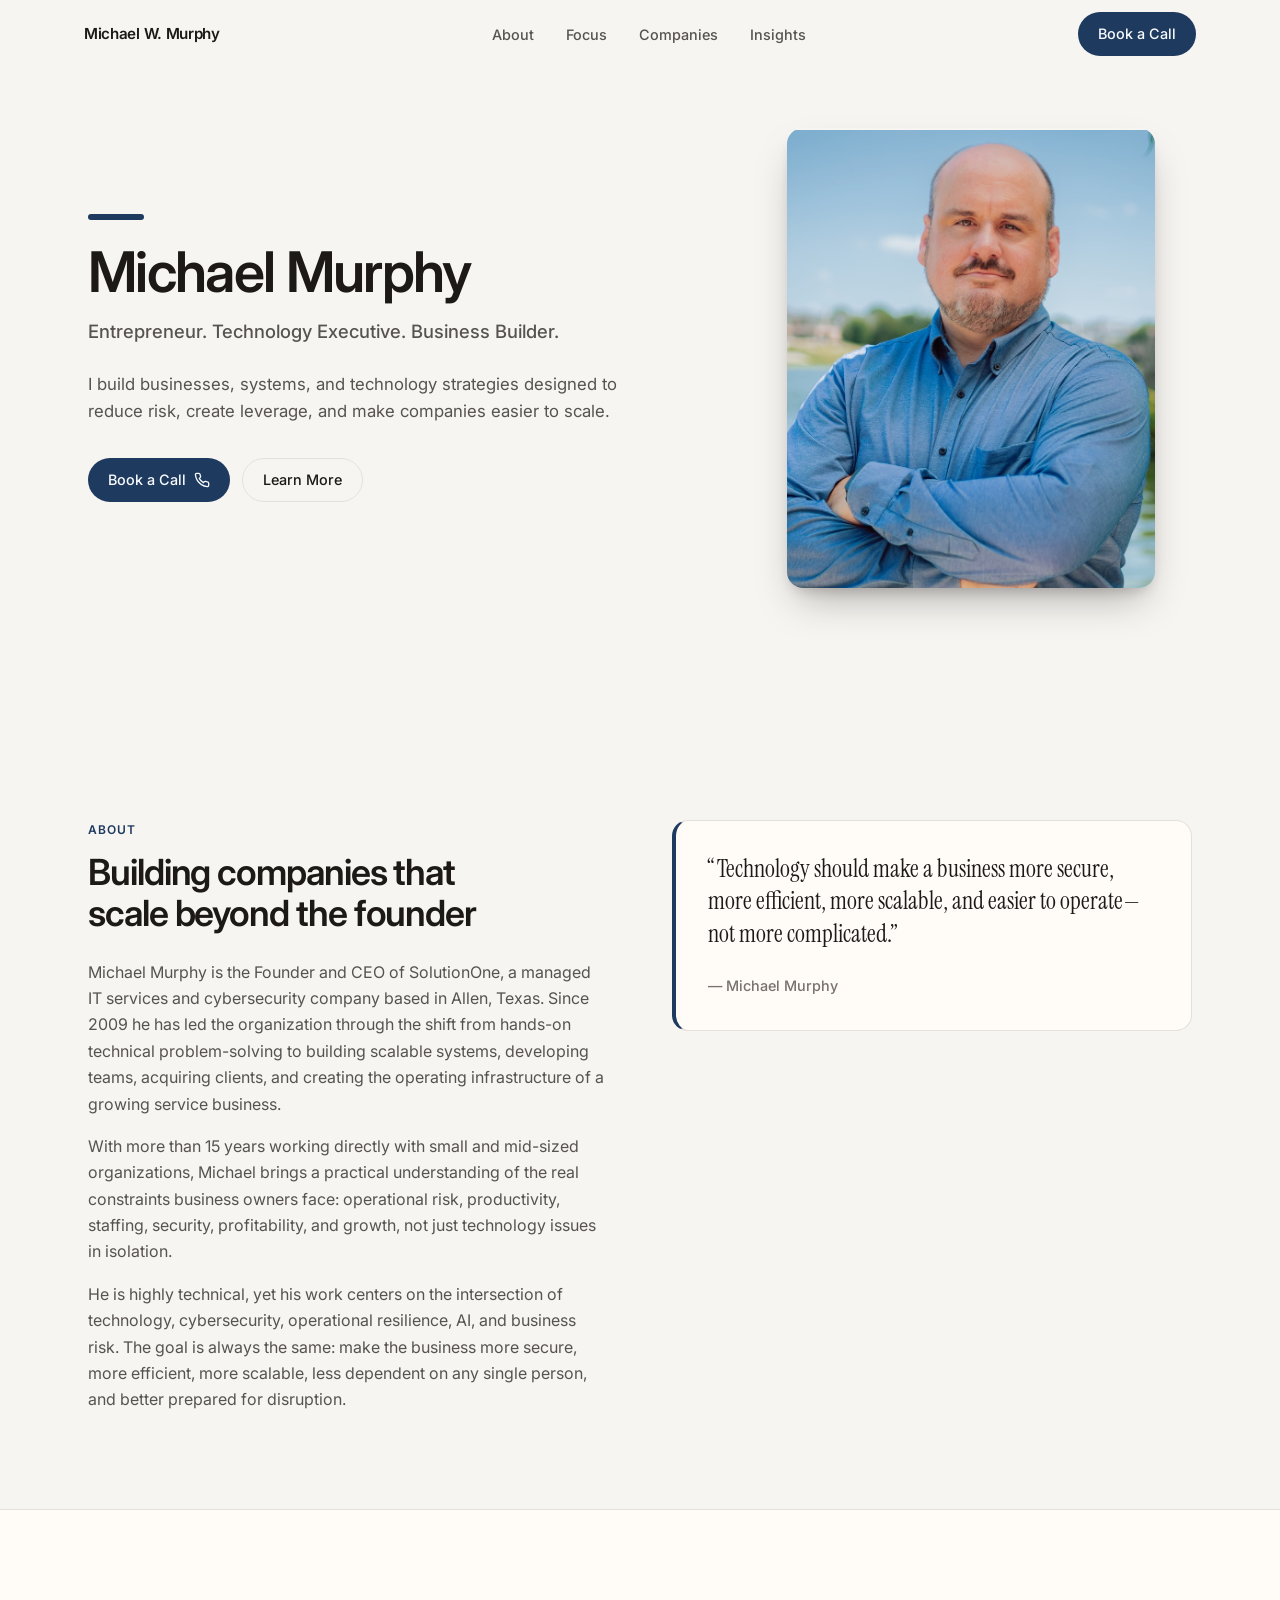
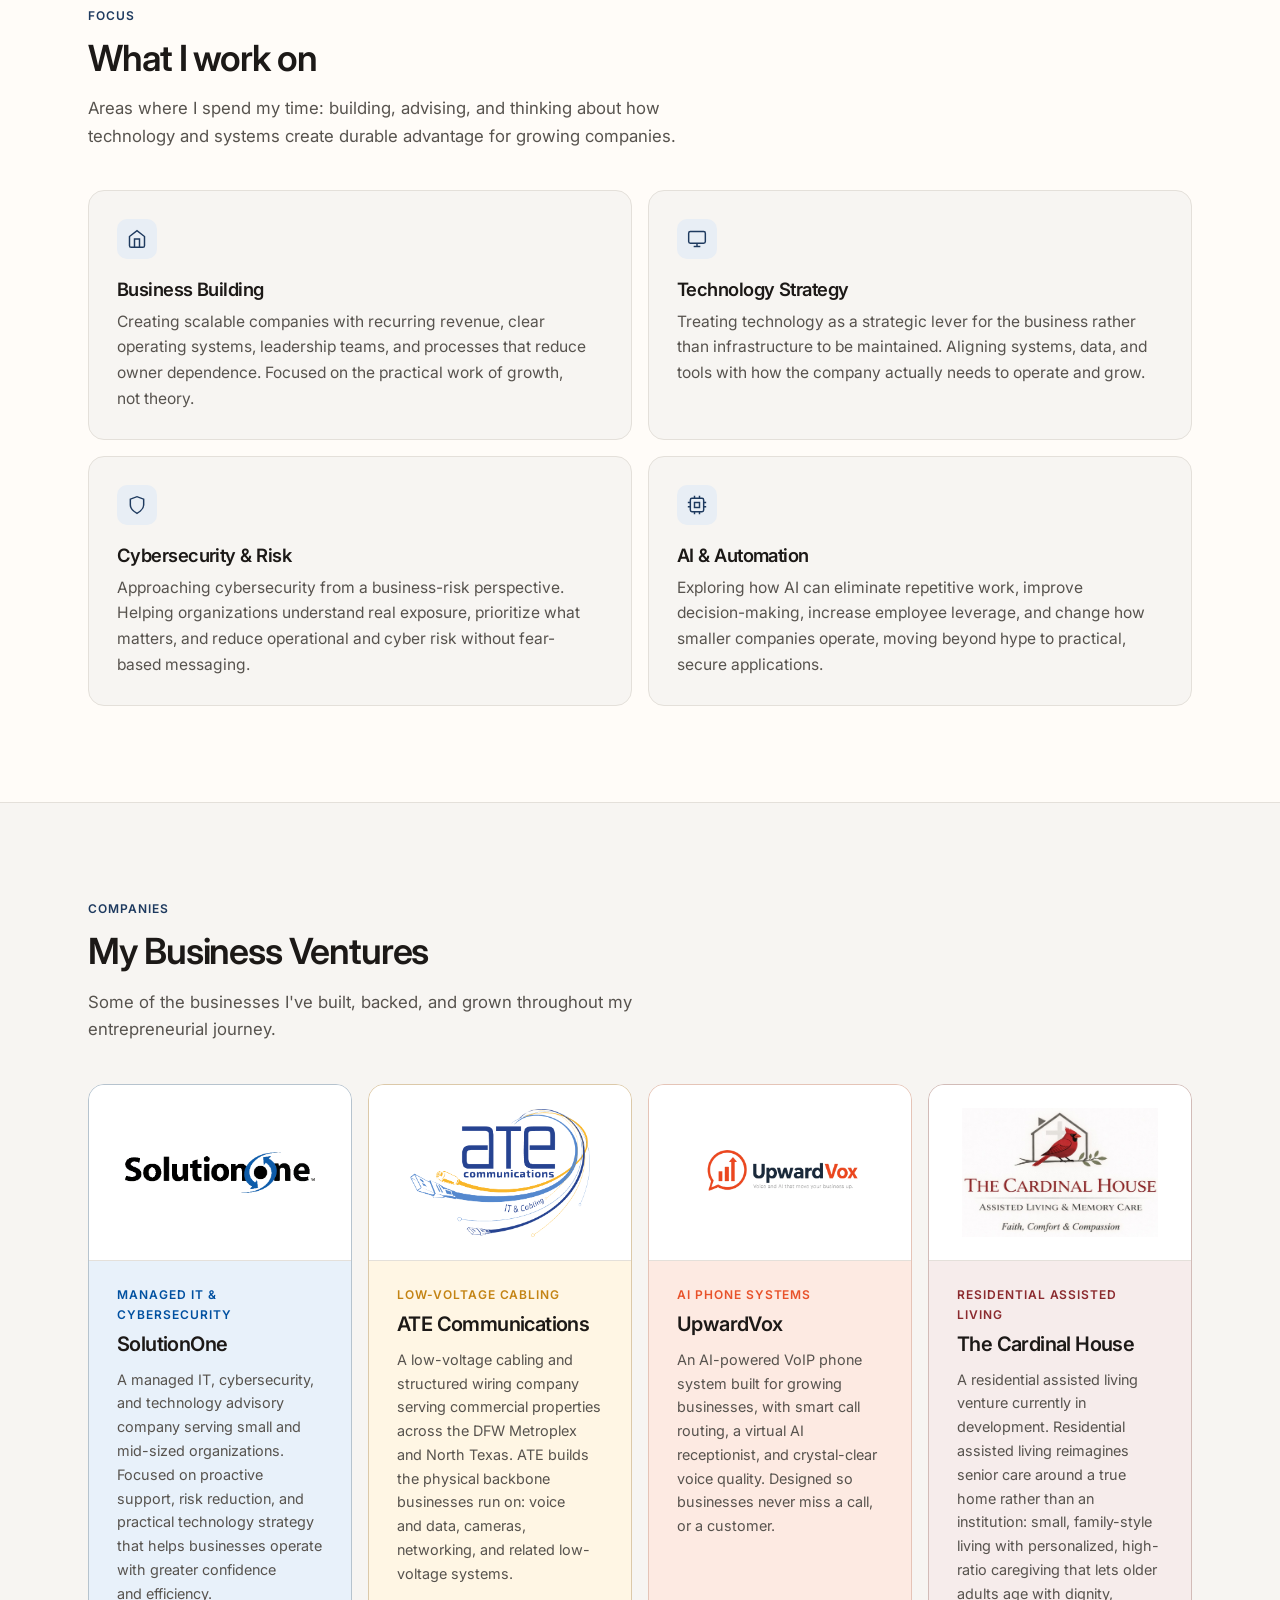
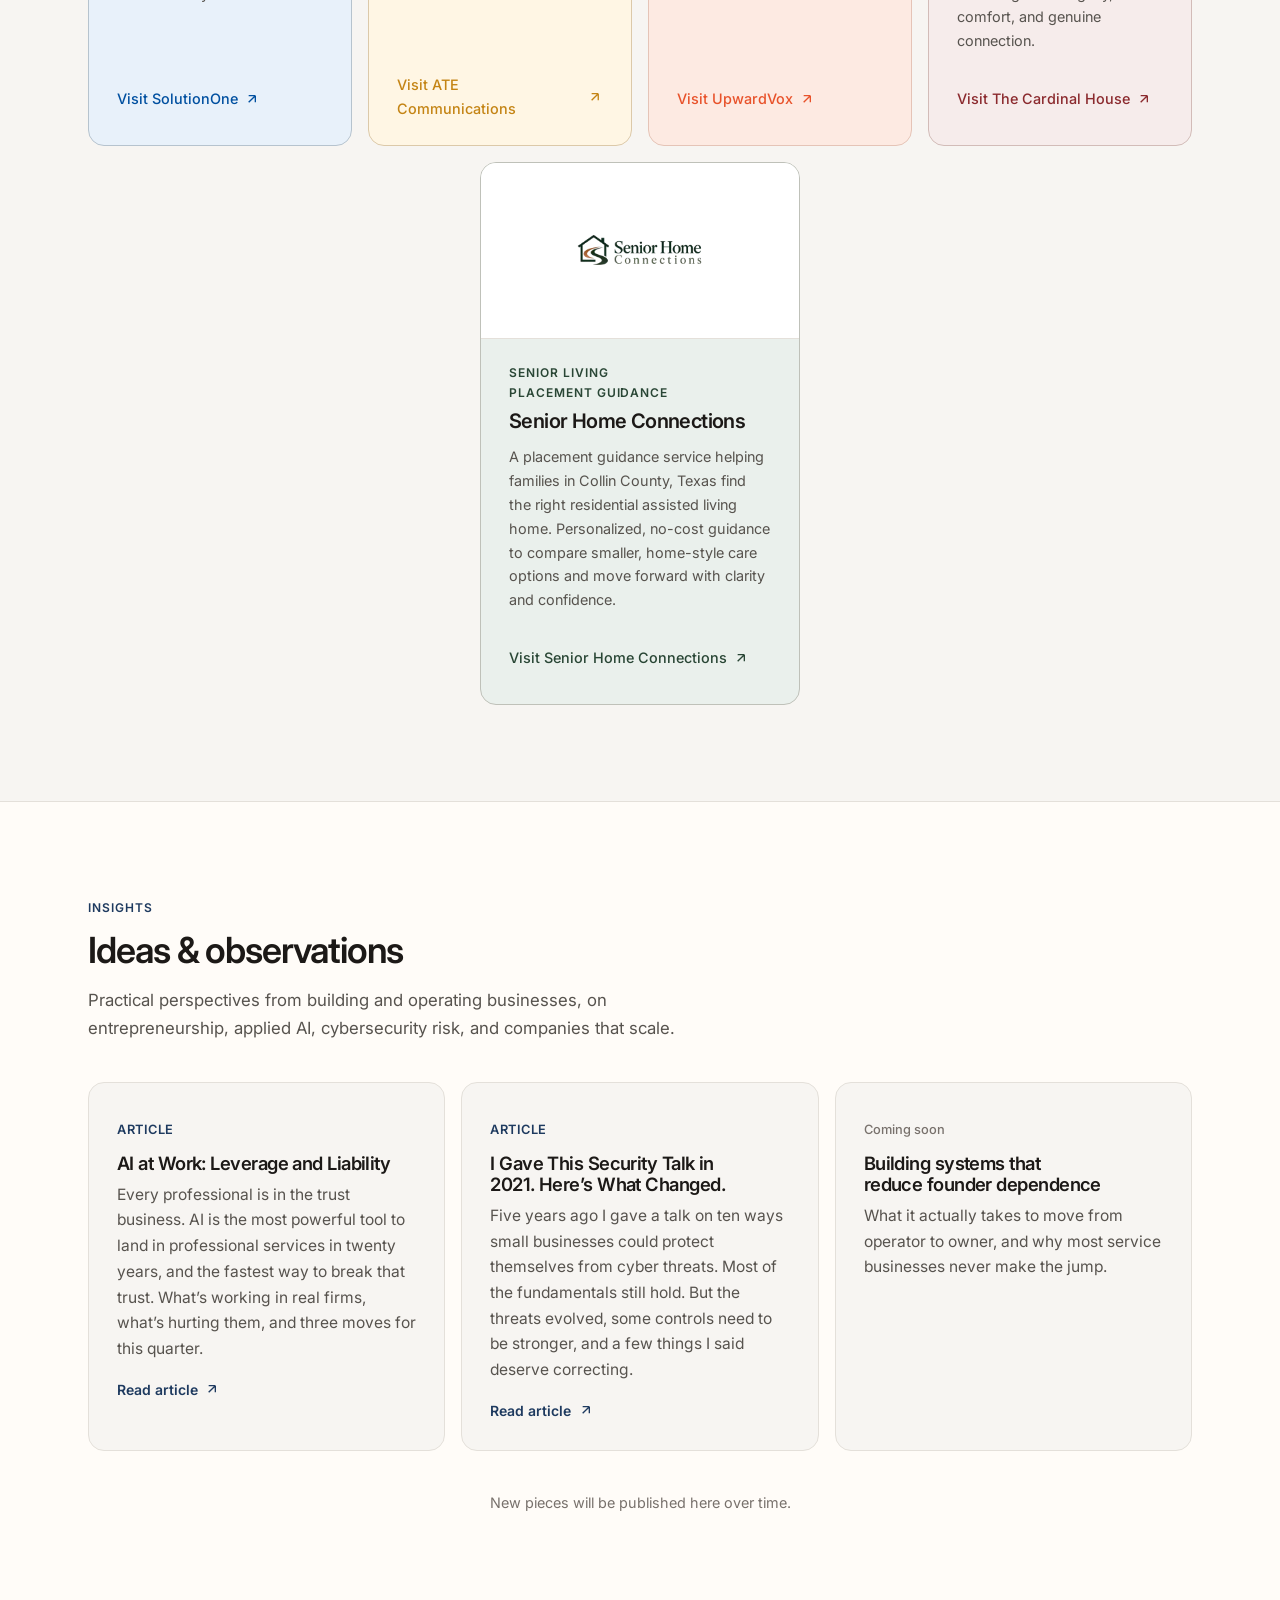
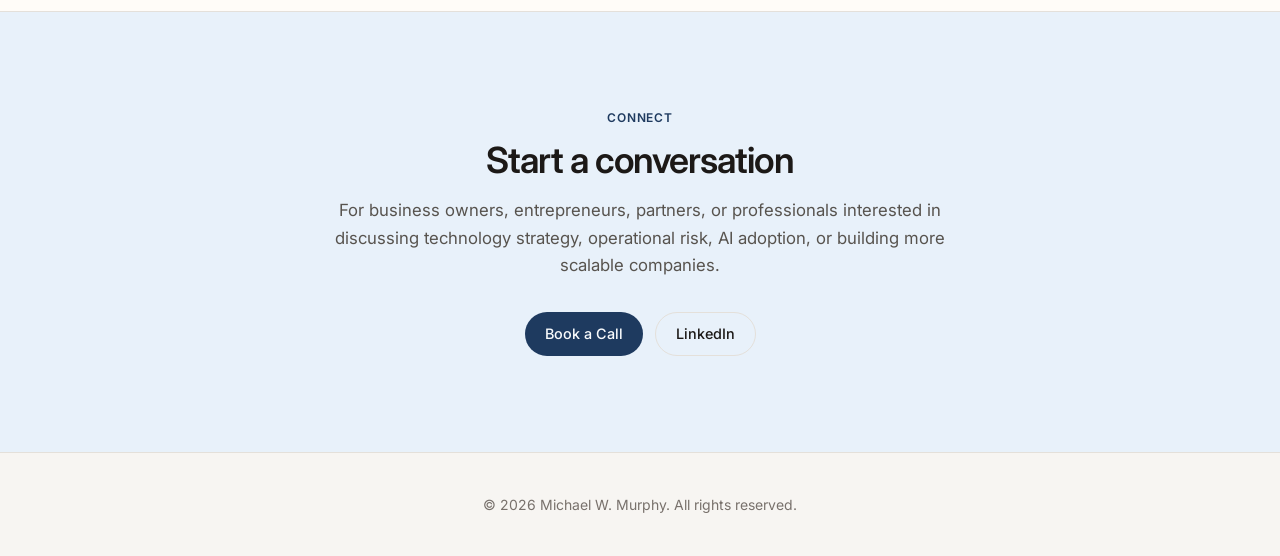
<file: index.html>
<!DOCTYPE html>
<html lang="en">
<head>
  <meta charset="utf-8" />
  <meta name="viewport" content="width=device-width, initial-scale=1" />
  <title>Michael Murphy</title>
  <meta name="description" content="Michael Murphy is an entrepreneur, technology executive, and business builder. Founder & CEO of SolutionOne." />
  <meta name="theme-color" content="#f7f5f2" />
  <link rel="icon" type="image/svg+xml" href="favicon.svg" />
  <link rel="preconnect" href="https://fonts.googleapis.com" />
  <link rel="preconnect" href="https://fonts.gstatic.com" crossorigin />
  <link href="https://fonts.googleapis.com/css2?family=Instrument+Serif:ital@0;1&family=Inter:wght@400;500;600;700&display=swap" rel="stylesheet" />
  <link rel="stylesheet" href="css/site.css" />
</head>
<body>
  <header class="nav" id="nav">
    <div class="nav-inner">
      <a href="#top" class="logo">Michael W. Murphy</a>
      <ul class="nav-links">
        <li><a href="#about">About</a></li>
        <li><a href="#work">Focus</a></li>
        <li><a href="#companies">Companies</a></li>
        <li><a href="#insights">Insights</a></li>
      </ul>
      <a class="btn btn-primary nav-cta-desktop" href="https://calendly.com/mwmurphy/phone" target="_blank" rel="noopener noreferrer">Book a Call</a>
      <button class="menu-btn" id="menuBtn" type="button" aria-label="Open menu" aria-expanded="false">
        <svg width="24" height="24" viewBox="0 0 24 24" fill="none" stroke="currentColor" stroke-width="2"><path d="M4 6h16M4 12h16M4 18h16"/></svg>
      </button>
    </div>
  </header>
  <div class="mobile-menu" id="mobileMenu">
    <a href="#about">About</a>
    <a href="#work">Focus</a>
    <a href="#companies">Companies</a>
    <a href="#insights">Insights</a>
    <a href="https://calendly.com/mwmurphy/phone" target="_blank" rel="noopener noreferrer">Book a Call</a>
  </div>

  <main id="top">
    <section class="hero">
      <div>
        <div class="bar hero-stagger"></div>
        <h1 class="hero-stagger">Michael Murphy</h1>
        <p class="tag hero-stagger">Entrepreneur. Technology Executive. Business Builder.</p>
        <p class="lede hero-stagger">I build businesses, systems, and technology strategies designed to reduce risk, create leverage, and make companies easier to scale.</p>
        <div class="actions hero-stagger">
          <a class="btn btn-primary" href="https://calendly.com/mwmurphy/phone" target="_blank" rel="noopener noreferrer">
            Book a Call
            <svg width="16" height="16" viewBox="0 0 24 24" fill="none" stroke="currentColor" stroke-width="2"><path d="M22 16.92v3a2 2 0 0 1-2.18 2 19.79 19.79 0 0 1-8.63-3.07 19.5 19.5 0 0 1-6-6 19.79 19.79 0 0 1-3.07-8.67A2 2 0 0 1 4.11 2h3a2 2 0 0 1 2 1.72c.13.81.36 1.6.7 2.34a2 2 0 0 1-.45 2.11L8.09 9.91a16 16 0 0 0 6 6l1.27-1.27a2 2 0 0 1 2.11-.45c.74.34 1.53.57 2.34.7A2 2 0 0 1 22 16.92z"/></svg>
          </a>
          <a class="btn btn-outline" href="#about">Learn More</a>
        </div>
      </div>
      <div class="portrait">
        <img src="michael-murphy.jpg" width="800" height="1088" alt="Michael Murphy, entrepreneur and technology executive" />
      </div>
    </section>

    <section class="section" id="about">
      <div class="wrap about-grid">
        <div>
          <p class="label">About</p>
          <h2>Building companies that scale beyond the founder</h2>
          <div class="about-copy">
            <p>Michael Murphy is the Founder and CEO of SolutionOne, a managed IT services and cybersecurity company based in Allen, Texas. Since 2009 he has led the organization through the shift from hands-on technical problem-solving to building scalable systems, developing teams, acquiring clients, and creating the operating infrastructure of a growing service business.</p>
            <p>With more than 15 years working directly with small and mid-sized organizations, Michael brings a practical understanding of the real constraints business owners face: operational risk, productivity, staffing, security, profitability, and growth, not just technology issues in isolation.</p>
            <p>He is highly technical, yet his work centers on the intersection of technology, cybersecurity, operational resilience, AI, and business risk. The goal is always the same: make the business more secure, more efficient, more scalable, less dependent on any single person, and better prepared for disruption.</p>
          </div>
        </div>
        <blockquote class="quote">
          <p>“Technology should make a business more secure, more efficient, more scalable, and easier to operate—not more complicated.”</p>
          <footer>— Michael Murphy</footer>
        </blockquote>
      </div>
    </section>

    <section class="section band" id="work">
      <div class="wrap">
        <p class="label">Focus</p>
        <h2>What I work on</h2>
        <p class="intro">Areas where I spend my time: building, advising, and thinking about how technology and systems create durable advantage for growing companies.</p>
        <div class="focus-grid">
          <article class="card">
            <div class="icon"><svg width="20" height="20" viewBox="0 0 24 24" fill="none" stroke="currentColor" stroke-width="1.75"><path d="M3 9l9-7 9 7v11a2 2 0 0 1-2 2H5a2 2 0 0 1-2-2z"/><polyline points="9 22 9 12 15 12 15 22"/></svg></div>
            <h3>Business Building</h3>
            <p>Creating scalable companies with recurring revenue, clear operating systems, leadership teams, and processes that reduce owner dependence. Focused on the practical work of growth, not theory.</p>
          </article>
          <article class="card">
            <div class="icon"><svg width="20" height="20" viewBox="0 0 24 24" fill="none" stroke="currentColor" stroke-width="1.75"><rect x="2" y="3" width="20" height="14" rx="2"/><line x1="8" y1="21" x2="16" y2="21"/><line x1="12" y1="17" x2="12" y2="21"/></svg></div>
            <h3>Technology Strategy</h3>
            <p>Treating technology as a strategic lever for the business rather than infrastructure to be maintained. Aligning systems, data, and tools with how the company actually needs to operate and grow.</p>
          </article>
          <article class="card">
            <div class="icon"><svg width="20" height="20" viewBox="0 0 24 24" fill="none" stroke="currentColor" stroke-width="1.75"><path d="M12 22s8-4 8-10V5l-8-3-8 3v7c0 6 8 10 8 10z"/></svg></div>
            <h3>Cybersecurity & Risk</h3>
            <p>Approaching cybersecurity from a business-risk perspective. Helping organizations understand real exposure, prioritize what matters, and reduce operational and cyber risk without fear-based messaging.</p>
          </article>
          <article class="card">
            <div class="icon"><svg width="20" height="20" viewBox="0 0 24 24" fill="none" stroke="currentColor" stroke-width="1.75"><rect x="4" y="4" width="16" height="16" rx="2"/><rect x="9" y="9" width="6" height="6"/><path d="M9 1v3M15 1v3M9 20v3M15 20v3M20 9h3M20 14h3M1 9h3M1 14h3"/></svg></div>
            <h3>AI & Automation</h3>
            <p>Exploring how AI can eliminate repetitive work, improve decision-making, increase employee leverage, and change how smaller companies operate, moving beyond hype to practical, secure applications.</p>
          </article>
        </div>
      </div>
    </section>

    <section class="section" id="companies">
      <div class="wrap">
        <p class="label">Companies</p>
        <h2>My Business Ventures</h2>
        <p class="intro">Some of the businesses I've built, backed, and grown throughout my entrepreneurial journey.</p>
        <div class="company-grid">
          <article class="venture so">
            <div class="venture-logo"><img src="logos/solutionone.png" alt="SolutionOne logo" /></div>
            <div class="venture-body">
              <p class="kind">Managed IT & cybersecurity</p>
              <h3>SolutionOne</h3>
              <p>A managed IT, cybersecurity, and technology advisory company serving small and mid-sized organizations. Focused on proactive support, risk reduction, and practical technology strategy that helps businesses operate with greater confidence and efficiency.</p>
              <a class="ext" href="https://www.solutiononeinc.com" target="_blank" rel="noopener noreferrer">Visit SolutionOne <svg width="16" height="16" viewBox="0 0 24 24" fill="none" stroke="currentColor" stroke-width="2"><path d="M7 17L17 7M17 7H7M17 7V17"/></svg></a>
            </div>
          </article>
          <article class="venture ate">
            <div class="venture-logo"><img src="logos/ate.png" alt="ATE Communications logo" /></div>
            <div class="venture-body">
              <p class="kind">Low-voltage cabling</p>
              <h3>ATE Communications</h3>
              <p>A low-voltage cabling and structured wiring company serving commercial properties across the DFW Metroplex and North Texas. ATE builds the physical backbone businesses run on: voice and data, cameras, networking, and related low-voltage systems.</p>
              <a class="ext" href="https://ate-com.com" target="_blank" rel="noopener noreferrer">Visit ATE Communications <svg width="16" height="16" viewBox="0 0 24 24" fill="none" stroke="currentColor" stroke-width="2"><path d="M7 17L17 7M17 7H7M17 7V17"/></svg></a>
            </div>
          </article>
          <article class="venture uv">
            <div class="venture-logo"><img src="logos/upwardvox.webp" alt="UpwardVox logo" /></div>
            <div class="venture-body">
              <p class="kind">AI phone systems</p>
              <h3>UpwardVox</h3>
              <p>An AI-powered VoIP phone system built for growing businesses, with smart call routing, a virtual AI receptionist, and crystal-clear voice quality. Designed so businesses never miss a call, or a customer.</p>
              <a class="ext" href="https://upwardvox.com" target="_blank" rel="noopener noreferrer">Visit UpwardVox <svg width="16" height="16" viewBox="0 0 24 24" fill="none" stroke="currentColor" stroke-width="2"><path d="M7 17L17 7M17 7H7M17 7V17"/></svg></a>
            </div>
          </article>
          <article class="venture cardinal">
            <div class="venture-logo"><img src="logos/cardinal.jpg" alt="The Cardinal House logo" /></div>
            <div class="venture-body">
              <p class="kind">Residential assisted living</p>
              <h3>The Cardinal House</h3>
              <p>A residential assisted living venture currently in development. Residential assisted living reimagines senior care around a true home rather than an institution: small, family-style living with personalized, high-ratio caregiving that lets older adults age with dignity, comfort, and genuine connection.</p>
              <a class="ext" href="https://cardinalhouseassistedliving.com" target="_blank" rel="noopener noreferrer">Visit The Cardinal House <svg width="16" height="16" viewBox="0 0 24 24" fill="none" stroke="currentColor" stroke-width="2"><path d="M7 17L17 7M17 7H7M17 7V17"/></svg></a>
            </div>
          </article>
          <article class="venture shc">
            <div class="venture-logo"><img src="logos/seniorhomeconnections.webp" alt="Senior Home Connections logo" /></div>
            <div class="venture-body">
              <p class="kind">Senior living placement guidance</p>
              <h3>Senior Home Connections</h3>
              <p>A placement guidance service helping families in Collin County, Texas find the right residential assisted living home. Personalized, no-cost guidance to compare smaller, home-style care options and move forward with clarity and confidence.</p>
              <a class="ext" href="https://seniorhomeconnections.com" target="_blank" rel="noopener noreferrer">Visit Senior Home Connections <svg width="16" height="16" viewBox="0 0 24 24" fill="none" stroke="currentColor" stroke-width="2"><path d="M7 17L17 7M17 7H7M17 7V17"/></svg></a>
            </div>
          </article>
        </div>
      </div>
    </section>

    <section class="section band" id="insights">
      <div class="wrap">
        <p class="label">Insights</p>
        <h2>Ideas & observations</h2>
        <p class="intro">Practical perspectives from building and operating businesses, on entrepreneurship, applied AI, cybersecurity risk, and companies that scale.</p>
        <div class="insight-grid">
          <a class="card insight insight-published" href="insights/ai-at-work-leverage-and-liability.html">
            <p class="meta">Article</p>
            <h3>AI at Work: Leverage and Liability</h3>
            <p>Every professional is in the trust business. AI is the most powerful tool to land in professional services in twenty years, and the fastest way to break that trust. What’s working in real firms, what’s hurting them, and three moves for this quarter.</p>
            <span class="read-link">Read article <svg width="16" height="16" viewBox="0 0 24 24" fill="none" stroke="currentColor" stroke-width="2"><path d="M7 17L17 7M17 7H7M17 7V17"/></svg></span>
          </a>
          <a class="card insight insight-published" href="insights/i-gave-this-security-talk-in-2021.html">
            <p class="meta">Article</p>
            <h3>I Gave This Security Talk in 2021. Here’s What Changed.</h3>
            <p>Five years ago I gave a talk on ten ways small businesses could protect themselves from cyber threats. Most of the fundamentals still hold. But the threats evolved, some controls need to be stronger, and a few things I said deserve correcting.</p>
            <span class="read-link">Read article <svg width="16" height="16" viewBox="0 0 24 24" fill="none" stroke="currentColor" stroke-width="2"><path d="M7 17L17 7M17 7H7M17 7V17"/></svg></span>
          </a>
          <article class="card insight">
            <p class="meta">Coming soon</p>
            <h3>Building systems that reduce founder dependence</h3>
            <p>What it actually takes to move from operator to owner, and why most service businesses never make the jump.</p>
          </article>
        </div>
        <p class="note">New pieces will be published here over time.</p>
      </div>
    </section>

    <section class="section connect" id="connect">
      <div class="wrap">
        <p class="label">Connect</p>
        <h2>Start a conversation</h2>
        <p class="intro">For business owners, entrepreneurs, partners, or professionals interested in discussing technology strategy, operational risk, AI adoption, or building more scalable companies.</p>
        <div class="actions">
          <a class="btn btn-primary" href="https://calendly.com/mwmurphy/phone" target="_blank" rel="noopener noreferrer">Book a Call</a>
          <a class="btn btn-outline" href="https://www.linkedin.com/in/michaelwmurphy/" target="_blank" rel="noopener noreferrer">LinkedIn</a>
        </div>
      </div>
    </section>
  </main>
  <footer class="footer">© <span id="year"></span> Michael W. Murphy. All rights reserved.</footer>
  <script src="js/site.js"></script>
</body>
</html>
</file>
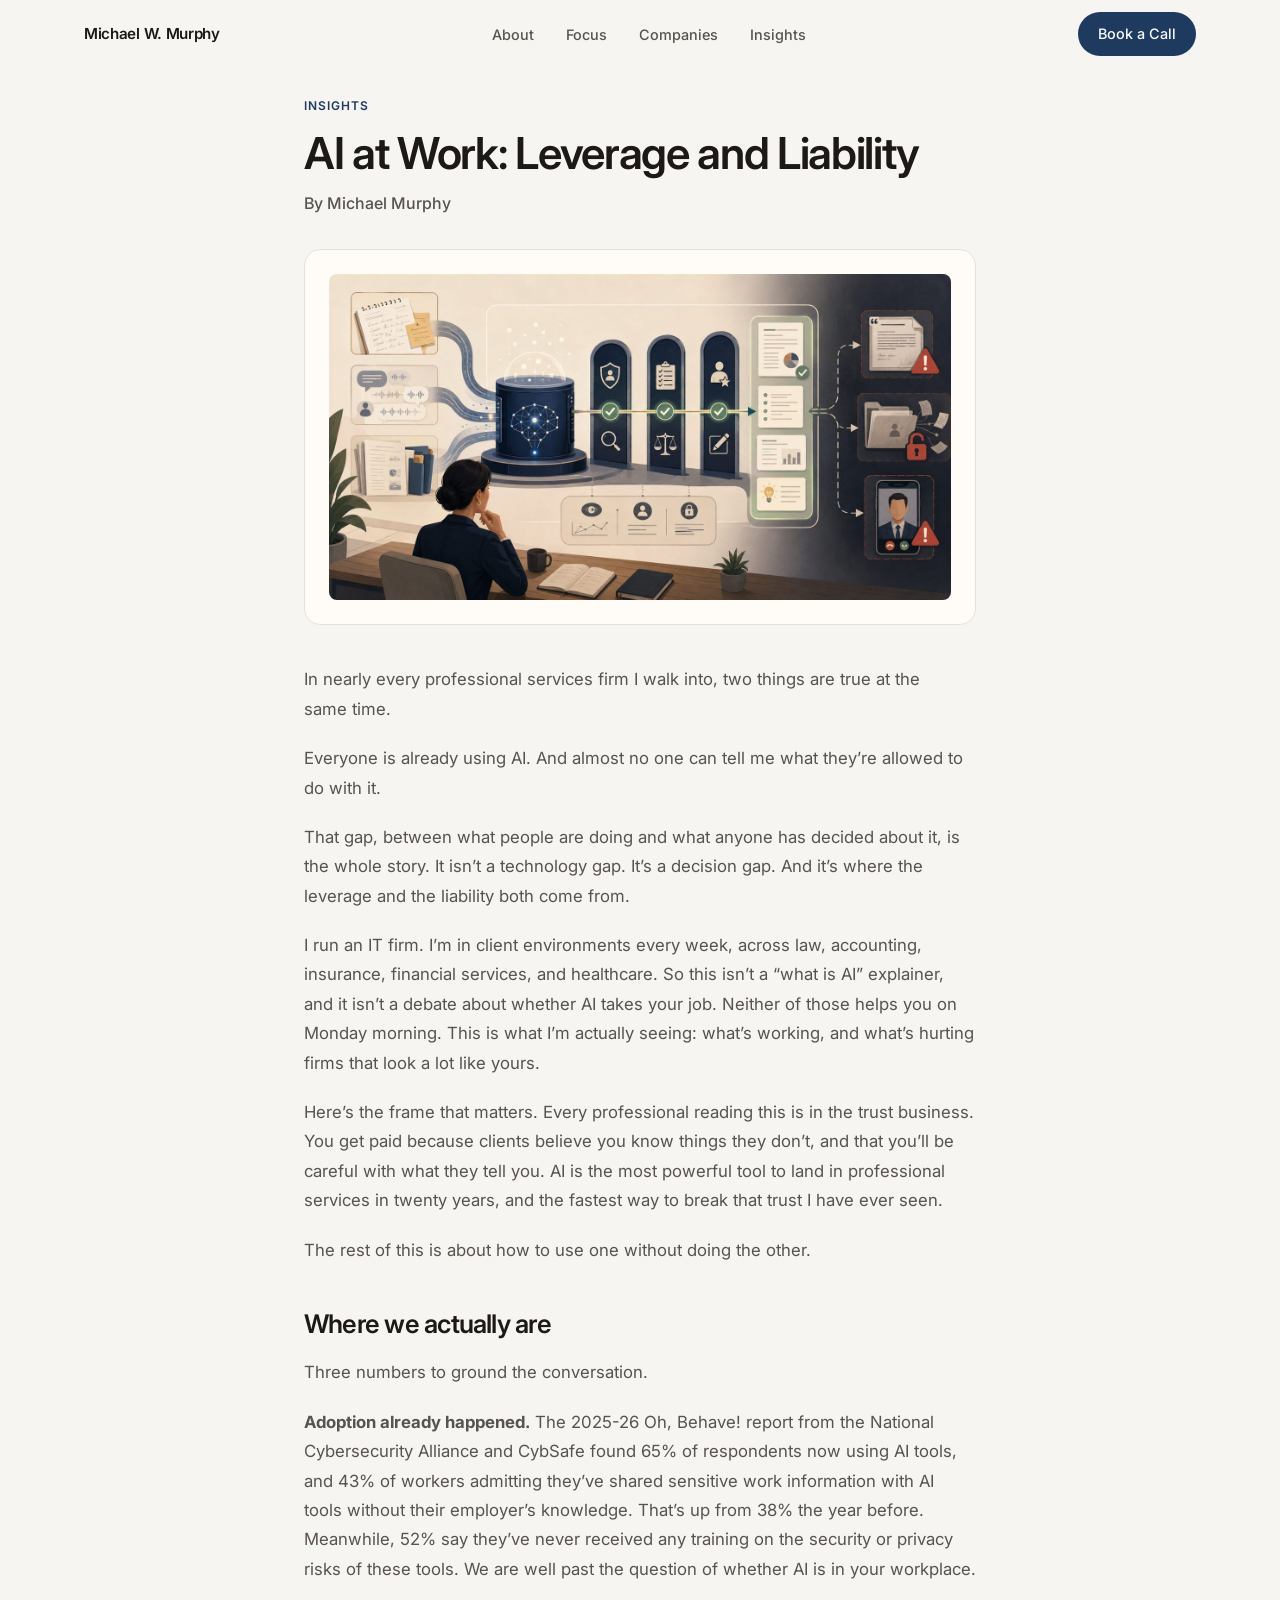
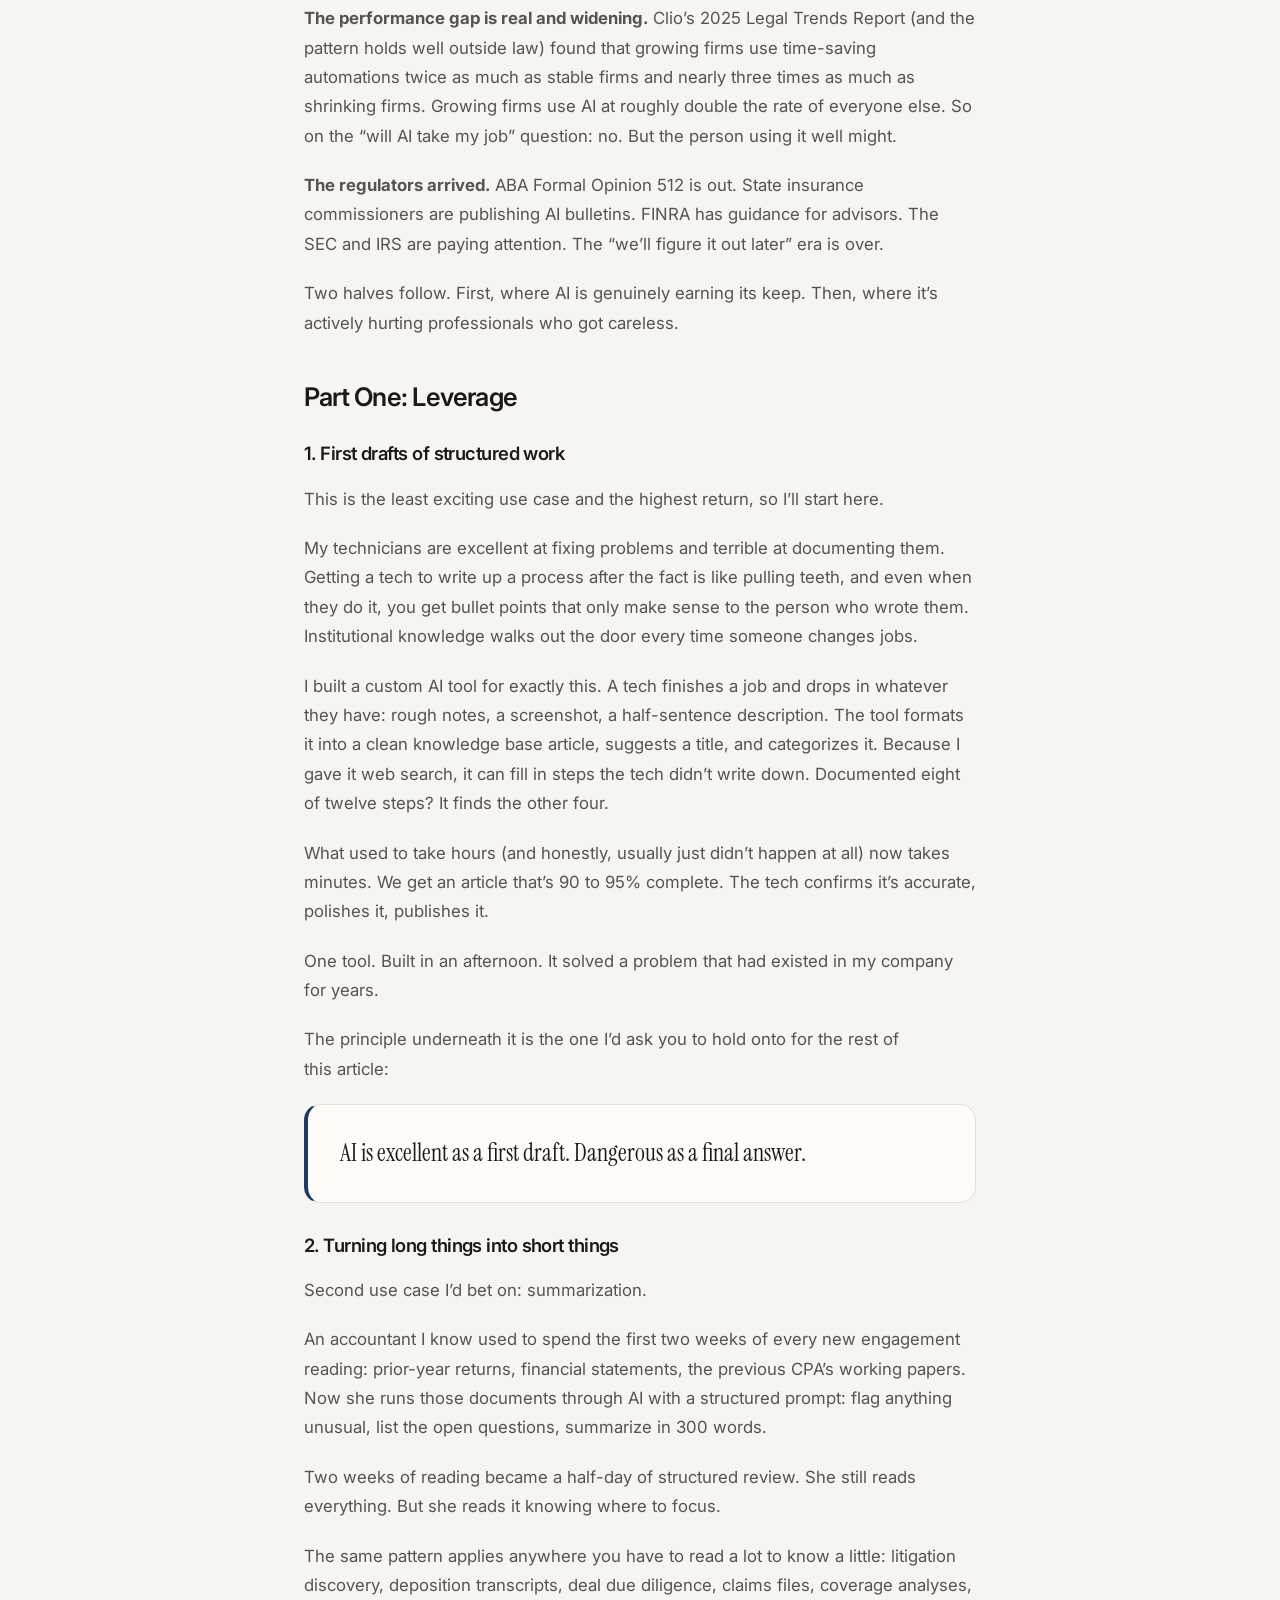
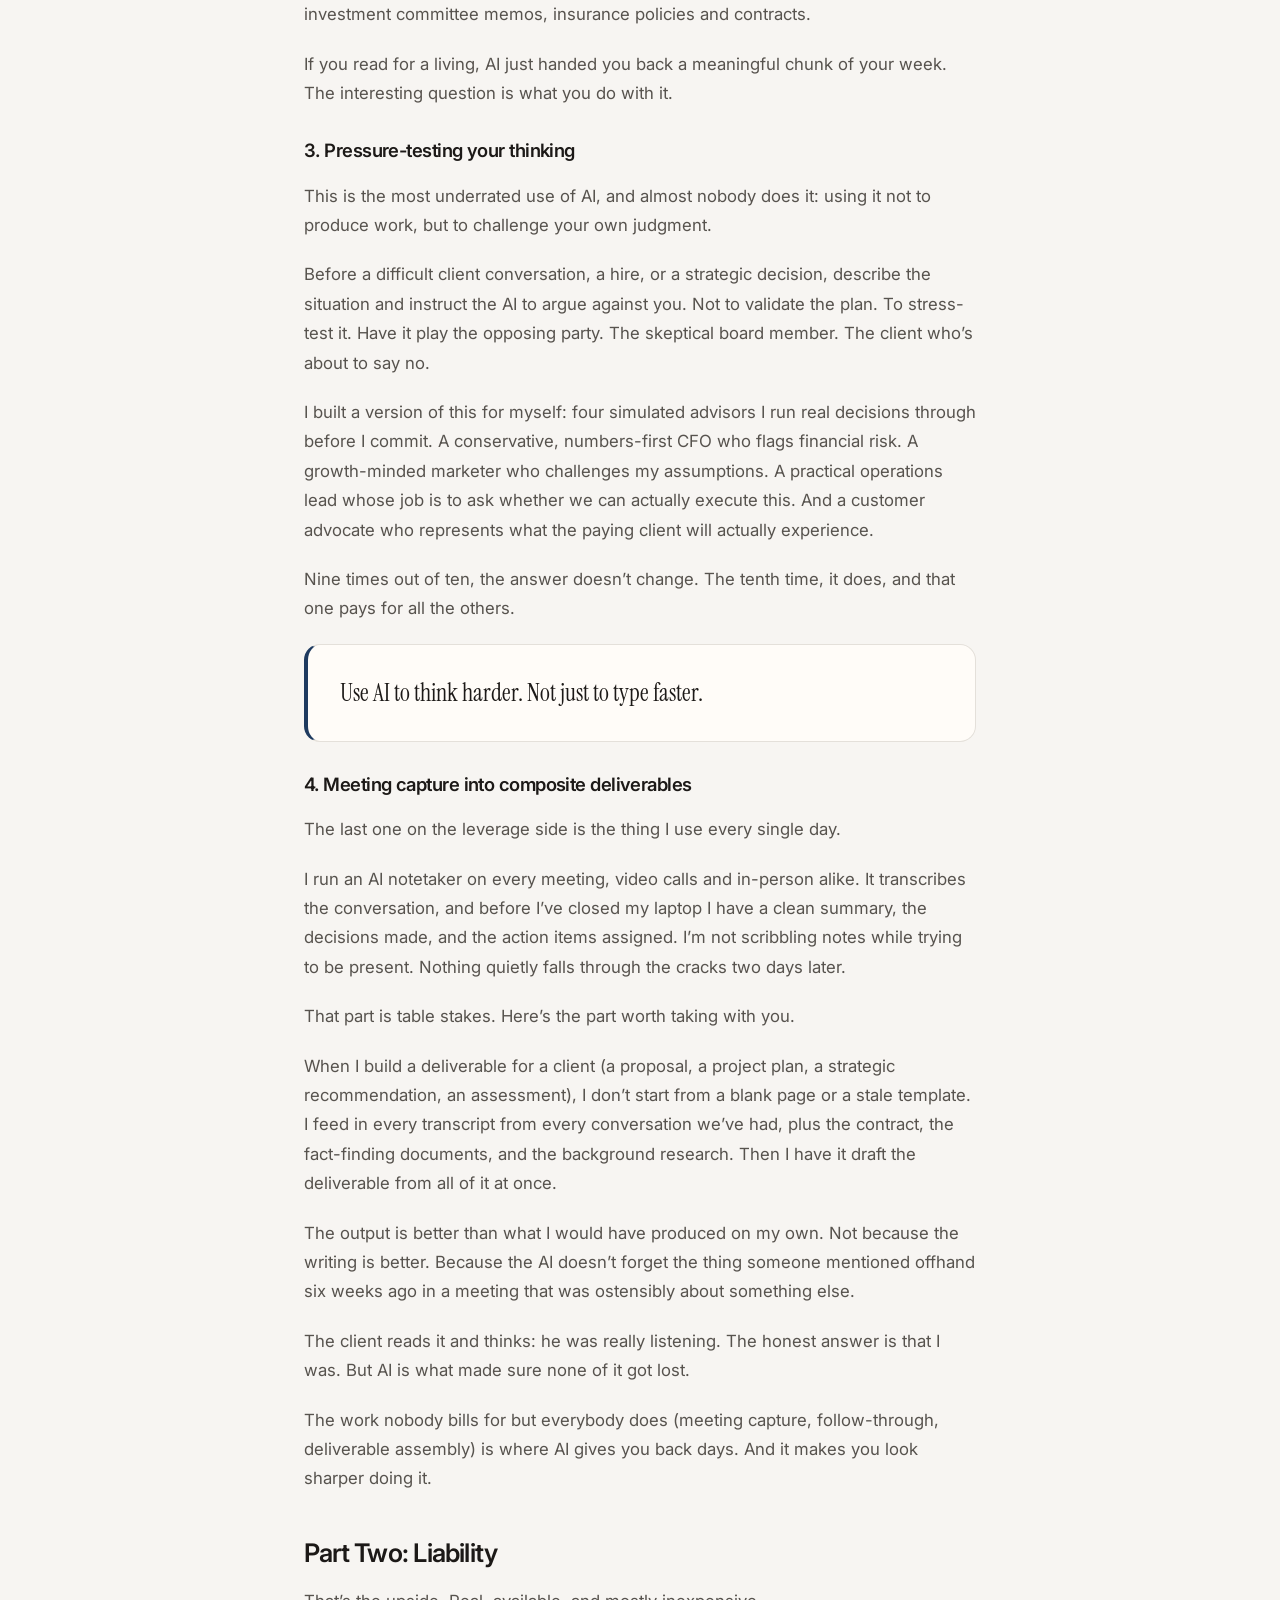
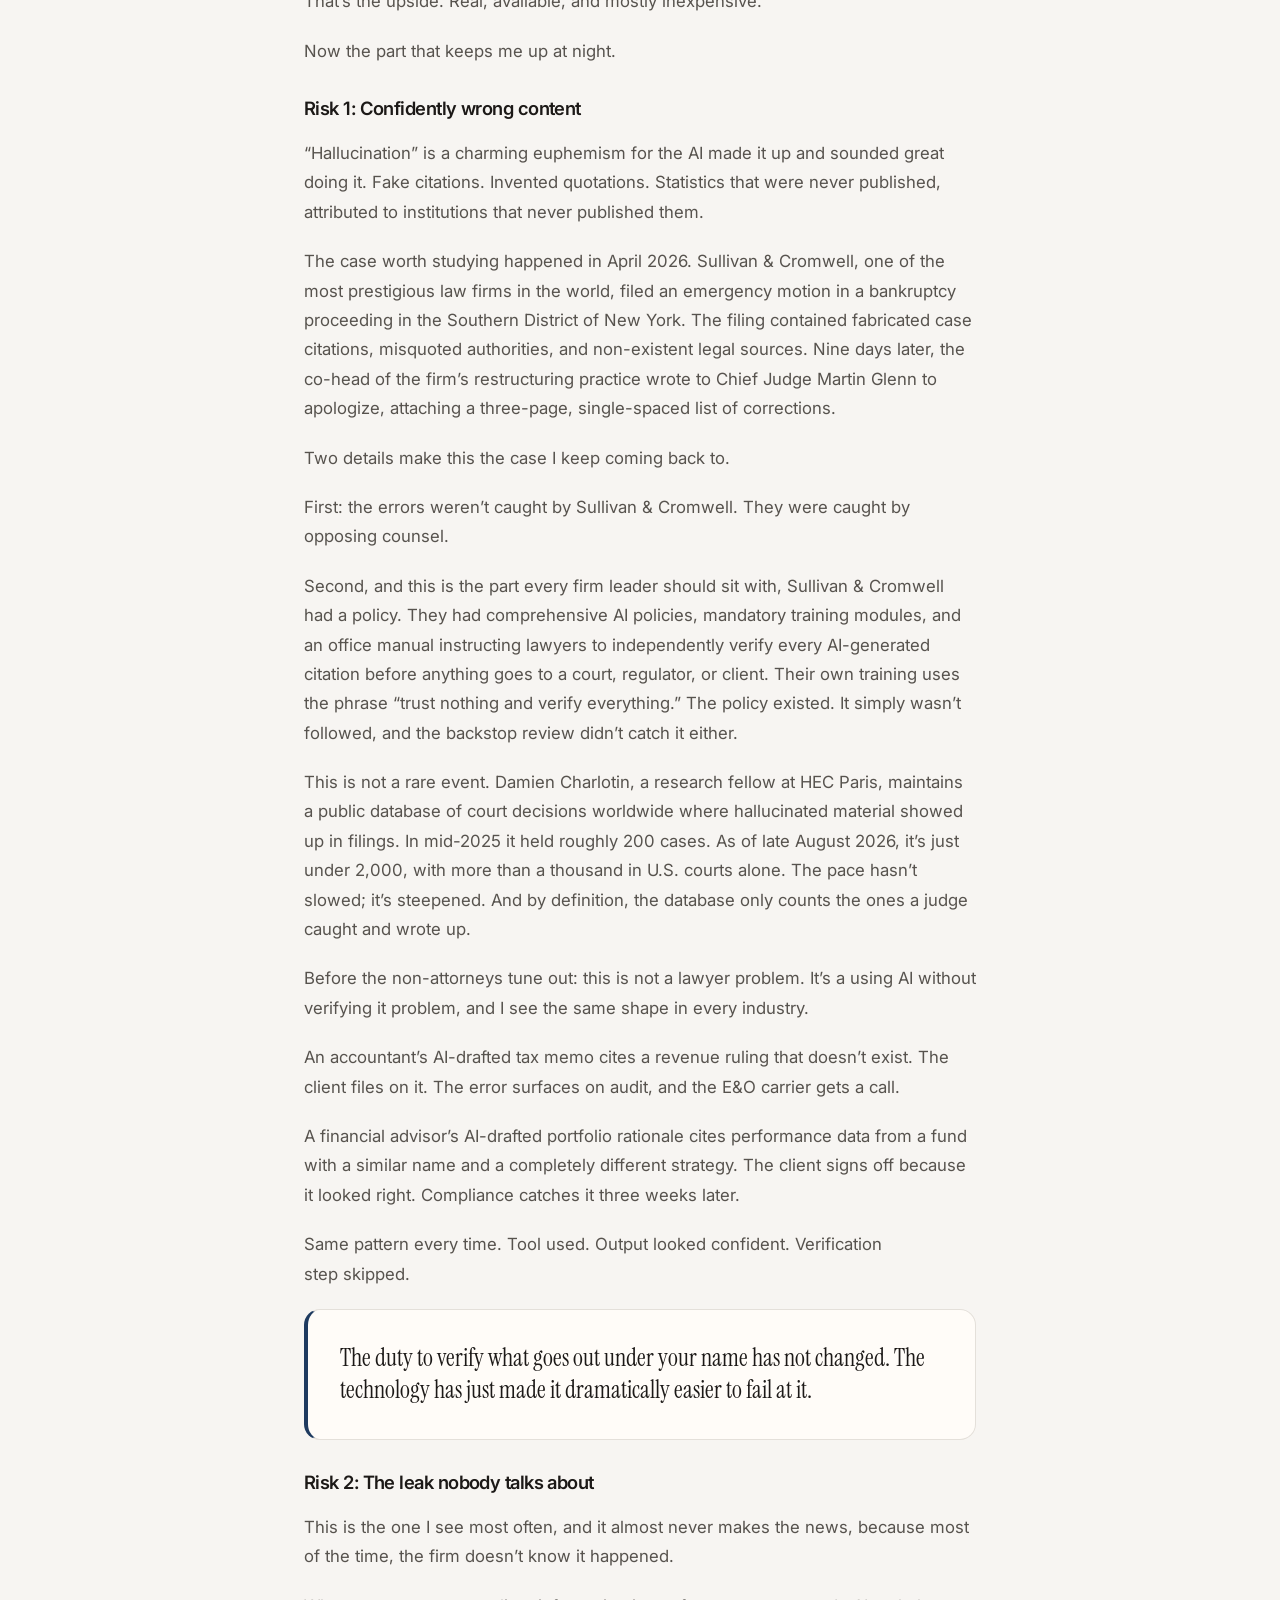
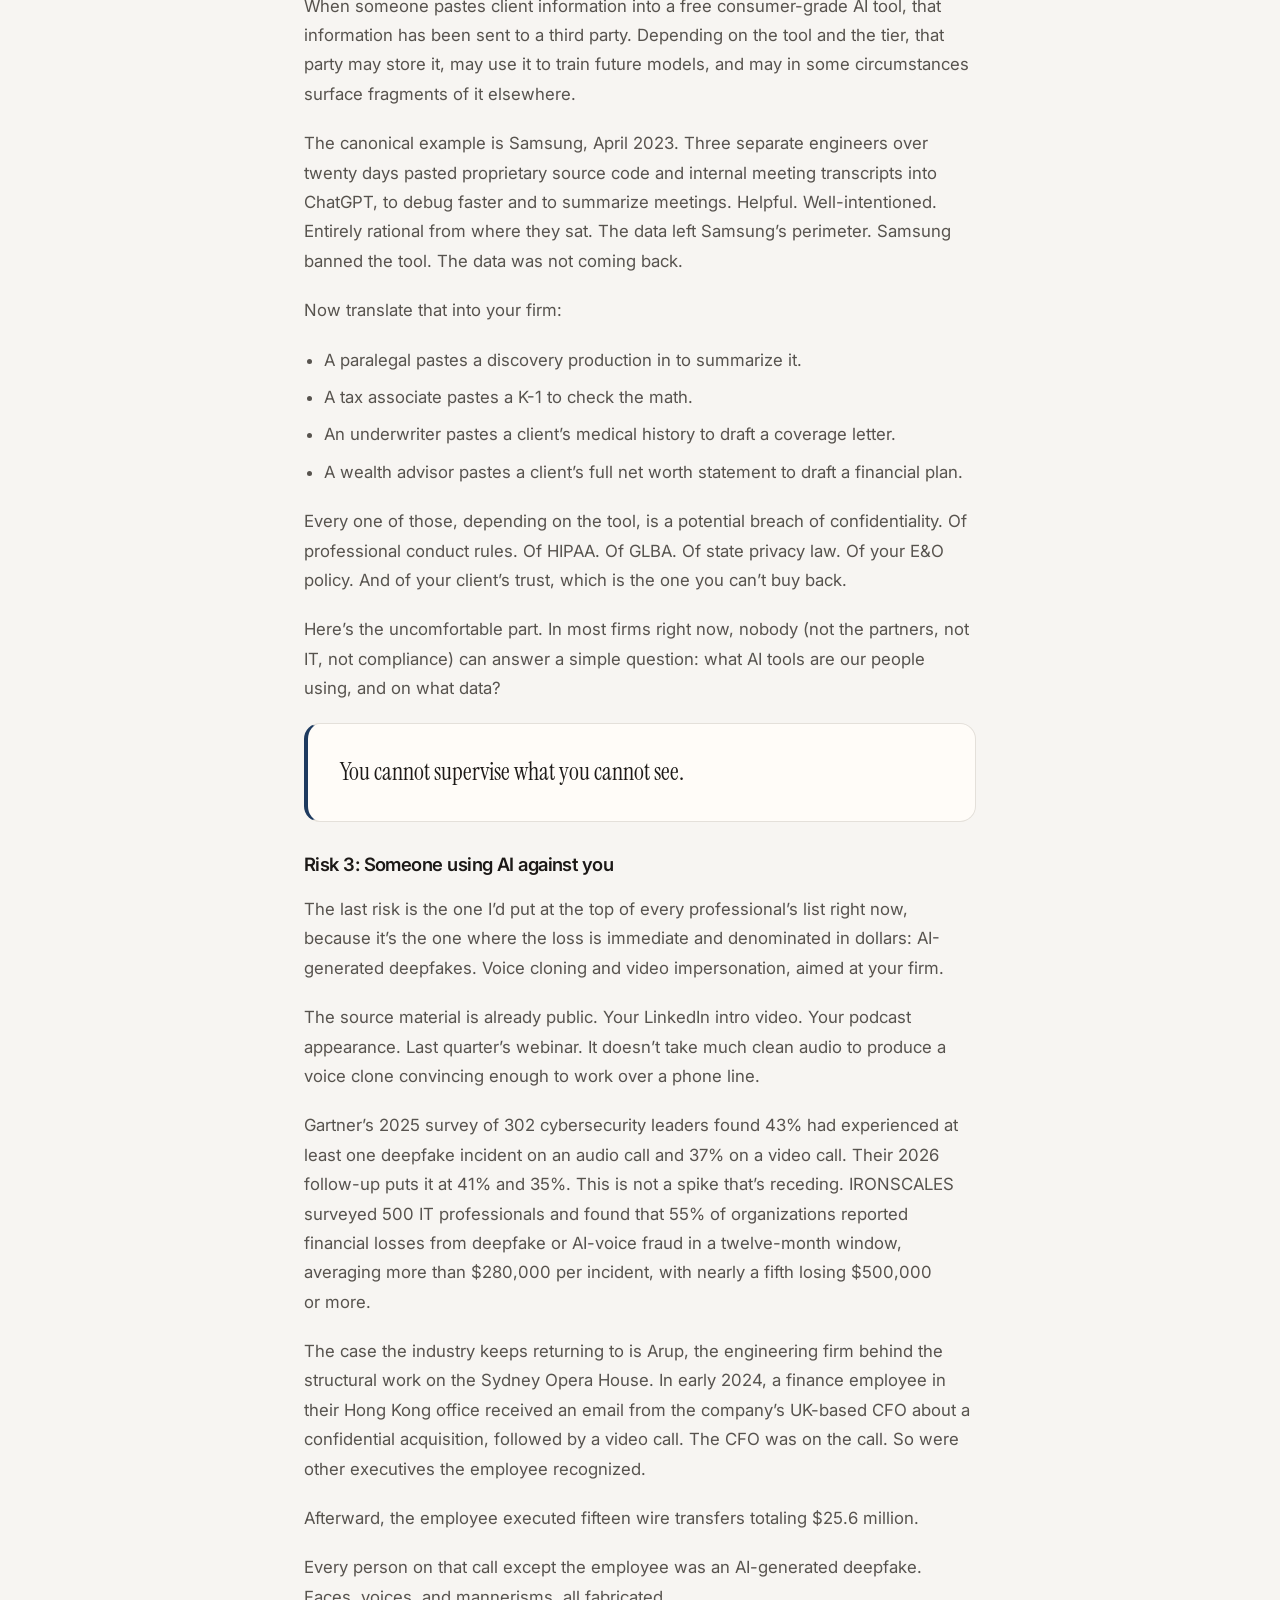
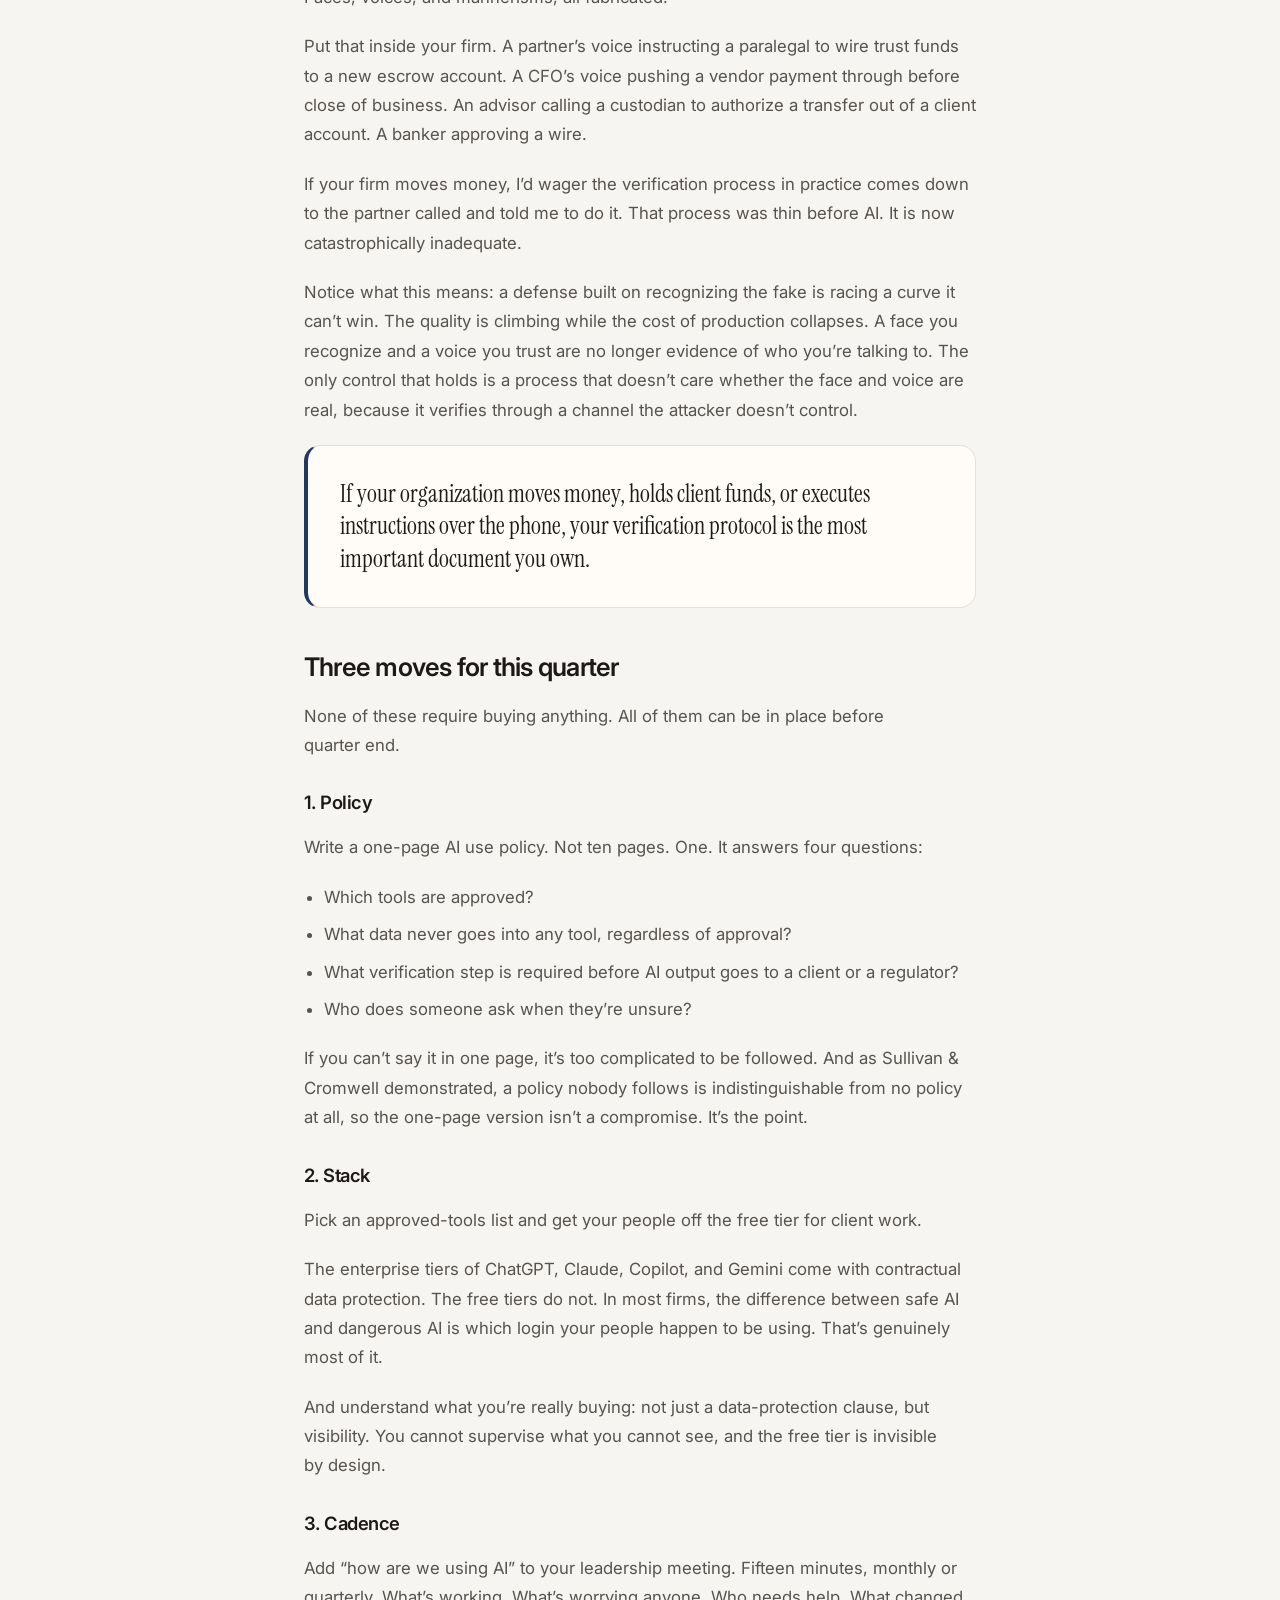
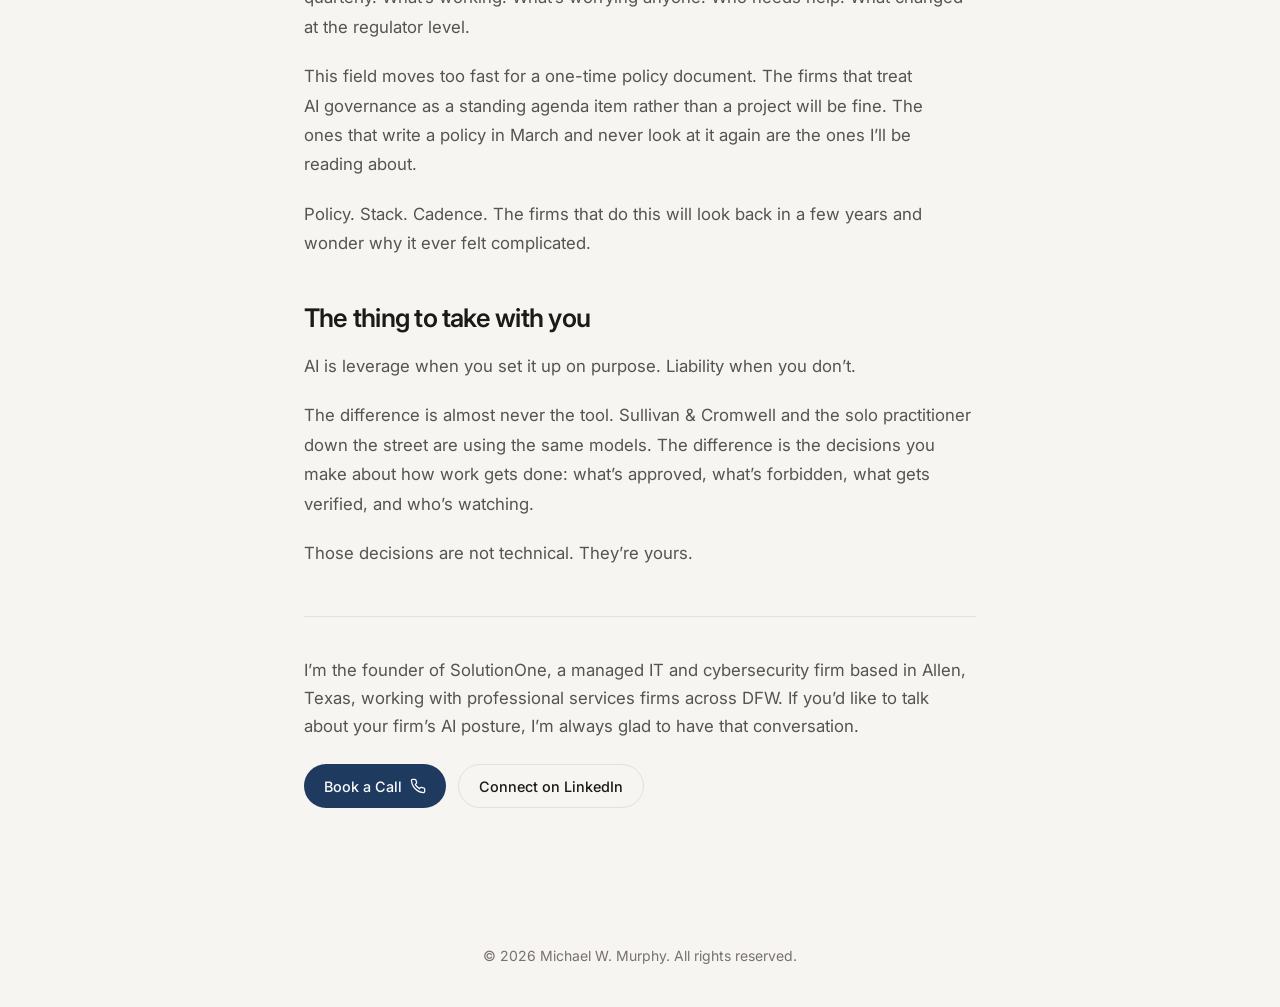
<file: insights/ai-at-work-leverage-and-liability.html>
<!DOCTYPE html>
<html lang="en">
<head>
  <meta charset="utf-8" />
  <meta name="viewport" content="width=device-width, initial-scale=1" />
  <title>AI at Work: Leverage and Liability | Michael Murphy</title>
  <meta name="description" content="Every professional is in the trust business. AI is the most powerful tool to land in professional services in twenty years, and the fastest way to break that trust. What’s working in real firms, what’s hurting them, and three moves for this quarter." />
  <meta property="og:type" content="article" />
  <meta property="og:title" content="AI at Work: Leverage and Liability" />
  <meta property="og:description" content="Every professional is in the trust business. AI is the most powerful tool to land in professional services in twenty years, and the fastest way to break that trust. What’s working in real firms, what’s hurting them, and three moves for this quarter." />
  <meta property="og:image" content="https://michaelwmurphy.com/og.jpg" />
  <meta property="og:url" content="https://michaelwmurphy.com/insights/ai-at-work-leverage-and-liability.html" />
  <meta name="theme-color" content="#f7f5f2" />
  <link rel="icon" type="image/svg+xml" href="../favicon.svg" />
  <link rel="preconnect" href="https://fonts.googleapis.com" />
  <link rel="preconnect" href="https://fonts.gstatic.com" crossorigin />
  <link href="https://fonts.googleapis.com/css2?family=Instrument+Serif:ital@0;1&family=Inter:wght@400;500;600;700&display=swap" rel="stylesheet" />
  <link rel="stylesheet" href="../css/site.css" />
</head>
<body>
  <a class="skip-link" href="#article-main">Skip to content</a>
  <header class="nav" id="nav">
    <div class="nav-inner">
      <a href="../index.html#top" class="logo">Michael W. Murphy</a>
      <ul class="nav-links">
        <li><a href="../index.html#about">About</a></li>
        <li><a href="../index.html#work">Focus</a></li>
        <li><a href="../index.html#companies">Companies</a></li>
        <li><a href="../index.html#insights">Insights</a></li>
      </ul>
      <a class="btn btn-primary nav-cta-desktop" href="https://calendly.com/mwmurphy/phone" target="_blank" rel="noopener noreferrer">Book a Call</a>
      <button class="menu-btn" id="menuBtn" type="button" aria-label="Open menu" aria-expanded="false">
        <svg width="24" height="24" viewBox="0 0 24 24" fill="none" stroke="currentColor" stroke-width="2"><path d="M4 6h16M4 12h16M4 18h16"/></svg>
      </button>
    </div>
  </header>
  <div class="mobile-menu" id="mobileMenu">
    <a href="../index.html#about">About</a>
    <a href="../index.html#work">Focus</a>
    <a href="../index.html#companies">Companies</a>
    <a href="../index.html#insights">Insights</a>
    <a href="https://calendly.com/mwmurphy/phone" target="_blank" rel="noopener noreferrer">Book a Call</a>
  </div>

  <main id="article-main">
    <article class="section">
      <div class="wrap article-wrap">
        <p class="label">Insights</p>
        <h1>AI at Work: Leverage and Liability</h1>
        <p class="byline">By Michael Murphy</p>

        <div class="article-hero wide">
          <img src="../images/ai-at-work-hero.jpg" alt="Illustration of a professional reviewing AI-assisted work: inputs like notes and documents flow into a central AI system gated by verification checkpoints, then split into outputs, some flagged with warnings for fabricated citations, exposed data, or deepfake calls" width="1440" height="756" />
        </div>

        <div class="article-body">
          <p>In nearly every professional services firm I walk into, two things are true at the same time.</p>
          <p>Everyone is already using AI. And almost no one can tell me what they’re allowed to do with it.</p>
          <p>That gap, between what people are doing and what anyone has decided about it, is the whole story. It isn’t a technology gap. It’s a decision gap. And it’s where the leverage and the liability both come from.</p>
          <p>I run an IT firm. I’m in client environments every week, across law, accounting, insurance, financial services, and healthcare. So this isn’t a “what is AI” explainer, and it isn’t a debate about whether AI takes your job. Neither of those helps you on Monday morning. This is what I’m actually seeing: what’s working, and what’s hurting firms that look a lot like yours.</p>
          <p>Here’s the frame that matters. Every professional reading this is in the trust business. You get paid because clients believe you know things they don’t, and that you’ll be careful with what they tell you. AI is the most powerful tool to land in professional services in twenty years, and the fastest way to break that trust I have ever seen.</p>
          <p>The rest of this is about how to use one without doing the other.</p>

          <h2>Where we actually are</h2>
          <p>Three numbers to ground the conversation.</p>
          <p><strong>Adoption already happened.</strong> The 2025-26 Oh, Behave! report from the National Cybersecurity Alliance and CybSafe found 65% of respondents now using AI tools, and 43% of workers admitting they’ve shared sensitive work information with AI tools without their employer’s knowledge. That’s up from 38% the year before. Meanwhile, 52% say they’ve never received any training on the security or privacy risks of these tools. We are well past the question of whether AI is in your workplace.</p>
          <p><strong>The performance gap is real and widening.</strong> Clio’s 2025 Legal Trends Report (and the pattern holds well outside law) found that growing firms use time-saving automations twice as much as stable firms and nearly three times as much as shrinking firms. Growing firms use AI at roughly double the rate of everyone else. So on the “will AI take my job” question: no. But the person using it well might.</p>
          <p><strong>The regulators arrived.</strong> ABA Formal Opinion 512 is out. State insurance commissioners are publishing AI bulletins. FINRA has guidance for advisors. The SEC and IRS are paying attention. The “we’ll figure it out later” era is over.</p>
          <p>Two halves follow. First, where AI is genuinely earning its keep. Then, where it’s actively hurting professionals who got careless.</p>

          <h2>Part One: Leverage</h2>

          <h3>1. First drafts of structured work</h3>
          <p>This is the least exciting use case and the highest return, so I’ll start here.</p>
          <p>My technicians are excellent at fixing problems and terrible at documenting them. Getting a tech to write up a process after the fact is like pulling teeth, and even when they do it, you get bullet points that only make sense to the person who wrote them. Institutional knowledge walks out the door every time someone changes jobs.</p>
          <p>I built a custom AI tool for exactly this. A tech finishes a job and drops in whatever they have: rough notes, a screenshot, a half-sentence description. The tool formats it into a clean knowledge base article, suggests a title, and categorizes it. Because I gave it web search, it can fill in steps the tech didn’t write down. Documented eight of twelve steps? It finds the other four.</p>
          <p>What used to take hours (and honestly, usually just didn’t happen at all) now takes minutes. We get an article that’s 90 to 95% complete. The tech confirms it’s accurate, polishes it, publishes it.</p>
          <p>One tool. Built in an afternoon. It solved a problem that had existed in my company for years.</p>
          <p>The principle underneath it is the one I’d ask you to hold onto for the rest of this article:</p>
          <blockquote class="quote"><p>AI is excellent as a first draft. Dangerous as a final answer.</p></blockquote>

          <h3>2. Turning long things into short things</h3>
          <p>Second use case I’d bet on: summarization.</p>
          <p>An accountant I know used to spend the first two weeks of every new engagement reading: prior-year returns, financial statements, the previous CPA’s working papers. Now she runs those documents through AI with a structured prompt: flag anything unusual, list the open questions, summarize in 300 words.</p>
          <p>Two weeks of reading became a half-day of structured review. She still reads everything. But she reads it knowing where to focus.</p>
          <p>The same pattern applies anywhere you have to read a lot to know a little: litigation discovery, deposition transcripts, deal due diligence, claims files, coverage analyses, investment committee memos, insurance policies and contracts.</p>
          <p>If you read for a living, AI just handed you back a meaningful chunk of your week. The interesting question is what you do with it.</p>

          <h3>3. Pressure-testing your thinking</h3>
          <p>This is the most underrated use of AI, and almost nobody does it: using it not to produce work, but to challenge your own judgment.</p>
          <p>Before a difficult client conversation, a hire, or a strategic decision, describe the situation and instruct the AI to argue against you. Not to validate the plan. To stress-test it. Have it play the opposing party. The skeptical board member. The client who’s about to say no.</p>
          <p>I built a version of this for myself: four simulated advisors I run real decisions through before I commit. A conservative, numbers-first CFO who flags financial risk. A growth-minded marketer who challenges my assumptions. A practical operations lead whose job is to ask whether we can actually execute this. And a customer advocate who represents what the paying client will actually experience.</p>
          <p>Nine times out of ten, the answer doesn’t change. The tenth time, it does, and that one pays for all the others.</p>
          <blockquote class="quote"><p>Use AI to think harder. Not just to type faster.</p></blockquote>

          <h3>4. Meeting capture into composite deliverables</h3>
          <p>The last one on the leverage side is the thing I use every single day.</p>
          <p>I run an AI notetaker on every meeting, video calls and in-person alike. It transcribes the conversation, and before I’ve closed my laptop I have a clean summary, the decisions made, and the action items assigned. I’m not scribbling notes while trying to be present. Nothing quietly falls through the cracks two days later.</p>
          <p>That part is table stakes. Here’s the part worth taking with you.</p>
          <p>When I build a deliverable for a client (a proposal, a project plan, a strategic recommendation, an assessment), I don’t start from a blank page or a stale template. I feed in every transcript from every conversation we’ve had, plus the contract, the fact-finding documents, and the background research. Then I have it draft the deliverable from all of it at once.</p>
          <p>The output is better than what I would have produced on my own. Not because the writing is better. Because the AI doesn’t forget the thing someone mentioned offhand six weeks ago in a meeting that was ostensibly about something else.</p>
          <p>The client reads it and thinks: he was really listening. The honest answer is that I was. But AI is what made sure none of it got lost.</p>
          <p>The work nobody bills for but everybody does (meeting capture, follow-through, deliverable assembly) is where AI gives you back days. And it makes you look sharper doing it.</p>

          <h2>Part Two: Liability</h2>
          <p>That’s the upside. Real, available, and mostly inexpensive.</p>
          <p>Now the part that keeps me up at night.</p>

          <h3>Risk 1: Confidently wrong content</h3>
          <p>“Hallucination” is a charming euphemism for the AI made it up and sounded great doing it. Fake citations. Invented quotations. Statistics that were never published, attributed to institutions that never published them.</p>
          <p>The case worth studying happened in April 2026. Sullivan & Cromwell, one of the most prestigious law firms in the world, filed an emergency motion in a bankruptcy proceeding in the Southern District of New York. The filing contained fabricated case citations, misquoted authorities, and non-existent legal sources. Nine days later, the co-head of the firm’s restructuring practice wrote to Chief Judge Martin Glenn to apologize, attaching a three-page, single-spaced list of corrections.</p>
          <p>Two details make this the case I keep coming back to.</p>
          <p>First: the errors weren’t caught by Sullivan & Cromwell. They were caught by opposing counsel.</p>
          <p>Second, and this is the part every firm leader should sit with, Sullivan & Cromwell had a policy. They had comprehensive AI policies, mandatory training modules, and an office manual instructing lawyers to independently verify every AI-generated citation before anything goes to a court, regulator, or client. Their own training uses the phrase “trust nothing and verify everything.” The policy existed. It simply wasn’t followed, and the backstop review didn’t catch it either.</p>
          <p>This is not a rare event. Damien Charlotin, a research fellow at HEC Paris, maintains a public database of court decisions worldwide where hallucinated material showed up in filings. In mid-2025 it held roughly 200 cases. As of late August 2026, it’s just under 2,000, with more than a thousand in U.S. courts alone. The pace hasn’t slowed; it’s steepened. And by definition, the database only counts the ones a judge caught and wrote up.</p>
          <p>Before the non-attorneys tune out: this is not a lawyer problem. It’s a using AI without verifying it problem, and I see the same shape in every industry.</p>
          <p>An accountant’s AI-drafted tax memo cites a revenue ruling that doesn’t exist. The client files on it. The error surfaces on audit, and the E&O carrier gets a call.</p>
          <p>A financial advisor’s AI-drafted portfolio rationale cites performance data from a fund with a similar name and a completely different strategy. The client signs off because it looked right. Compliance catches it three weeks later.</p>
          <p>Same pattern every time. Tool used. Output looked confident. Verification step skipped.</p>
          <blockquote class="quote"><p>The duty to verify what goes out under your name has not changed. The technology has just made it dramatically easier to fail at it.</p></blockquote>

          <h3>Risk 2: The leak nobody talks about</h3>
          <p>This is the one I see most often, and it almost never makes the news, because most of the time, the firm doesn’t know it happened.</p>
          <p>When someone pastes client information into a free consumer-grade AI tool, that information has been sent to a third party. Depending on the tool and the tier, that party may store it, may use it to train future models, and may in some circumstances surface fragments of it elsewhere.</p>
          <p>The canonical example is Samsung, April 2023. Three separate engineers over twenty days pasted proprietary source code and internal meeting transcripts into ChatGPT, to debug faster and to summarize meetings. Helpful. Well-intentioned. Entirely rational from where they sat. The data left Samsung’s perimeter. Samsung banned the tool. The data was not coming back.</p>
          <p>Now translate that into your firm:</p>
          <ul>
            <li>A paralegal pastes a discovery production in to summarize it.</li>
            <li>A tax associate pastes a K-1 to check the math.</li>
            <li>An underwriter pastes a client’s medical history to draft a coverage letter.</li>
            <li>A wealth advisor pastes a client’s full net worth statement to draft a financial plan.</li>
          </ul>
          <p>Every one of those, depending on the tool, is a potential breach of confidentiality. Of professional conduct rules. Of HIPAA. Of GLBA. Of state privacy law. Of your E&O policy. And of your client’s trust, which is the one you can’t buy back.</p>
          <p>Here’s the uncomfortable part. In most firms right now, nobody (not the partners, not IT, not compliance) can answer a simple question: what AI tools are our people using, and on what data?</p>
          <blockquote class="quote"><p>You cannot supervise what you cannot see.</p></blockquote>

          <h3>Risk 3: Someone using AI against you</h3>
          <p>The last risk is the one I’d put at the top of every professional’s list right now, because it’s the one where the loss is immediate and denominated in dollars: AI-generated deepfakes. Voice cloning and video impersonation, aimed at your firm.</p>
          <p>The source material is already public. Your LinkedIn intro video. Your podcast appearance. Last quarter’s webinar. It doesn’t take much clean audio to produce a voice clone convincing enough to work over a phone line.</p>
          <p>Gartner’s 2025 survey of 302 cybersecurity leaders found 43% had experienced at least one deepfake incident on an audio call and 37% on a video call. Their 2026 follow-up puts it at 41% and 35%. This is not a spike that’s receding. IRONSCALES surveyed 500 IT professionals and found that 55% of organizations reported financial losses from deepfake or AI-voice fraud in a twelve-month window, averaging more than $280,000 per incident, with nearly a fifth losing $500,000 or more.</p>
          <p>The case the industry keeps returning to is Arup, the engineering firm behind the structural work on the Sydney Opera House. In early 2024, a finance employee in their Hong Kong office received an email from the company’s UK-based CFO about a confidential acquisition, followed by a video call. The CFO was on the call. So were other executives the employee recognized.</p>
          <p>Afterward, the employee executed fifteen wire transfers totaling $25.6 million.</p>
          <p>Every person on that call except the employee was an AI-generated deepfake. Faces, voices, and mannerisms, all fabricated.</p>
          <p>Put that inside your firm. A partner’s voice instructing a paralegal to wire trust funds to a new escrow account. A CFO’s voice pushing a vendor payment through before close of business. An advisor calling a custodian to authorize a transfer out of a client account. A banker approving a wire.</p>
          <p>If your firm moves money, I’d wager the verification process in practice comes down to the partner called and told me to do it. That process was thin before AI. It is now catastrophically inadequate.</p>
          <p>Notice what this means: a defense built on recognizing the fake is racing a curve it can’t win. The quality is climbing while the cost of production collapses. A face you recognize and a voice you trust are no longer evidence of who you’re talking to. The only control that holds is a process that doesn’t care whether the face and voice are real, because it verifies through a channel the attacker doesn’t control.</p>
          <blockquote class="quote"><p>If your organization moves money, holds client funds, or executes instructions over the phone, your verification protocol is the most important document you own.</p></blockquote>

          <h2>Three moves for this quarter</h2>
          <p>None of these require buying anything. All of them can be in place before quarter end.</p>

          <h3>1. Policy</h3>
          <p>Write a one-page AI use policy. Not ten pages. One. It answers four questions:</p>
          <ul>
            <li>Which tools are approved?</li>
            <li>What data never goes into any tool, regardless of approval?</li>
            <li>What verification step is required before AI output goes to a client or a regulator?</li>
            <li>Who does someone ask when they’re unsure?</li>
          </ul>
          <p>If you can’t say it in one page, it’s too complicated to be followed. And as Sullivan & Cromwell demonstrated, a policy nobody follows is indistinguishable from no policy at all, so the one-page version isn’t a compromise. It’s the point.</p>

          <h3>2. Stack</h3>
          <p>Pick an approved-tools list and get your people off the free tier for client work.</p>
          <p>The enterprise tiers of ChatGPT, Claude, Copilot, and Gemini come with contractual data protection. The free tiers do not. In most firms, the difference between safe AI and dangerous AI is which login your people happen to be using. That’s genuinely most of it.</p>
          <p>And understand what you’re really buying: not just a data-protection clause, but visibility. You cannot supervise what you cannot see, and the free tier is invisible by design.</p>

          <h3>3. Cadence</h3>
          <p>Add “how are we using AI” to your leadership meeting. Fifteen minutes, monthly or quarterly. What’s working. What’s worrying anyone. Who needs help. What changed at the regulator level.</p>
          <p>This field moves too fast for a one-time policy document. The firms that treat AI governance as a standing agenda item rather than a project will be fine. The ones that write a policy in March and never look at it again are the ones I’ll be reading about.</p>
          <p>Policy. Stack. Cadence. The firms that do this will look back in a few years and wonder why it ever felt complicated.</p>

          <h2>The thing to take with you</h2>
          <p>AI is leverage when you set it up on purpose. Liability when you don’t.</p>
          <p>The difference is almost never the tool. Sullivan & Cromwell and the solo practitioner down the street are using the same models. The difference is the decisions you make about how work gets done: what’s approved, what’s forbidden, what gets verified, and who’s watching.</p>
          <p>Those decisions are not technical. They’re yours.</p>
        </div>

        <div class="article-cta">
          <p>I’m the founder of SolutionOne, a managed IT and cybersecurity firm based in Allen, Texas, working with professional services firms across DFW. If you’d like to talk about your firm’s AI posture, I’m always glad to have that conversation.</p>
          <div class="actions">
            <a class="btn btn-primary" href="https://calendly.com/mwmurphy/phone" target="_blank" rel="noopener noreferrer">
              Book a Call
              <svg width="16" height="16" viewBox="0 0 24 24" fill="none" stroke="currentColor" stroke-width="2"><path d="M22 16.92v3a2 2 0 0 1-2.18 2 19.79 19.79 0 0 1-8.63-3.07 19.5 19.5 0 0 1-6-6 19.79 19.79 0 0 1-3.07-8.67A2 2 0 0 1 4.11 2h3a2 2 0 0 1 2 1.72c.13.81.36 1.6.7 2.34a2 2 0 0 1-.45 2.11L8.09 9.91a16 16 0 0 0 6 6l1.27-1.27a2 2 0 0 1 2.11-.45c.74.34 1.53.57 2.34.7A2 2 0 0 1 22 16.92z"/></svg>
            </a>
            <a class="btn btn-outline" href="https://www.linkedin.com/in/michaelwmurphy/" target="_blank" rel="noopener noreferrer">Connect on LinkedIn</a>
          </div>
        </div>
      </div>
    </article>
  </main>
  <footer class="footer">© <span id="year"></span> Michael W. Murphy. All rights reserved.</footer>
  <script src="../js/site.js"></script>
</body>
</html>
</file>
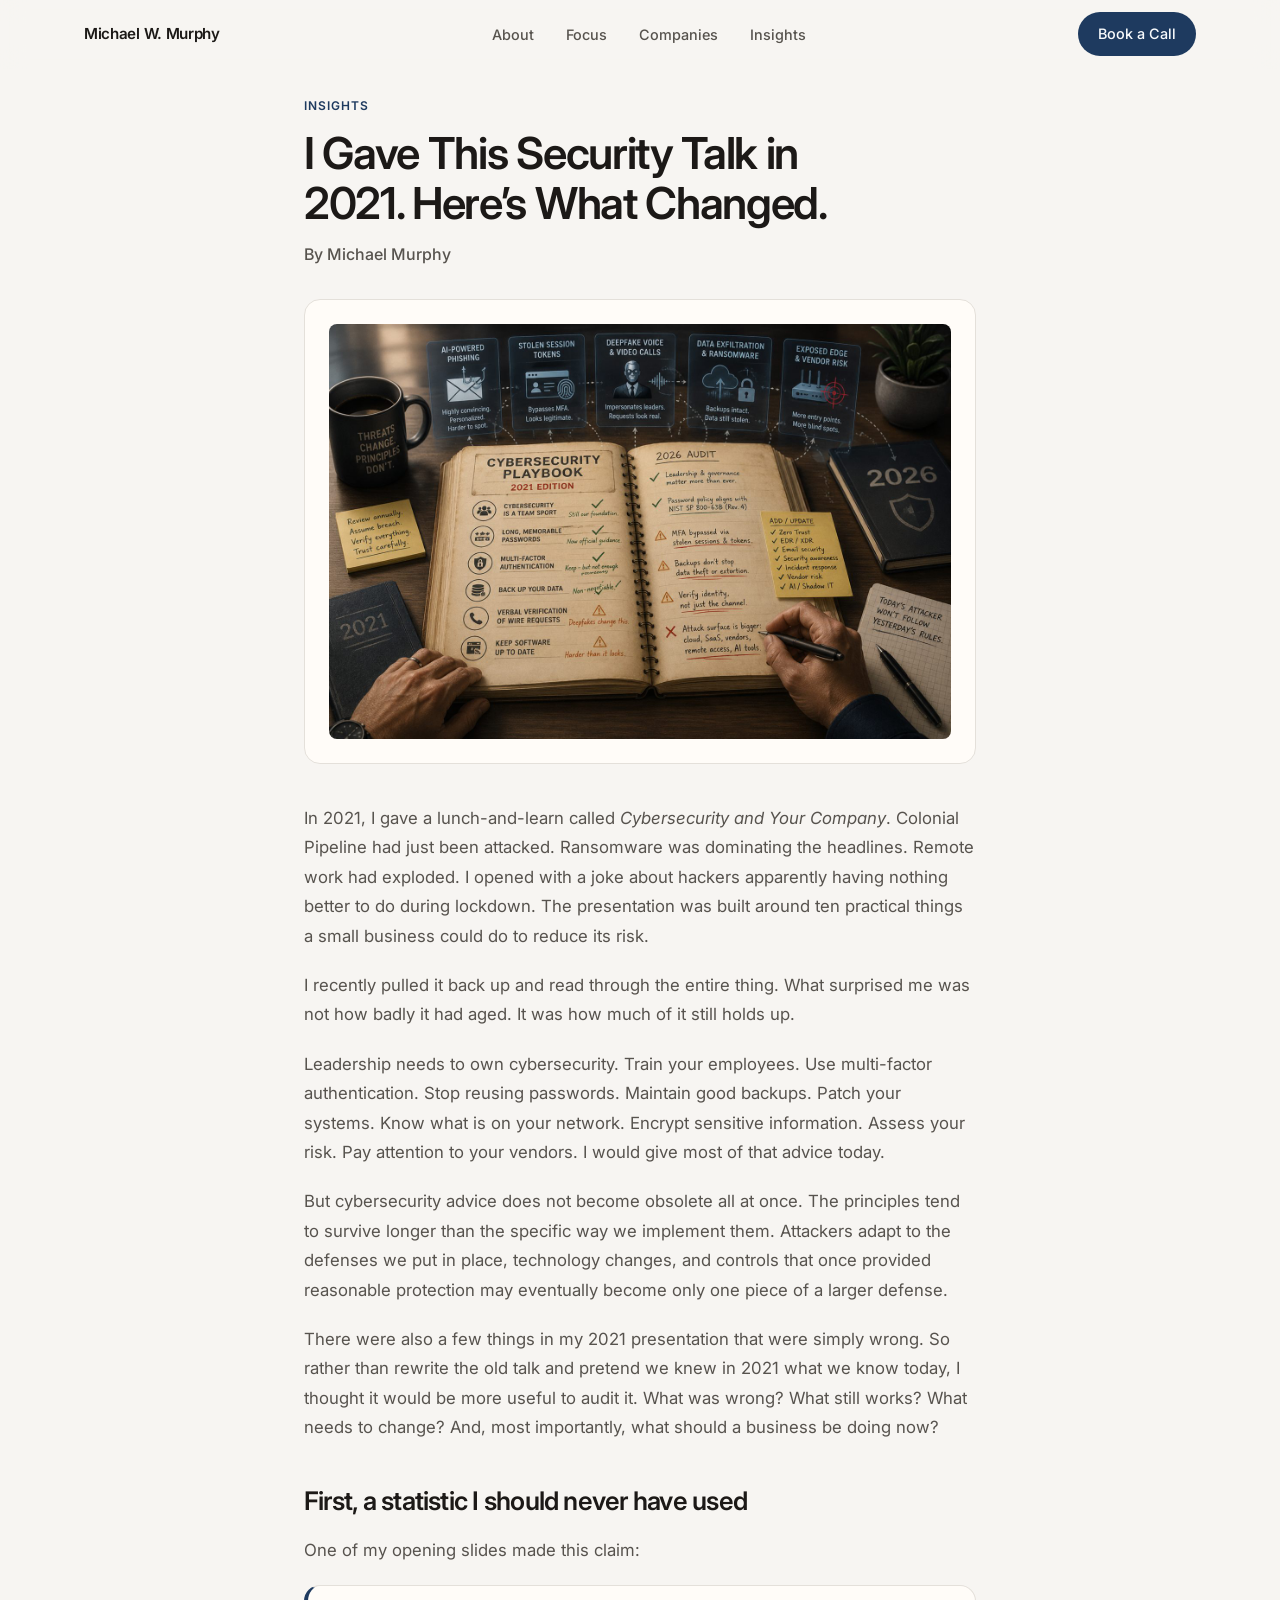
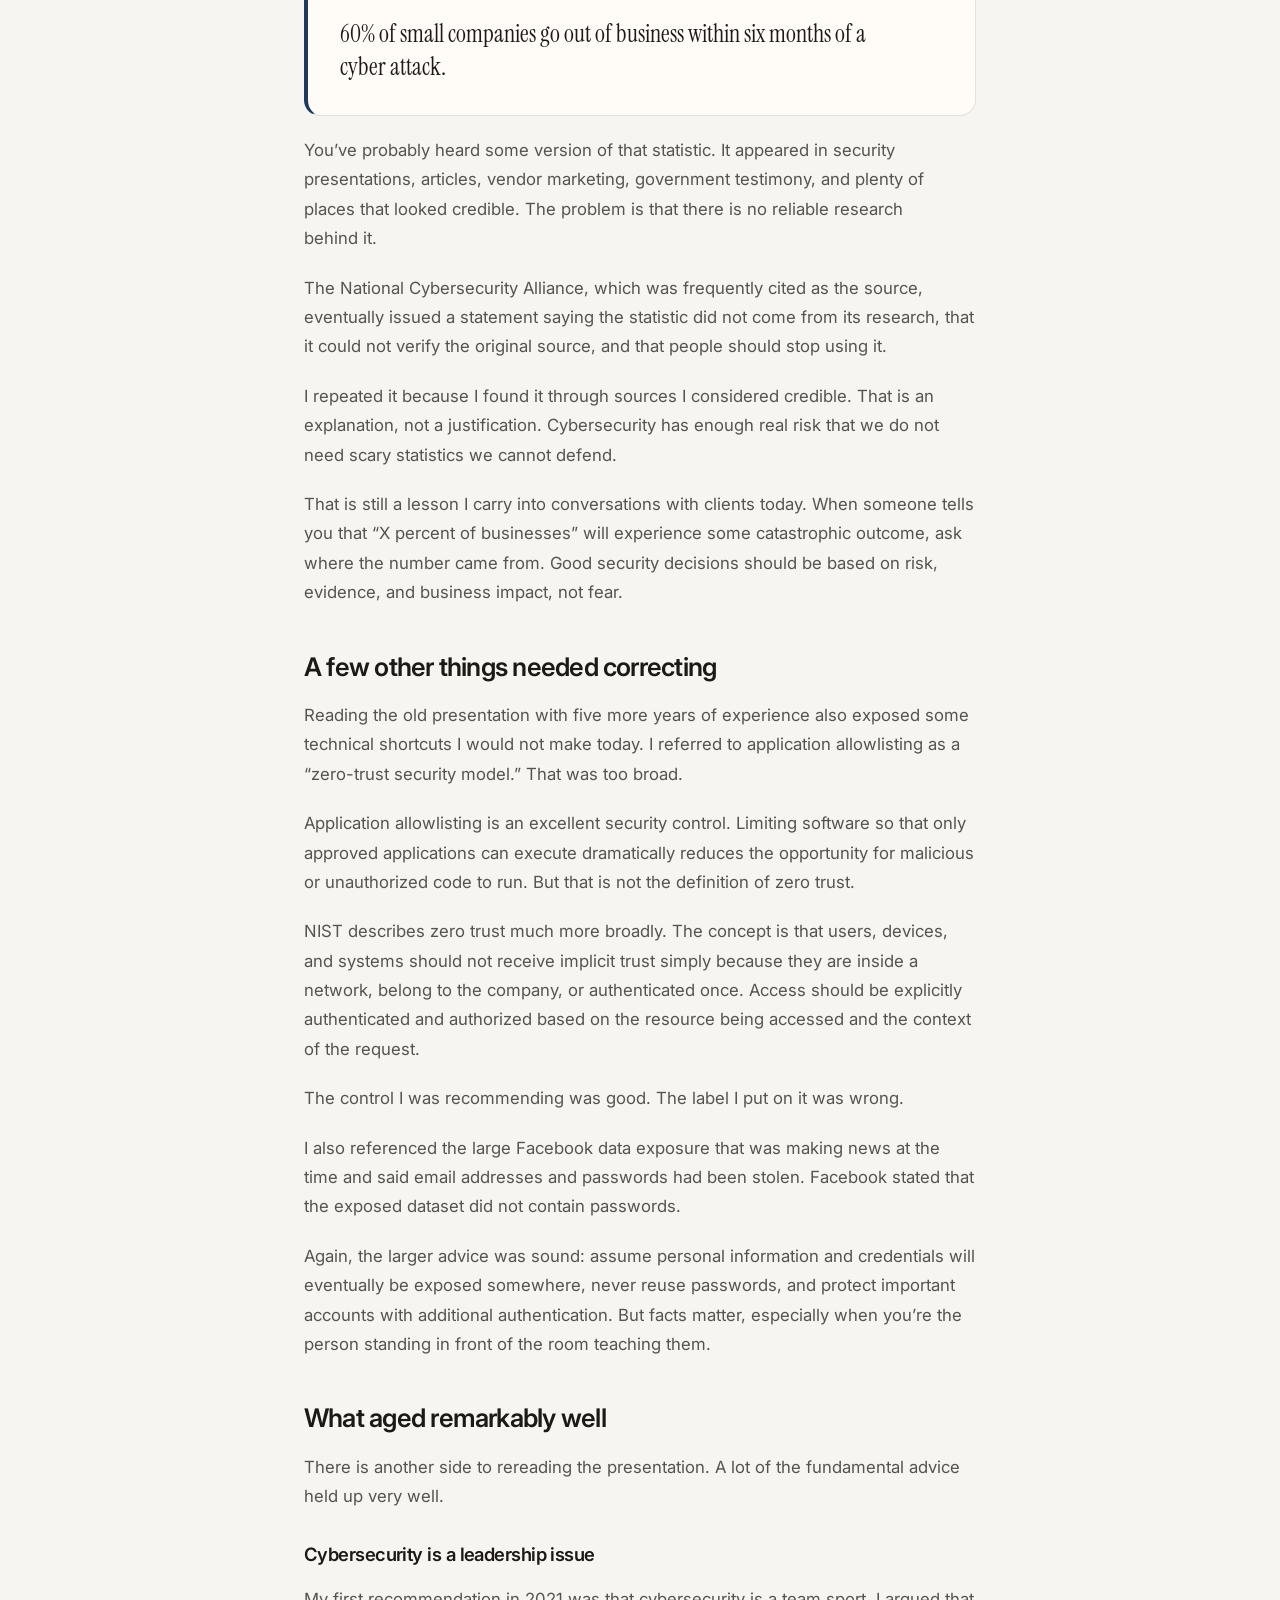
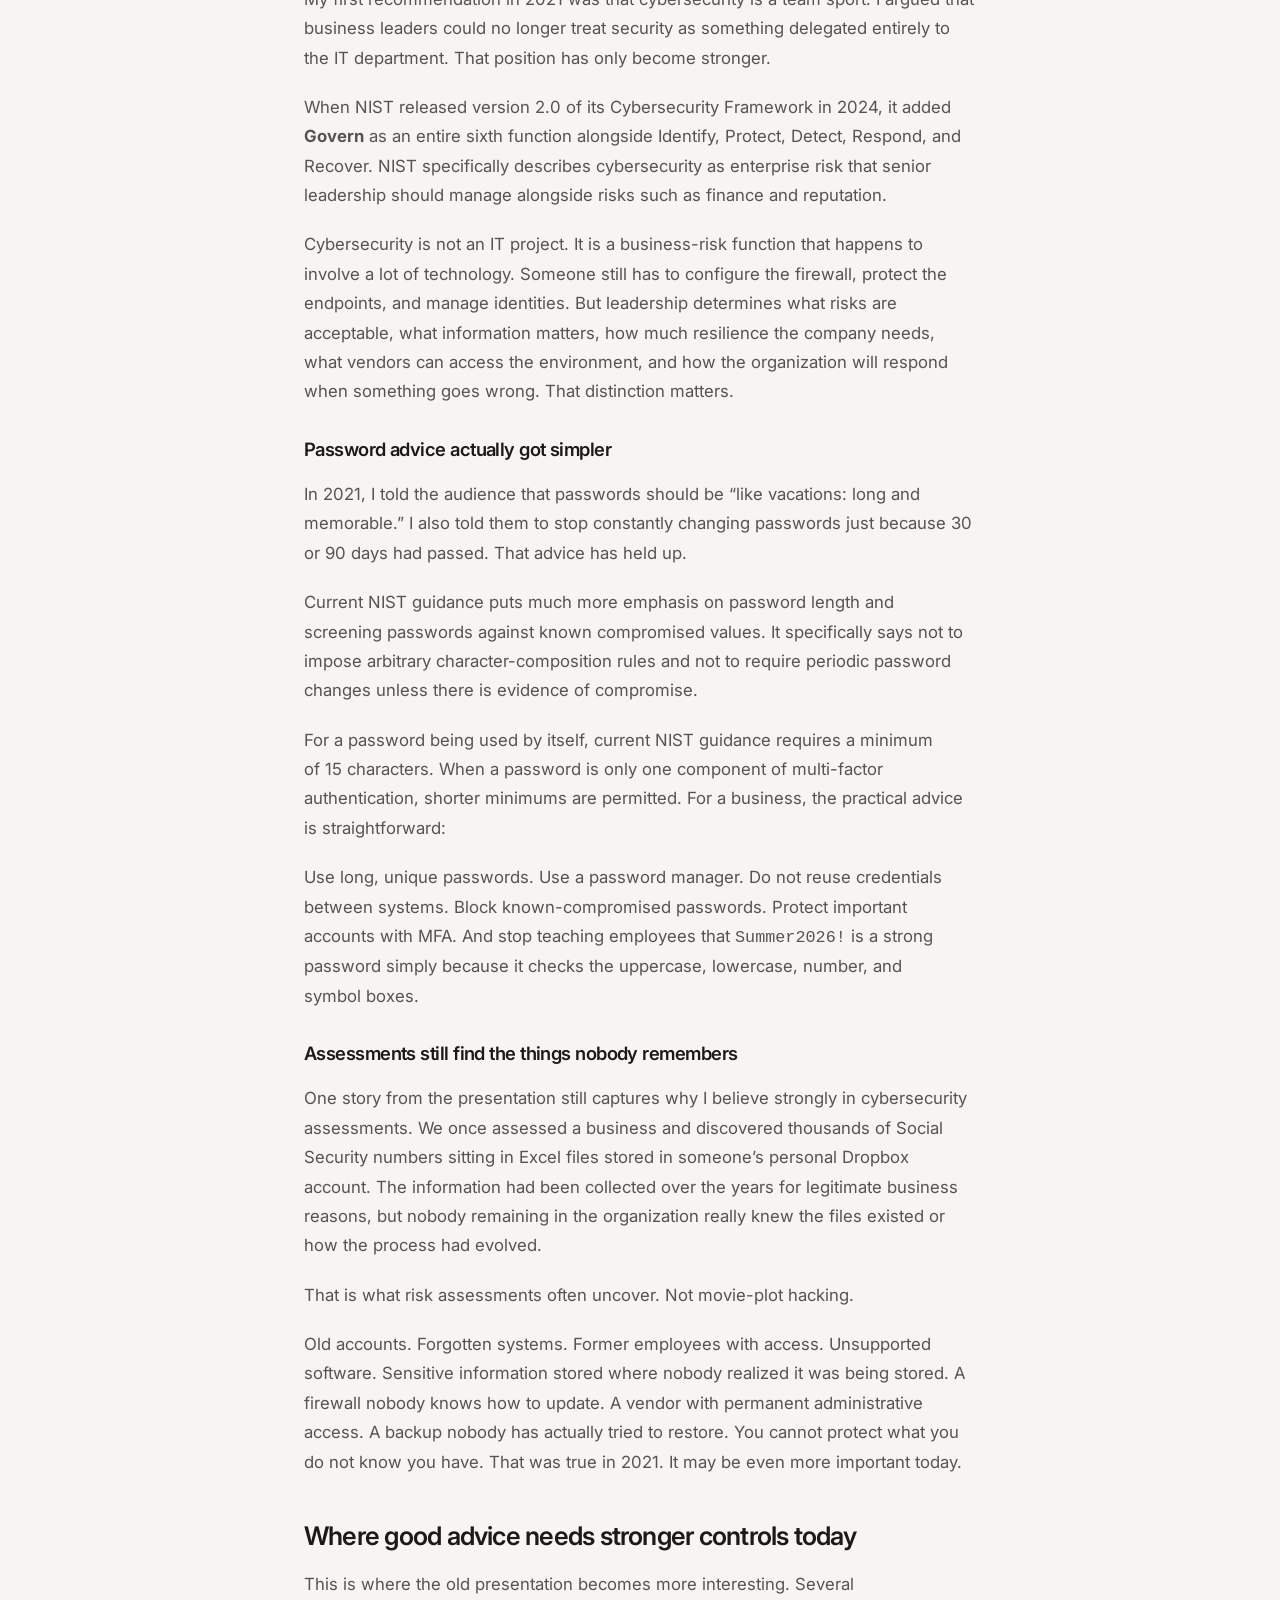
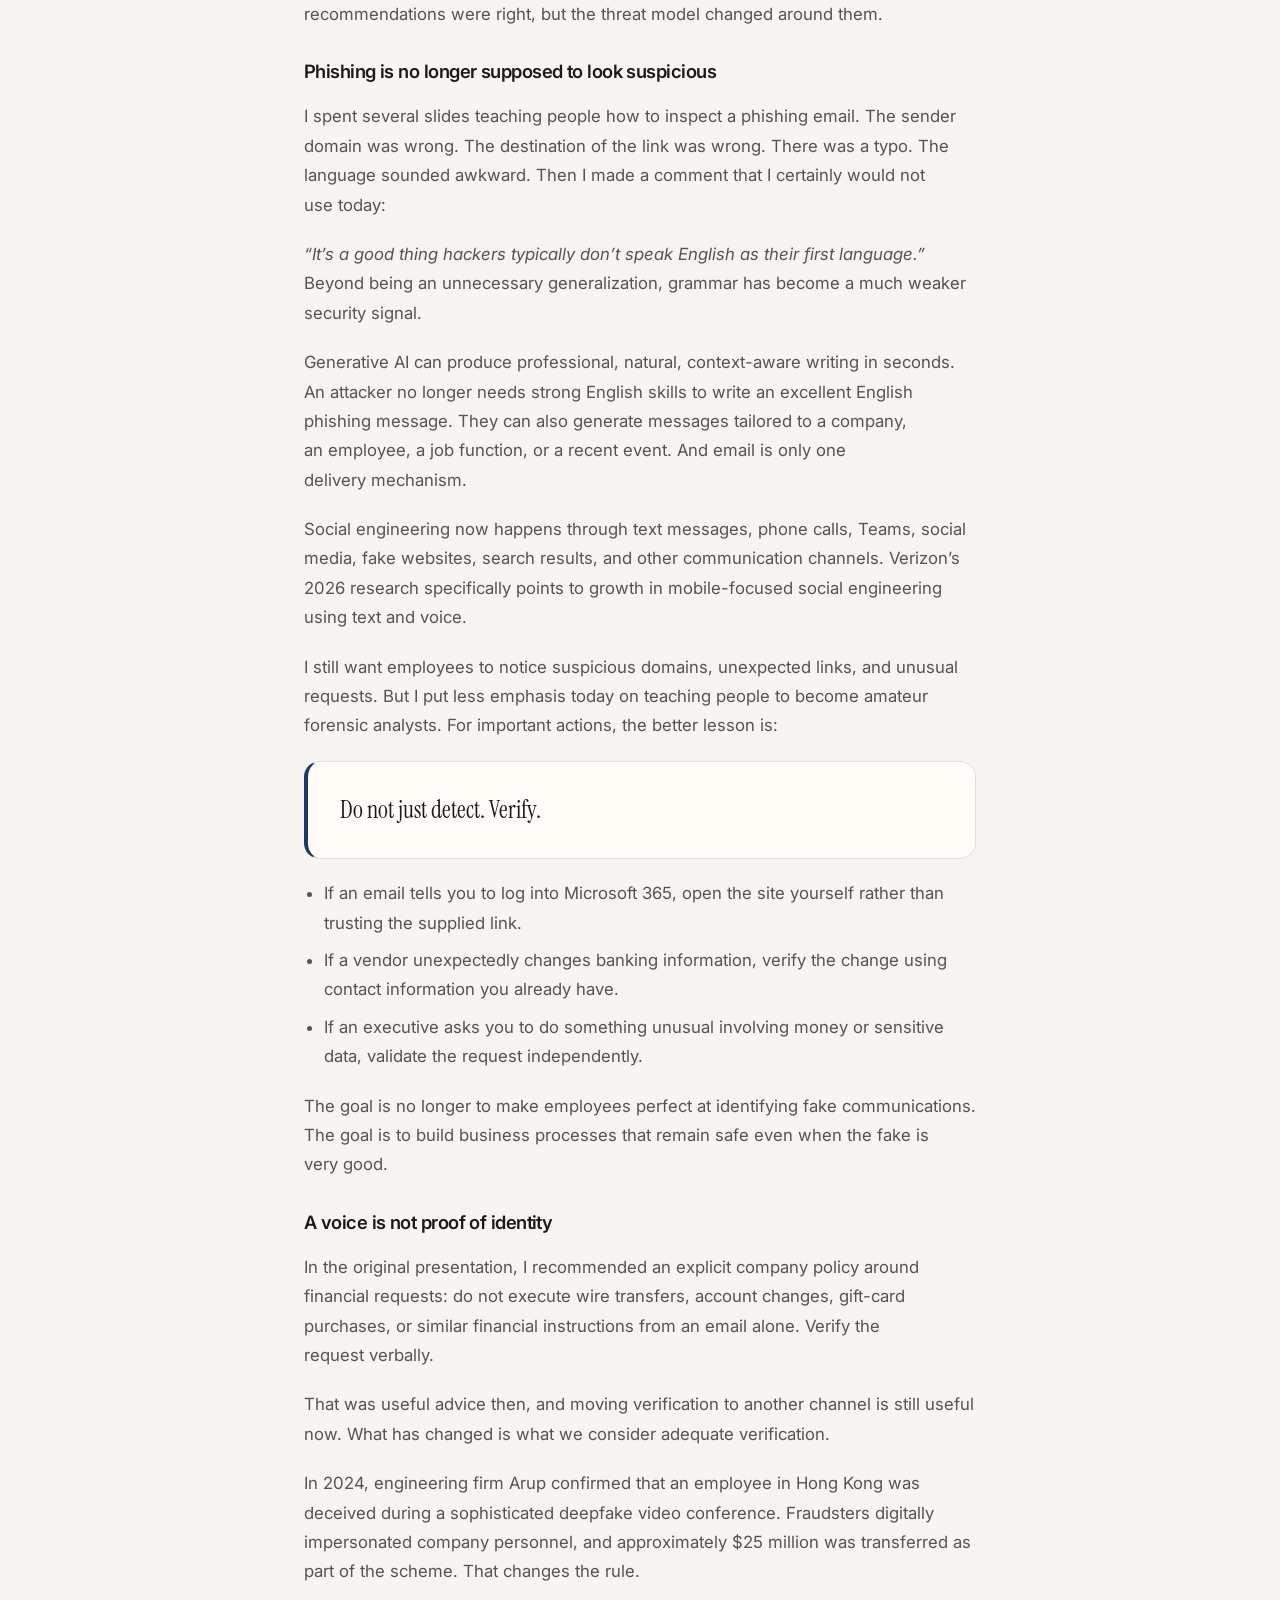
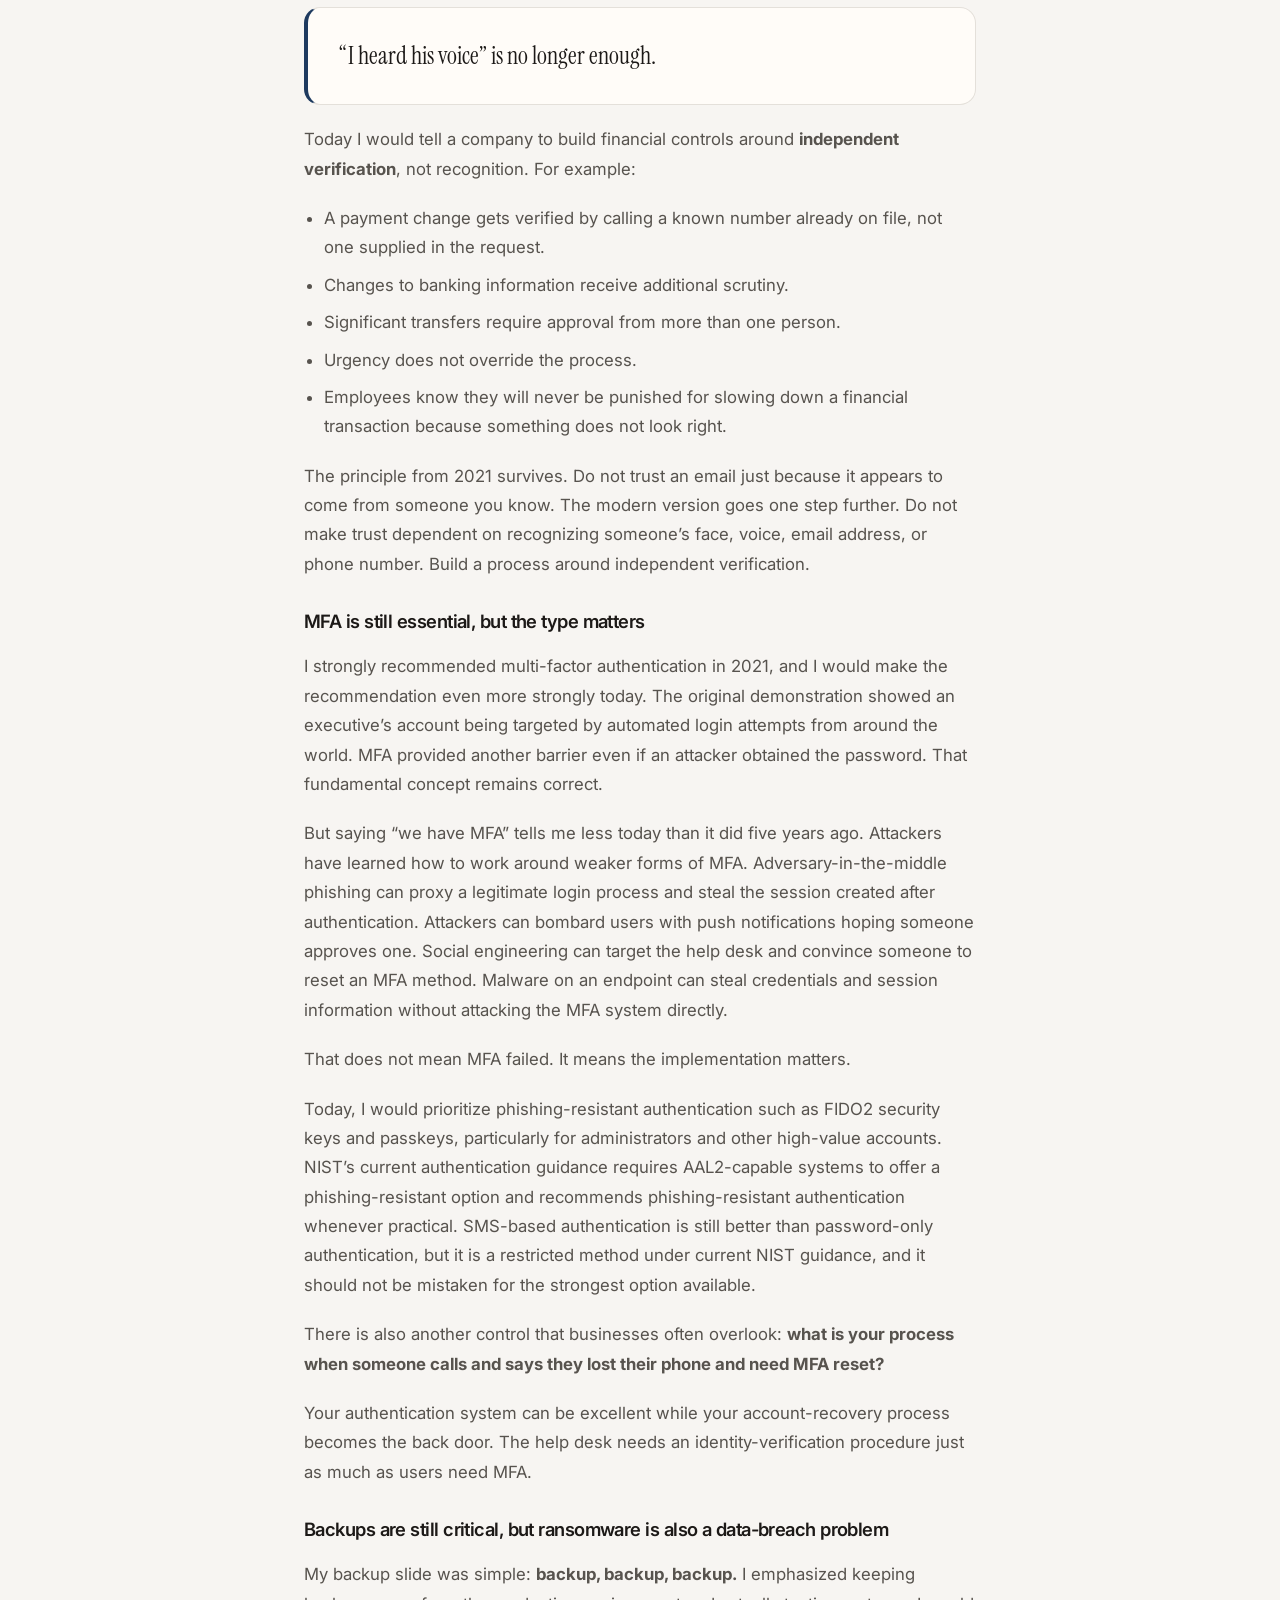
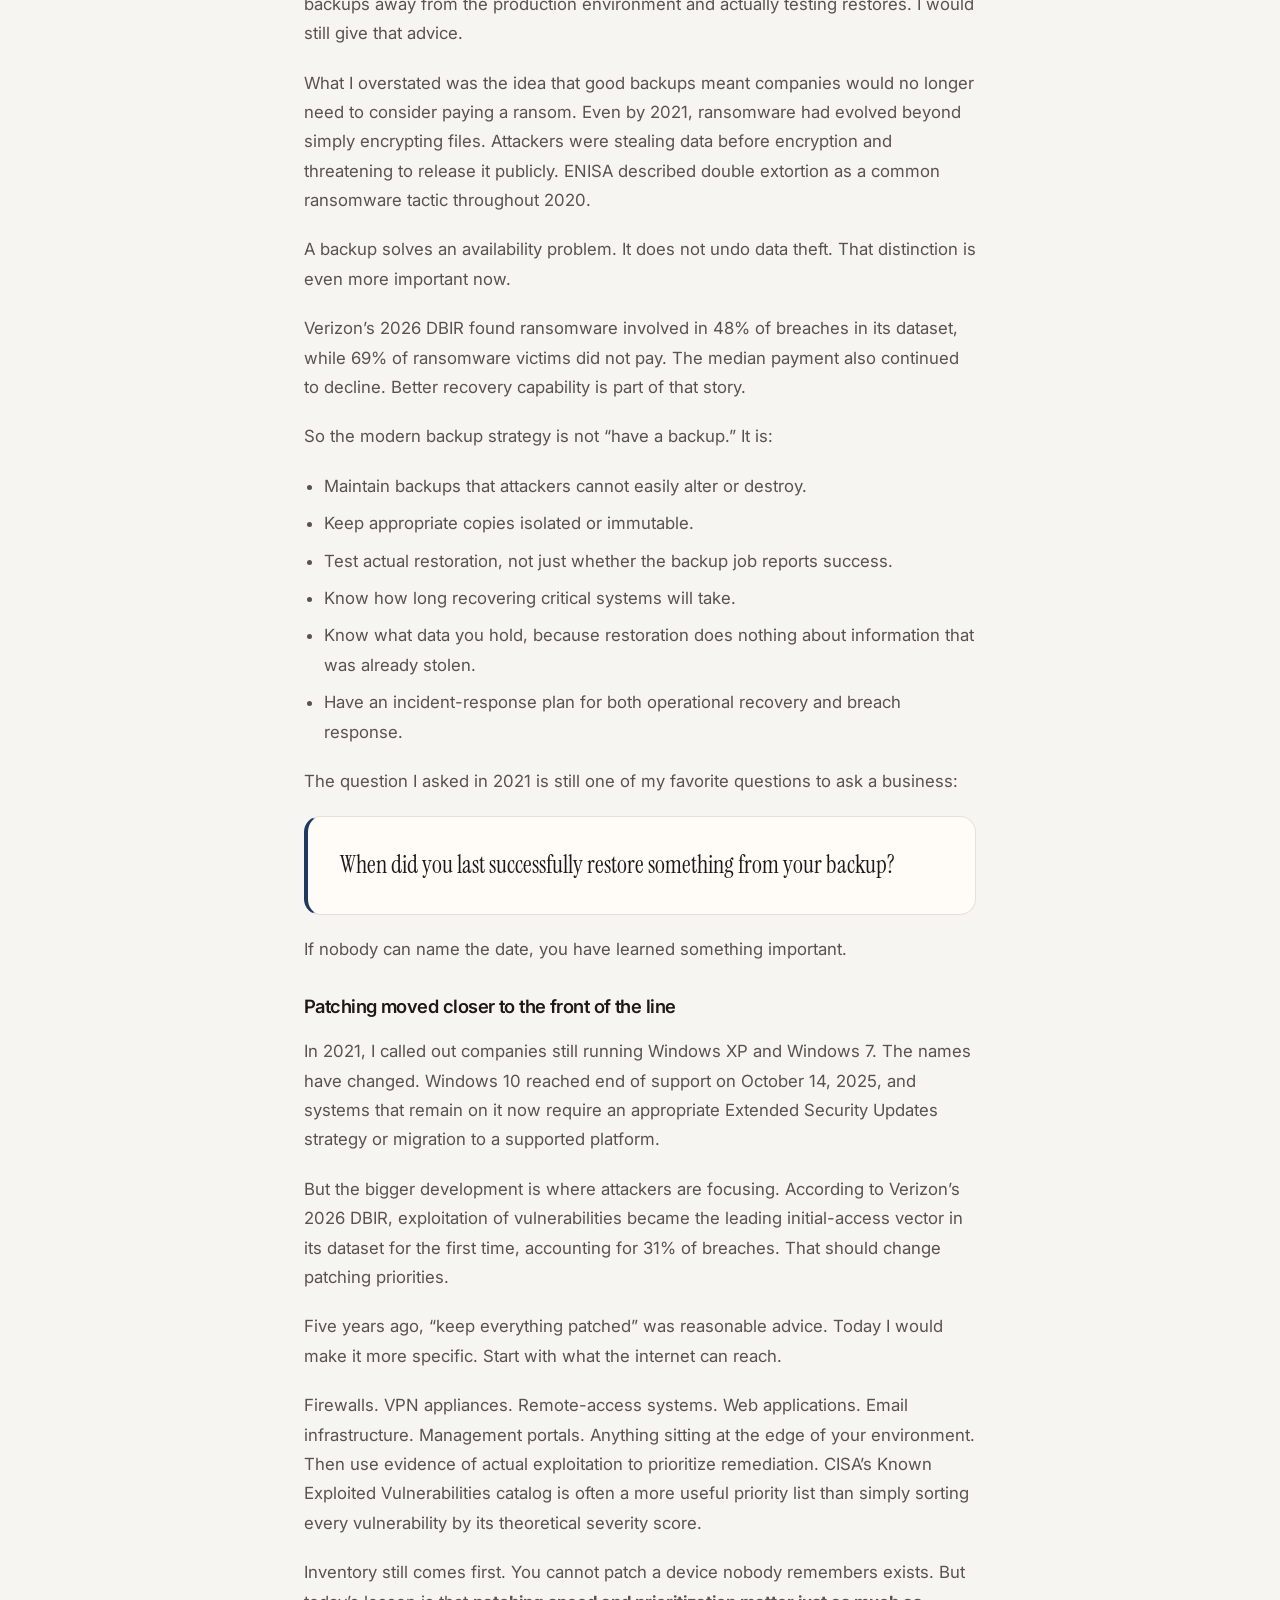
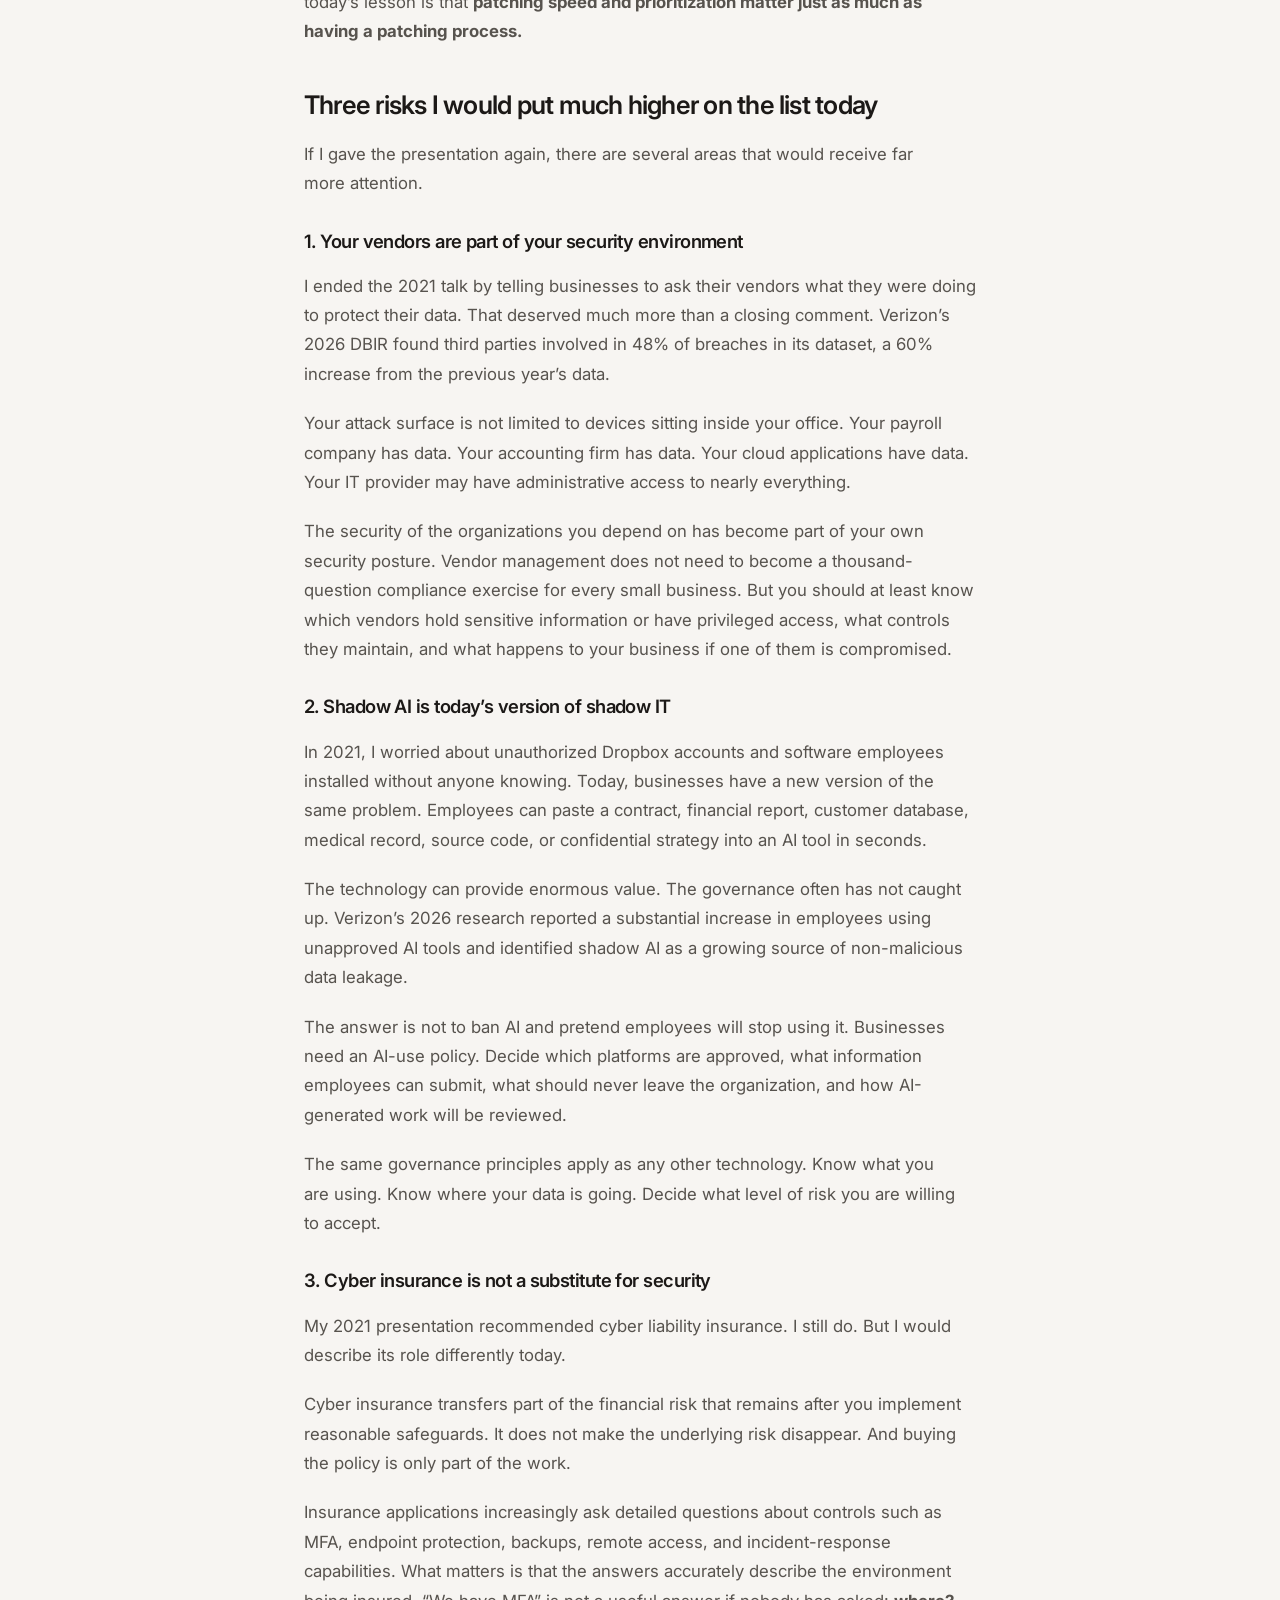
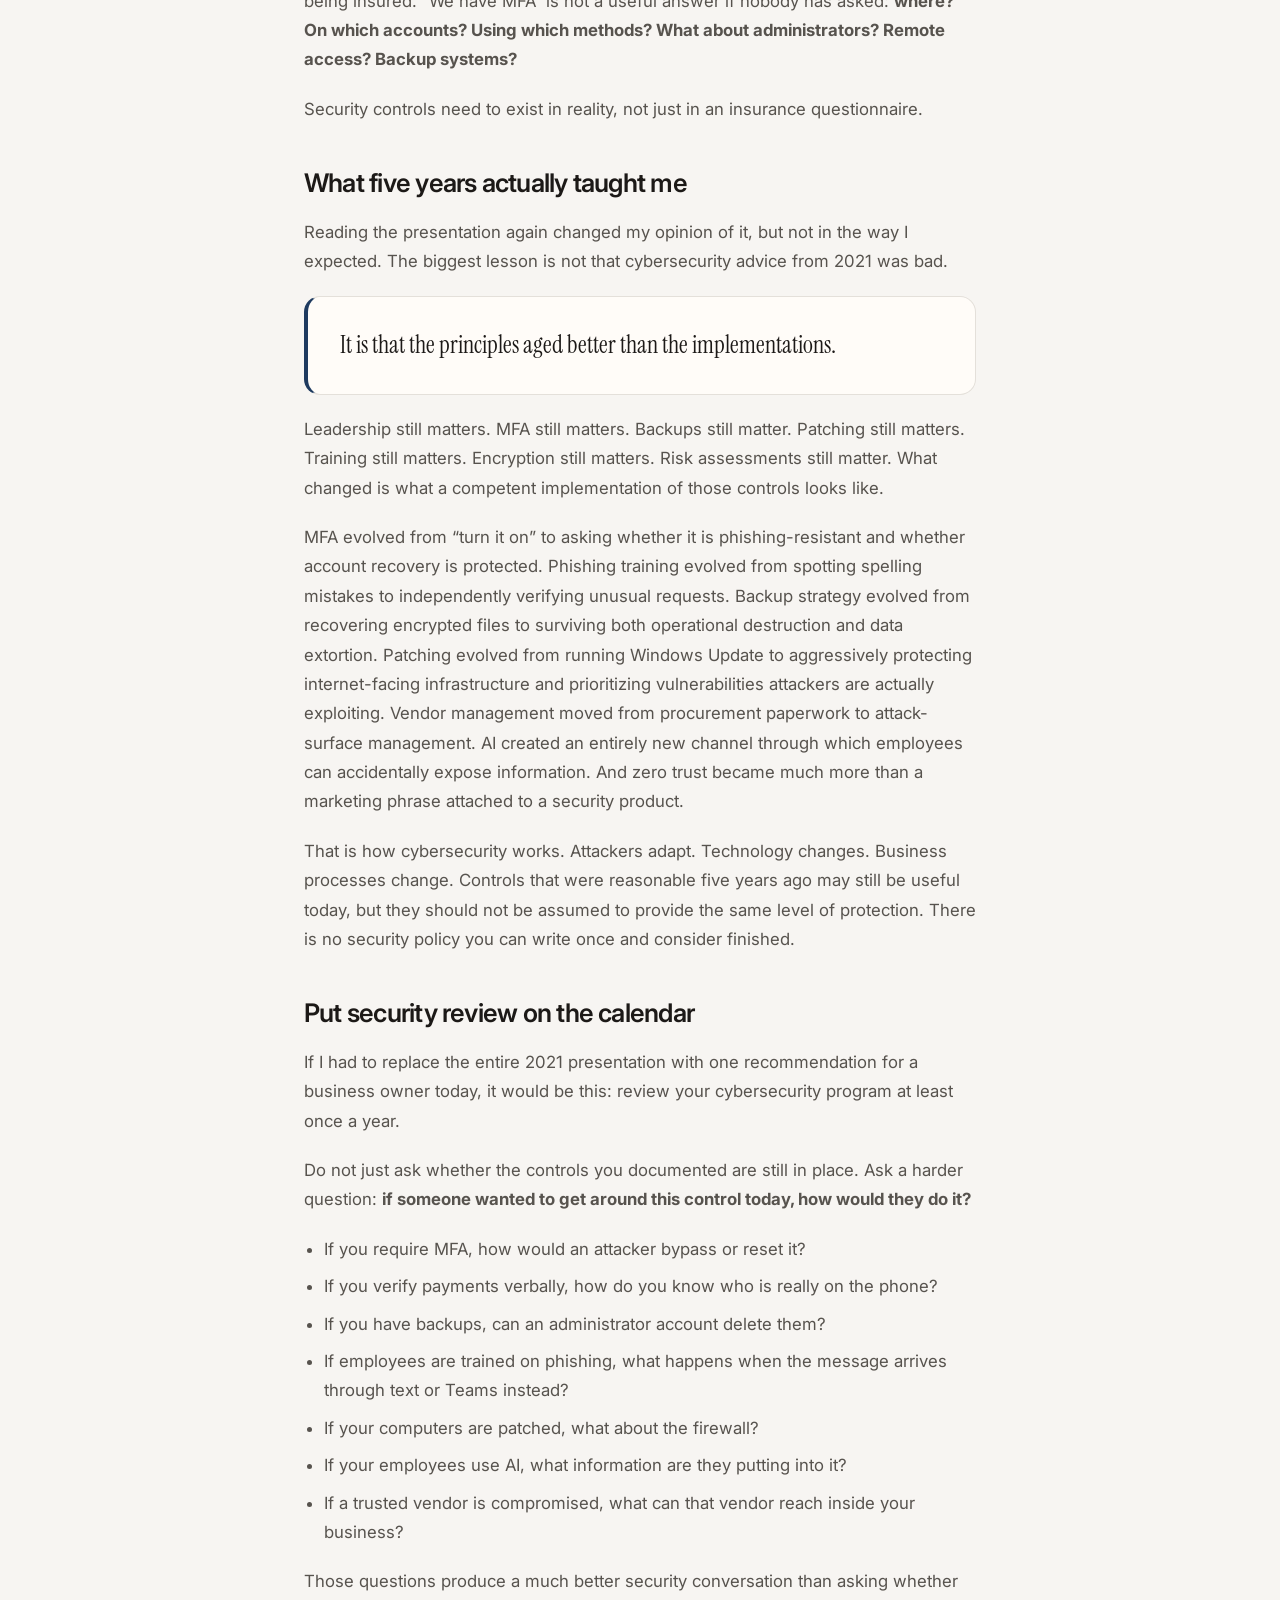
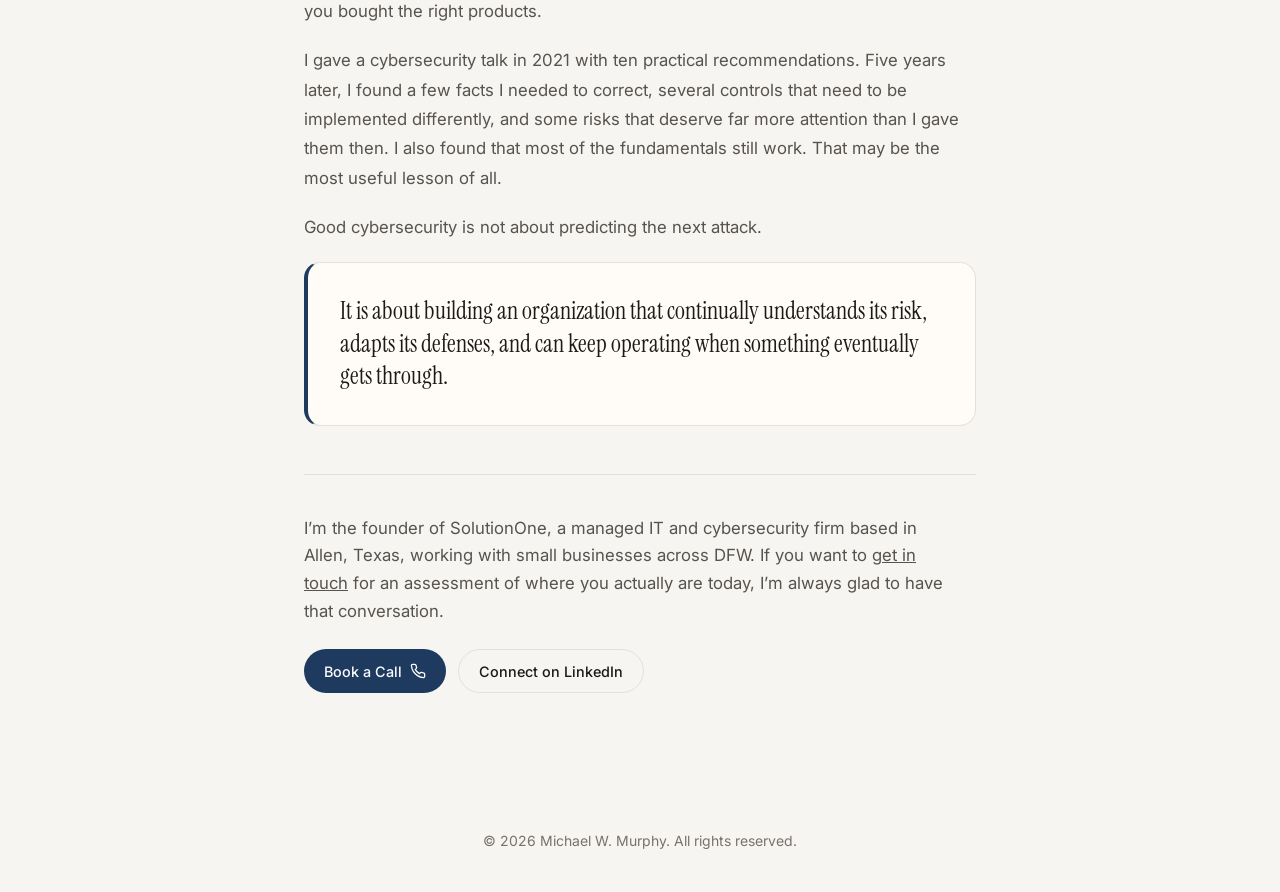
<file: insights/i-gave-this-security-talk-in-2021.html>
<!DOCTYPE html>
<html lang="en">
<head>
  <meta charset="utf-8" />
  <meta name="viewport" content="width=device-width, initial-scale=1" />
  <title>I Gave This Security Talk in 2021. Here’s What Changed. | Michael Murphy</title>
  <meta name="description" content="Five years ago I gave a talk on ten ways small businesses could protect themselves from cyber threats. Most of the fundamentals still hold. But the threats evolved, some controls need to be stronger, and a few things I said deserve correcting." />
  <meta property="og:type" content="article" />
  <meta property="og:title" content="I Gave This Security Talk in 2021. Here’s What Changed." />
  <meta property="og:description" content="Five years ago I gave a talk on ten ways small businesses could protect themselves from cyber threats. Most of the fundamentals still hold. But the threats evolved, some controls need to be stronger, and a few things I said deserve correcting." />
  <meta property="og:image" content="https://michaelwmurphy.com/og.jpg" />
  <meta property="og:url" content="https://michaelwmurphy.com/insights/i-gave-this-security-talk-in-2021.html" />
  <meta name="theme-color" content="#f7f5f2" />
  <link rel="icon" type="image/svg+xml" href="../favicon.svg" />
  <link rel="preconnect" href="https://fonts.googleapis.com" />
  <link rel="preconnect" href="https://fonts.gstatic.com" crossorigin />
  <link href="https://fonts.googleapis.com/css2?family=Instrument+Serif:ital@0;1&family=Inter:wght@400;500;600;700&display=swap" rel="stylesheet" />
  <link rel="stylesheet" href="../css/site.css" />
</head>
<body>
  <a class="skip-link" href="#article-main">Skip to content</a>
  <header class="nav" id="nav">
    <div class="nav-inner">
      <a href="../index.html#top" class="logo">Michael W. Murphy</a>
      <ul class="nav-links">
        <li><a href="../index.html#about">About</a></li>
        <li><a href="../index.html#work">Focus</a></li>
        <li><a href="../index.html#companies">Companies</a></li>
        <li><a href="../index.html#insights">Insights</a></li>
      </ul>
      <a class="btn btn-primary nav-cta-desktop" href="https://calendly.com/mwmurphy/phone" target="_blank" rel="noopener noreferrer">Book a Call</a>
      <button class="menu-btn" id="menuBtn" type="button" aria-label="Open menu" aria-expanded="false">
        <svg width="24" height="24" viewBox="0 0 24 24" fill="none" stroke="currentColor" stroke-width="2"><path d="M4 6h16M4 12h16M4 18h16"/></svg>
      </button>
    </div>
  </header>
  <div class="mobile-menu" id="mobileMenu">
    <a href="../index.html#about">About</a>
    <a href="../index.html#work">Focus</a>
    <a href="../index.html#companies">Companies</a>
    <a href="../index.html#insights">Insights</a>
    <a href="https://calendly.com/mwmurphy/phone" target="_blank" rel="noopener noreferrer">Book a Call</a>
  </div>

  <main id="article-main">
    <article class="section">
      <div class="wrap article-wrap">
        <p class="label">Insights</p>
        <h1>I Gave This Security Talk in 2021. Here’s What Changed.</h1>
        <p class="byline">By Michael Murphy</p>

        <div class="article-hero wide">
          <img src="../images/security-talk-playbook.jpg" alt="A 2021 cybersecurity playbook open on a desk being audited for 2026: some tips checked off as still solid, others flagged with warnings or crossed out, surrounded by cards for AI-powered phishing, stolen session tokens, deepfake calls, data exfiltration and ransomware, and exposed edge and vendor risk" width="1440" height="960" />
        </div>

        <div class="article-body">
          <p>In 2021, I gave a lunch-and-learn called <em>Cybersecurity and Your Company</em>. Colonial Pipeline had just been attacked. Ransomware was dominating the headlines. Remote work had exploded. I opened with a joke about hackers apparently having nothing better to do during lockdown. The presentation was built around ten practical things a small business could do to reduce its risk.</p>
          <p>I recently pulled it back up and read through the entire thing. What surprised me was not how badly it had aged. It was how much of it still holds up.</p>
          <p>Leadership needs to own cybersecurity. Train your employees. Use multi-factor authentication. Stop reusing passwords. Maintain good backups. Patch your systems. Know what is on your network. Encrypt sensitive information. Assess your risk. Pay attention to your vendors. I would give most of that advice today.</p>
          <p>But cybersecurity advice does not become obsolete all at once. The principles tend to survive longer than the specific way we implement them. Attackers adapt to the defenses we put in place, technology changes, and controls that once provided reasonable protection may eventually become only one piece of a larger defense.</p>
          <p>There were also a few things in my 2021 presentation that were simply wrong. So rather than rewrite the old talk and pretend we knew in 2021 what we know today, I thought it would be more useful to audit it. What was wrong? What still works? What needs to change? And, most importantly, what should a business be doing now?</p>

          <h2>First, a statistic I should never have used</h2>
          <p>One of my opening slides made this claim:</p>
          <blockquote class="quote"><p>60% of small companies go out of business within six months of a cyber attack.</p></blockquote>
          <p>You’ve probably heard some version of that statistic. It appeared in security presentations, articles, vendor marketing, government testimony, and plenty of places that looked credible. The problem is that there is no reliable research behind it.</p>
          <p>The National Cybersecurity Alliance, which was frequently cited as the source, eventually issued a statement saying the statistic did not come from its research, that it could not verify the original source, and that people should stop using it.</p>
          <p>I repeated it because I found it through sources I considered credible. That is an explanation, not a justification. Cybersecurity has enough real risk that we do not need scary statistics we cannot defend.</p>
          <p>That is still a lesson I carry into conversations with clients today. When someone tells you that “X percent of businesses” will experience some catastrophic outcome, ask where the number came from. Good security decisions should be based on risk, evidence, and business impact, not fear.</p>

          <h2>A few other things needed correcting</h2>
          <p>Reading the old presentation with five more years of experience also exposed some technical shortcuts I would not make today. I referred to application allowlisting as a “zero-trust security model.” That was too broad.</p>
          <p>Application allowlisting is an excellent security control. Limiting software so that only approved applications can execute dramatically reduces the opportunity for malicious or unauthorized code to run. But that is not the definition of zero trust.</p>
          <p>NIST describes zero trust much more broadly. The concept is that users, devices, and systems should not receive implicit trust simply because they are inside a network, belong to the company, or authenticated once. Access should be explicitly authenticated and authorized based on the resource being accessed and the context of the request.</p>
          <p>The control I was recommending was good. The label I put on it was wrong.</p>
          <p>I also referenced the large Facebook data exposure that was making news at the time and said email addresses and passwords had been stolen. Facebook stated that the exposed dataset did not contain passwords.</p>
          <p>Again, the larger advice was sound: assume personal information and credentials will eventually be exposed somewhere, never reuse passwords, and protect important accounts with additional authentication. But facts matter, especially when you’re the person standing in front of the room teaching them.</p>

          <h2>What aged remarkably well</h2>
          <p>There is another side to rereading the presentation. A lot of the fundamental advice held up very well.</p>

          <h3>Cybersecurity is a leadership issue</h3>
          <p>My first recommendation in 2021 was that cybersecurity is a team sport. I argued that business leaders could no longer treat security as something delegated entirely to the IT department. That position has only become stronger.</p>
          <p>When NIST released version 2.0 of its Cybersecurity Framework in 2024, it added <strong>Govern</strong> as an entire sixth function alongside Identify, Protect, Detect, Respond, and Recover. NIST specifically describes cybersecurity as enterprise risk that senior leadership should manage alongside risks such as finance and reputation.</p>
          <p>Cybersecurity is not an IT project. It is a business-risk function that happens to involve a lot of technology. Someone still has to configure the firewall, protect the endpoints, and manage identities. But leadership determines what risks are acceptable, what information matters, how much resilience the company needs, what vendors can access the environment, and how the organization will respond when something goes wrong. That distinction matters.</p>

          <h3>Password advice actually got simpler</h3>
          <p>In 2021, I told the audience that passwords should be “like vacations: long and memorable.” I also told them to stop constantly changing passwords just because 30 or 90 days had passed. That advice has held up.</p>
          <p>Current NIST guidance puts much more emphasis on password length and screening passwords against known compromised values. It specifically says not to impose arbitrary character-composition rules and not to require periodic password changes unless there is evidence of compromise.</p>
          <p>For a password being used by itself, current NIST guidance requires a minimum of 15 characters. When a password is only one component of multi-factor authentication, shorter minimums are permitted. For a business, the practical advice is straightforward:</p>
          <p>Use long, unique passwords. Use a password manager. Do not reuse credentials between systems. Block known-compromised passwords. Protect important accounts with MFA. And stop teaching employees that <code>Summer2026!</code> is a strong password simply because it checks the uppercase, lowercase, number, and symbol boxes.</p>

          <h3>Assessments still find the things nobody remembers</h3>
          <p>One story from the presentation still captures why I believe strongly in cybersecurity assessments. We once assessed a business and discovered thousands of Social Security numbers sitting in Excel files stored in someone’s personal Dropbox account. The information had been collected over the years for legitimate business reasons, but nobody remaining in the organization really knew the files existed or how the process had evolved.</p>
          <p>That is what risk assessments often uncover. Not movie-plot hacking.</p>
          <p>Old accounts. Forgotten systems. Former employees with access. Unsupported software. Sensitive information stored where nobody realized it was being stored. A firewall nobody knows how to update. A vendor with permanent administrative access. A backup nobody has actually tried to restore. You cannot protect what you do not know you have. That was true in 2021. It may be even more important today.</p>

          <h2>Where good advice needs stronger controls today</h2>
          <p>This is where the old presentation becomes more interesting. Several recommendations were right, but the threat model changed around them.</p>

          <h3>Phishing is no longer supposed to look suspicious</h3>
          <p>I spent several slides teaching people how to inspect a phishing email. The sender domain was wrong. The destination of the link was wrong. There was a typo. The language sounded awkward. Then I made a comment that I certainly would not use today:</p>
          <p><em>“It’s a good thing hackers typically don’t speak English as their first language.”</em> Beyond being an unnecessary generalization, grammar has become a much weaker security signal.</p>
          <p>Generative AI can produce professional, natural, context-aware writing in seconds. An attacker no longer needs strong English skills to write an excellent English phishing message. They can also generate messages tailored to a company, an employee, a job function, or a recent event. And email is only one delivery mechanism.</p>
          <p>Social engineering now happens through text messages, phone calls, Teams, social media, fake websites, search results, and other communication channels. Verizon’s 2026 research specifically points to growth in mobile-focused social engineering using text and voice.</p>
          <p>I still want employees to notice suspicious domains, unexpected links, and unusual requests. But I put less emphasis today on teaching people to become amateur forensic analysts. For important actions, the better lesson is:</p>
          <blockquote class="quote"><p>Do not just detect. Verify.</p></blockquote>
          <ul>
            <li>If an email tells you to log into Microsoft 365, open the site yourself rather than trusting the supplied link.</li>
            <li>If a vendor unexpectedly changes banking information, verify the change using contact information you already have.</li>
            <li>If an executive asks you to do something unusual involving money or sensitive data, validate the request independently.</li>
          </ul>
          <p>The goal is no longer to make employees perfect at identifying fake communications. The goal is to build business processes that remain safe even when the fake is very good.</p>

          <h3>A voice is not proof of identity</h3>
          <p>In the original presentation, I recommended an explicit company policy around financial requests: do not execute wire transfers, account changes, gift-card purchases, or similar financial instructions from an email alone. Verify the request verbally.</p>
          <p>That was useful advice then, and moving verification to another channel is still useful now. What has changed is what we consider adequate verification.</p>
          <p>In 2024, engineering firm Arup confirmed that an employee in Hong Kong was deceived during a sophisticated deepfake video conference. Fraudsters digitally impersonated company personnel, and approximately $25 million was transferred as part of the scheme. That changes the rule.</p>
          <blockquote class="quote"><p>“I heard his voice” is no longer enough.</p></blockquote>
          <p>Today I would tell a company to build financial controls around <strong>independent verification</strong>, not recognition. For example:</p>
          <ul>
            <li>A payment change gets verified by calling a known number already on file, not one supplied in the request.</li>
            <li>Changes to banking information receive additional scrutiny.</li>
            <li>Significant transfers require approval from more than one person.</li>
            <li>Urgency does not override the process.</li>
            <li>Employees know they will never be punished for slowing down a financial transaction because something does not look right.</li>
          </ul>
          <p>The principle from 2021 survives. Do not trust an email just because it appears to come from someone you know. The modern version goes one step further. Do not make trust dependent on recognizing someone’s face, voice, email address, or phone number. Build a process around independent verification.</p>

          <h3>MFA is still essential, but the type matters</h3>
          <p>I strongly recommended multi-factor authentication in 2021, and I would make the recommendation even more strongly today. The original demonstration showed an executive’s account being targeted by automated login attempts from around the world. MFA provided another barrier even if an attacker obtained the password. That fundamental concept remains correct.</p>
          <p>But saying “we have MFA” tells me less today than it did five years ago. Attackers have learned how to work around weaker forms of MFA. Adversary-in-the-middle phishing can proxy a legitimate login process and steal the session created after authentication. Attackers can bombard users with push notifications hoping someone approves one. Social engineering can target the help desk and convince someone to reset an MFA method. Malware on an endpoint can steal credentials and session information without attacking the MFA system directly.</p>
          <p>That does not mean MFA failed. It means the implementation matters.</p>
          <p>Today, I would prioritize phishing-resistant authentication such as FIDO2 security keys and passkeys, particularly for administrators and other high-value accounts. NIST’s current authentication guidance requires AAL2-capable systems to offer a phishing-resistant option and recommends phishing-resistant authentication whenever practical. SMS-based authentication is still better than password-only authentication, but it is a restricted method under current NIST guidance, and it should not be mistaken for the strongest option available.</p>
          <p>There is also another control that businesses often overlook: <strong>what is your process when someone calls and says they lost their phone and need MFA reset?</strong></p>
          <p>Your authentication system can be excellent while your account-recovery process becomes the back door. The help desk needs an identity-verification procedure just as much as users need MFA.</p>

          <h3>Backups are still critical, but ransomware is also a data-breach problem</h3>
          <p>My backup slide was simple: <strong>backup, backup, backup.</strong> I emphasized keeping backups away from the production environment and actually testing restores. I would still give that advice.</p>
          <p>What I overstated was the idea that good backups meant companies would no longer need to consider paying a ransom. Even by 2021, ransomware had evolved beyond simply encrypting files. Attackers were stealing data before encryption and threatening to release it publicly. ENISA described double extortion as a common ransomware tactic throughout 2020.</p>
          <p>A backup solves an availability problem. It does not undo data theft. That distinction is even more important now.</p>
          <p>Verizon’s 2026 DBIR found ransomware involved in 48% of breaches in its dataset, while 69% of ransomware victims did not pay. The median payment also continued to decline. Better recovery capability is part of that story.</p>
          <p>So the modern backup strategy is not “have a backup.” It is:</p>
          <ul>
            <li>Maintain backups that attackers cannot easily alter or destroy.</li>
            <li>Keep appropriate copies isolated or immutable.</li>
            <li>Test actual restoration, not just whether the backup job reports success.</li>
            <li>Know how long recovering critical systems will take.</li>
            <li>Know what data you hold, because restoration does nothing about information that was already stolen.</li>
            <li>Have an incident-response plan for both operational recovery and breach response.</li>
          </ul>
          <p>The question I asked in 2021 is still one of my favorite questions to ask a business:</p>
          <blockquote class="quote"><p>When did you last successfully restore something from your backup?</p></blockquote>
          <p>If nobody can name the date, you have learned something important.</p>

          <h3>Patching moved closer to the front of the line</h3>
          <p>In 2021, I called out companies still running Windows XP and Windows 7. The names have changed. Windows 10 reached end of support on October 14, 2025, and systems that remain on it now require an appropriate Extended Security Updates strategy or migration to a supported platform.</p>
          <p>But the bigger development is where attackers are focusing. According to Verizon’s 2026 DBIR, exploitation of vulnerabilities became the leading initial-access vector in its dataset for the first time, accounting for 31% of breaches. That should change patching priorities.</p>
          <p>Five years ago, “keep everything patched” was reasonable advice. Today I would make it more specific. Start with what the internet can reach.</p>
          <p>Firewalls. VPN appliances. Remote-access systems. Web applications. Email infrastructure. Management portals. Anything sitting at the edge of your environment. Then use evidence of actual exploitation to prioritize remediation. CISA’s Known Exploited Vulnerabilities catalog is often a more useful priority list than simply sorting every vulnerability by its theoretical severity score.</p>
          <p>Inventory still comes first. You cannot patch a device nobody remembers exists. But today’s lesson is that <strong>patching speed and prioritization matter just as much as having a patching process.</strong></p>

          <h2>Three risks I would put much higher on the list today</h2>
          <p>If I gave the presentation again, there are several areas that would receive far more attention.</p>

          <h3>1. Your vendors are part of your security environment</h3>
          <p>I ended the 2021 talk by telling businesses to ask their vendors what they were doing to protect their data. That deserved much more than a closing comment. Verizon’s 2026 DBIR found third parties involved in 48% of breaches in its dataset, a 60% increase from the previous year’s data.</p>
          <p>Your attack surface is not limited to devices sitting inside your office. Your payroll company has data. Your accounting firm has data. Your cloud applications have data. Your IT provider may have administrative access to nearly everything.</p>
          <p>The security of the organizations you depend on has become part of your own security posture. Vendor management does not need to become a thousand-question compliance exercise for every small business. But you should at least know which vendors hold sensitive information or have privileged access, what controls they maintain, and what happens to your business if one of them is compromised.</p>

          <h3>2. Shadow AI is today’s version of shadow IT</h3>
          <p>In 2021, I worried about unauthorized Dropbox accounts and software employees installed without anyone knowing. Today, businesses have a new version of the same problem. Employees can paste a contract, financial report, customer database, medical record, source code, or confidential strategy into an AI tool in seconds.</p>
          <p>The technology can provide enormous value. The governance often has not caught up. Verizon’s 2026 research reported a substantial increase in employees using unapproved AI tools and identified shadow AI as a growing source of non-malicious data leakage.</p>
          <p>The answer is not to ban AI and pretend employees will stop using it. Businesses need an AI-use policy. Decide which platforms are approved, what information employees can submit, what should never leave the organization, and how AI-generated work will be reviewed.</p>
          <p>The same governance principles apply as any other technology. Know what you are using. Know where your data is going. Decide what level of risk you are willing to accept.</p>

          <h3>3. Cyber insurance is not a substitute for security</h3>
          <p>My 2021 presentation recommended cyber liability insurance. I still do. But I would describe its role differently today.</p>
          <p>Cyber insurance transfers part of the financial risk that remains after you implement reasonable safeguards. It does not make the underlying risk disappear. And buying the policy is only part of the work.</p>
          <p>Insurance applications increasingly ask detailed questions about controls such as MFA, endpoint protection, backups, remote access, and incident-response capabilities. What matters is that the answers accurately describe the environment being insured. “We have MFA” is not a useful answer if nobody has asked: <strong>where? On which accounts? Using which methods? What about administrators? Remote access? Backup systems?</strong></p>
          <p>Security controls need to exist in reality, not just in an insurance questionnaire.</p>

          <h2>What five years actually taught me</h2>
          <p>Reading the presentation again changed my opinion of it, but not in the way I expected. The biggest lesson is not that cybersecurity advice from 2021 was bad.</p>
          <blockquote class="quote"><p>It is that the principles aged better than the implementations.</p></blockquote>
          <p>Leadership still matters. MFA still matters. Backups still matter. Patching still matters. Training still matters. Encryption still matters. Risk assessments still matter. What changed is what a competent implementation of those controls looks like.</p>
          <p>MFA evolved from “turn it on” to asking whether it is phishing-resistant and whether account recovery is protected. Phishing training evolved from spotting spelling mistakes to independently verifying unusual requests. Backup strategy evolved from recovering encrypted files to surviving both operational destruction and data extortion. Patching evolved from running Windows Update to aggressively protecting internet-facing infrastructure and prioritizing vulnerabilities attackers are actually exploiting. Vendor management moved from procurement paperwork to attack-surface management. AI created an entirely new channel through which employees can accidentally expose information. And zero trust became much more than a marketing phrase attached to a security product.</p>
          <p>That is how cybersecurity works. Attackers adapt. Technology changes. Business processes change. Controls that were reasonable five years ago may still be useful today, but they should not be assumed to provide the same level of protection. There is no security policy you can write once and consider finished.</p>

          <h2>Put security review on the calendar</h2>
          <p>If I had to replace the entire 2021 presentation with one recommendation for a business owner today, it would be this: review your cybersecurity program at least once a year.</p>
          <p>Do not just ask whether the controls you documented are still in place. Ask a harder question: <strong>if someone wanted to get around this control today, how would they do it?</strong></p>
          <ul>
            <li>If you require MFA, how would an attacker bypass or reset it?</li>
            <li>If you verify payments verbally, how do you know who is really on the phone?</li>
            <li>If you have backups, can an administrator account delete them?</li>
            <li>If employees are trained on phishing, what happens when the message arrives through text or Teams instead?</li>
            <li>If your computers are patched, what about the firewall?</li>
            <li>If your employees use AI, what information are they putting into it?</li>
            <li>If a trusted vendor is compromised, what can that vendor reach inside your business?</li>
          </ul>
          <p>Those questions produce a much better security conversation than asking whether you bought the right products.</p>
          <p>I gave a cybersecurity talk in 2021 with ten practical recommendations. Five years later, I found a few facts I needed to correct, several controls that need to be implemented differently, and some risks that deserve far more attention than I gave them then. I also found that most of the fundamentals still work. That may be the most useful lesson of all.</p>
          <p>Good cybersecurity is not about predicting the next attack.</p>
          <blockquote class="quote"><p>It is about building an organization that continually understands its risk, adapts its defenses, and can keep operating when something eventually gets through.</p></blockquote>
        </div>

        <div class="article-cta">
          <p>I’m the founder of SolutionOne, a managed IT and cybersecurity firm based in Allen, Texas, working with small businesses across DFW. If you want to <a href="https://calendly.com/mwmurphy/phone" target="_blank" rel="noopener noreferrer">get in touch</a> for an assessment of where you actually are today, I’m always glad to have that conversation.</p>
          <div class="actions">
            <a class="btn btn-primary" href="https://calendly.com/mwmurphy/phone" target="_blank" rel="noopener noreferrer">
              Book a Call
              <svg width="16" height="16" viewBox="0 0 24 24" fill="none" stroke="currentColor" stroke-width="2"><path d="M22 16.92v3a2 2 0 0 1-2.18 2 19.79 19.79 0 0 1-8.63-3.07 19.5 19.5 0 0 1-6-6 19.79 19.79 0 0 1-3.07-8.67A2 2 0 0 1 4.11 2h3a2 2 0 0 1 2 1.72c.13.81.36 1.6.7 2.34a2 2 0 0 1-.45 2.11L8.09 9.91a16 16 0 0 0 6 6l1.27-1.27a2 2 0 0 1 2.11-.45c.74.34 1.53.57 2.34.7A2 2 0 0 1 22 16.92z"/></svg>
            </a>
            <a class="btn btn-outline" href="https://www.linkedin.com/in/michaelwmurphy/" target="_blank" rel="noopener noreferrer">Connect on LinkedIn</a>
          </div>
        </div>
      </div>
    </article>
  </main>
  <footer class="footer">© <span id="year"></span> Michael W. Murphy. All rights reserved.</footer>
  <script src="../js/site.js"></script>
</body>
</html>
</file>
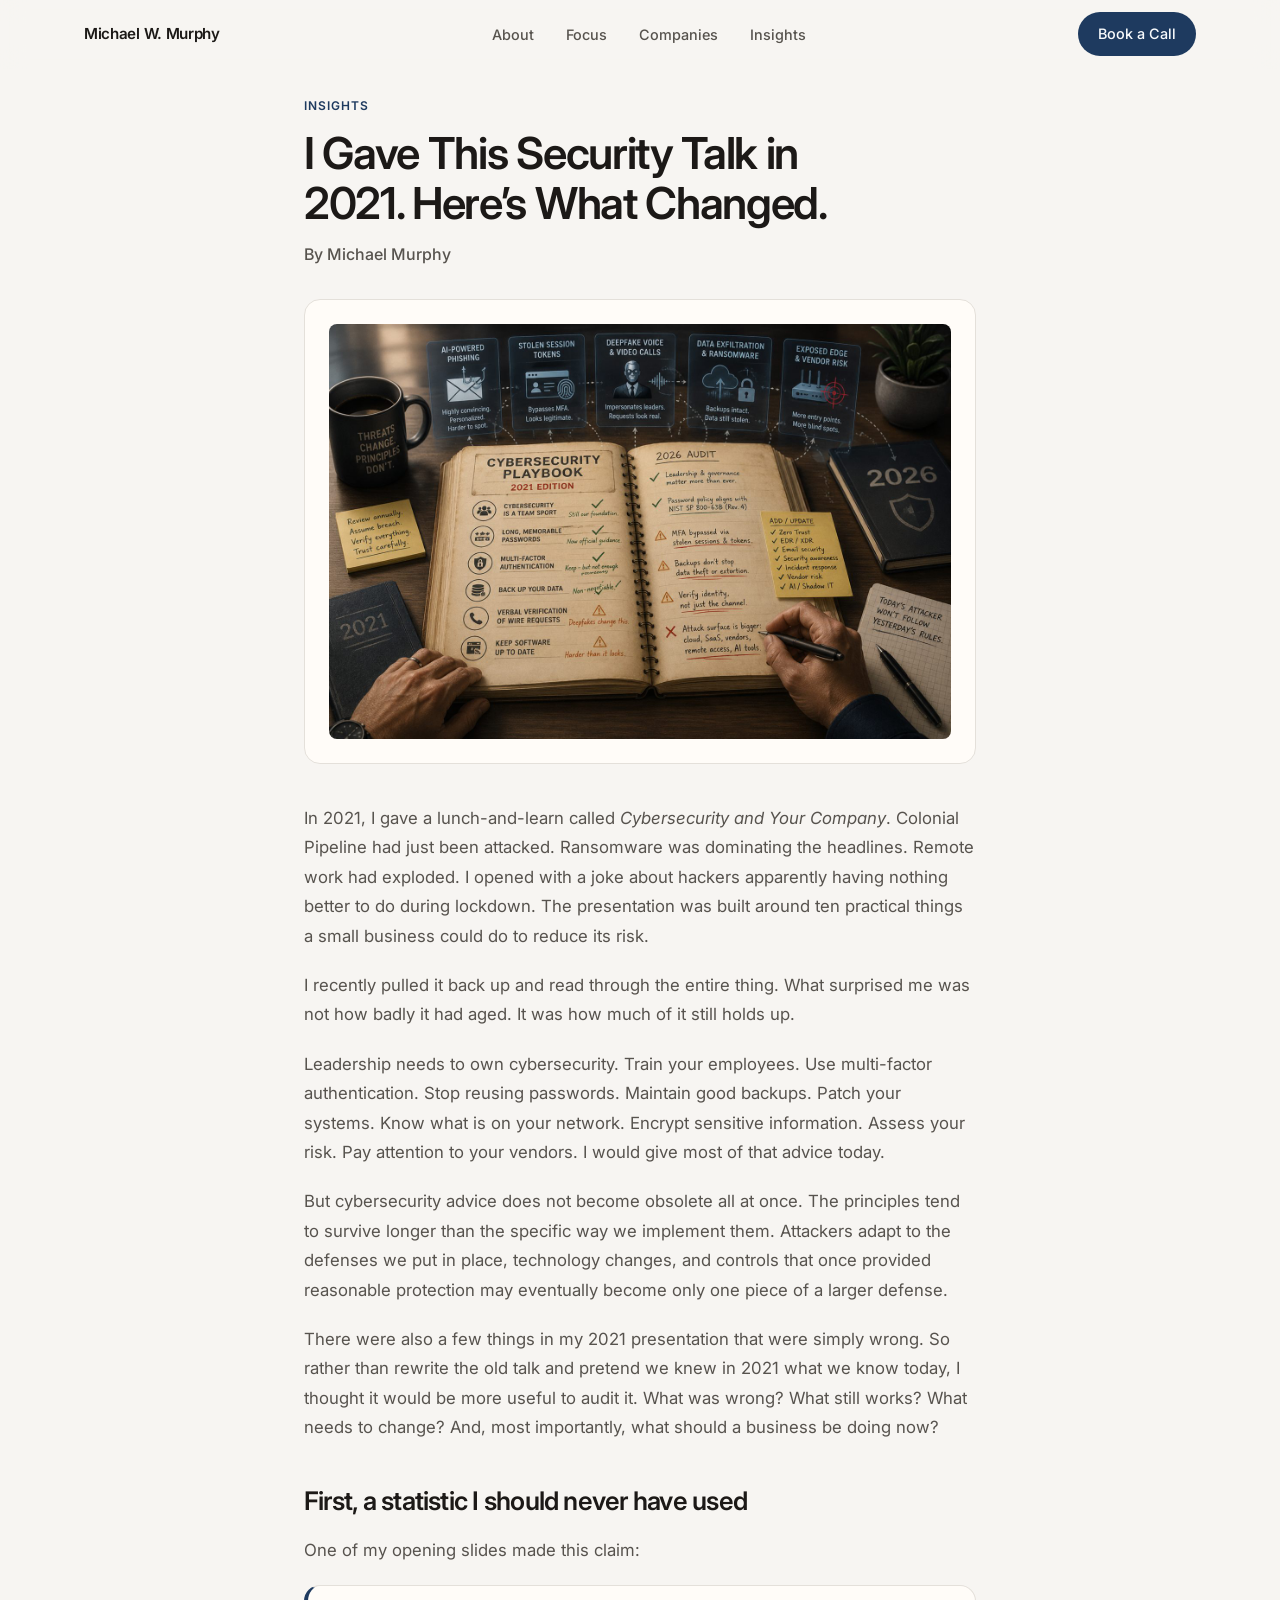
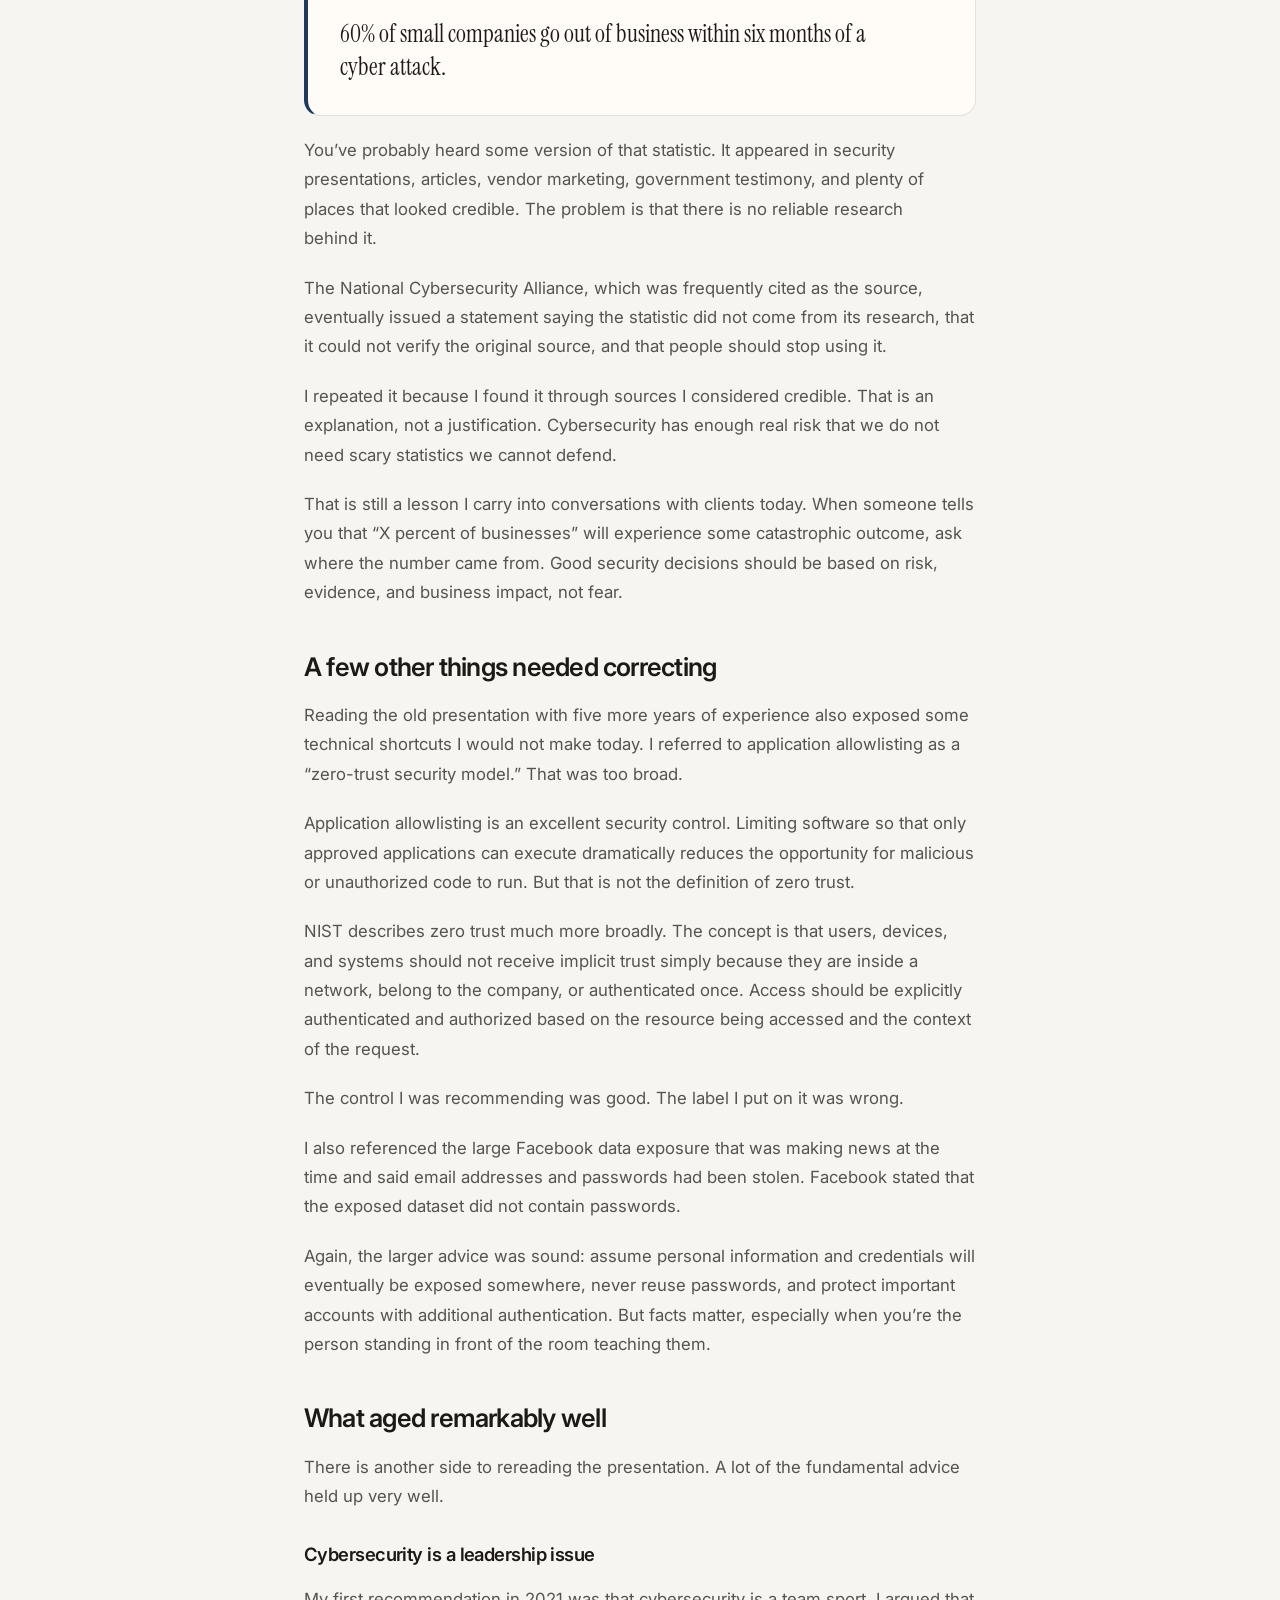
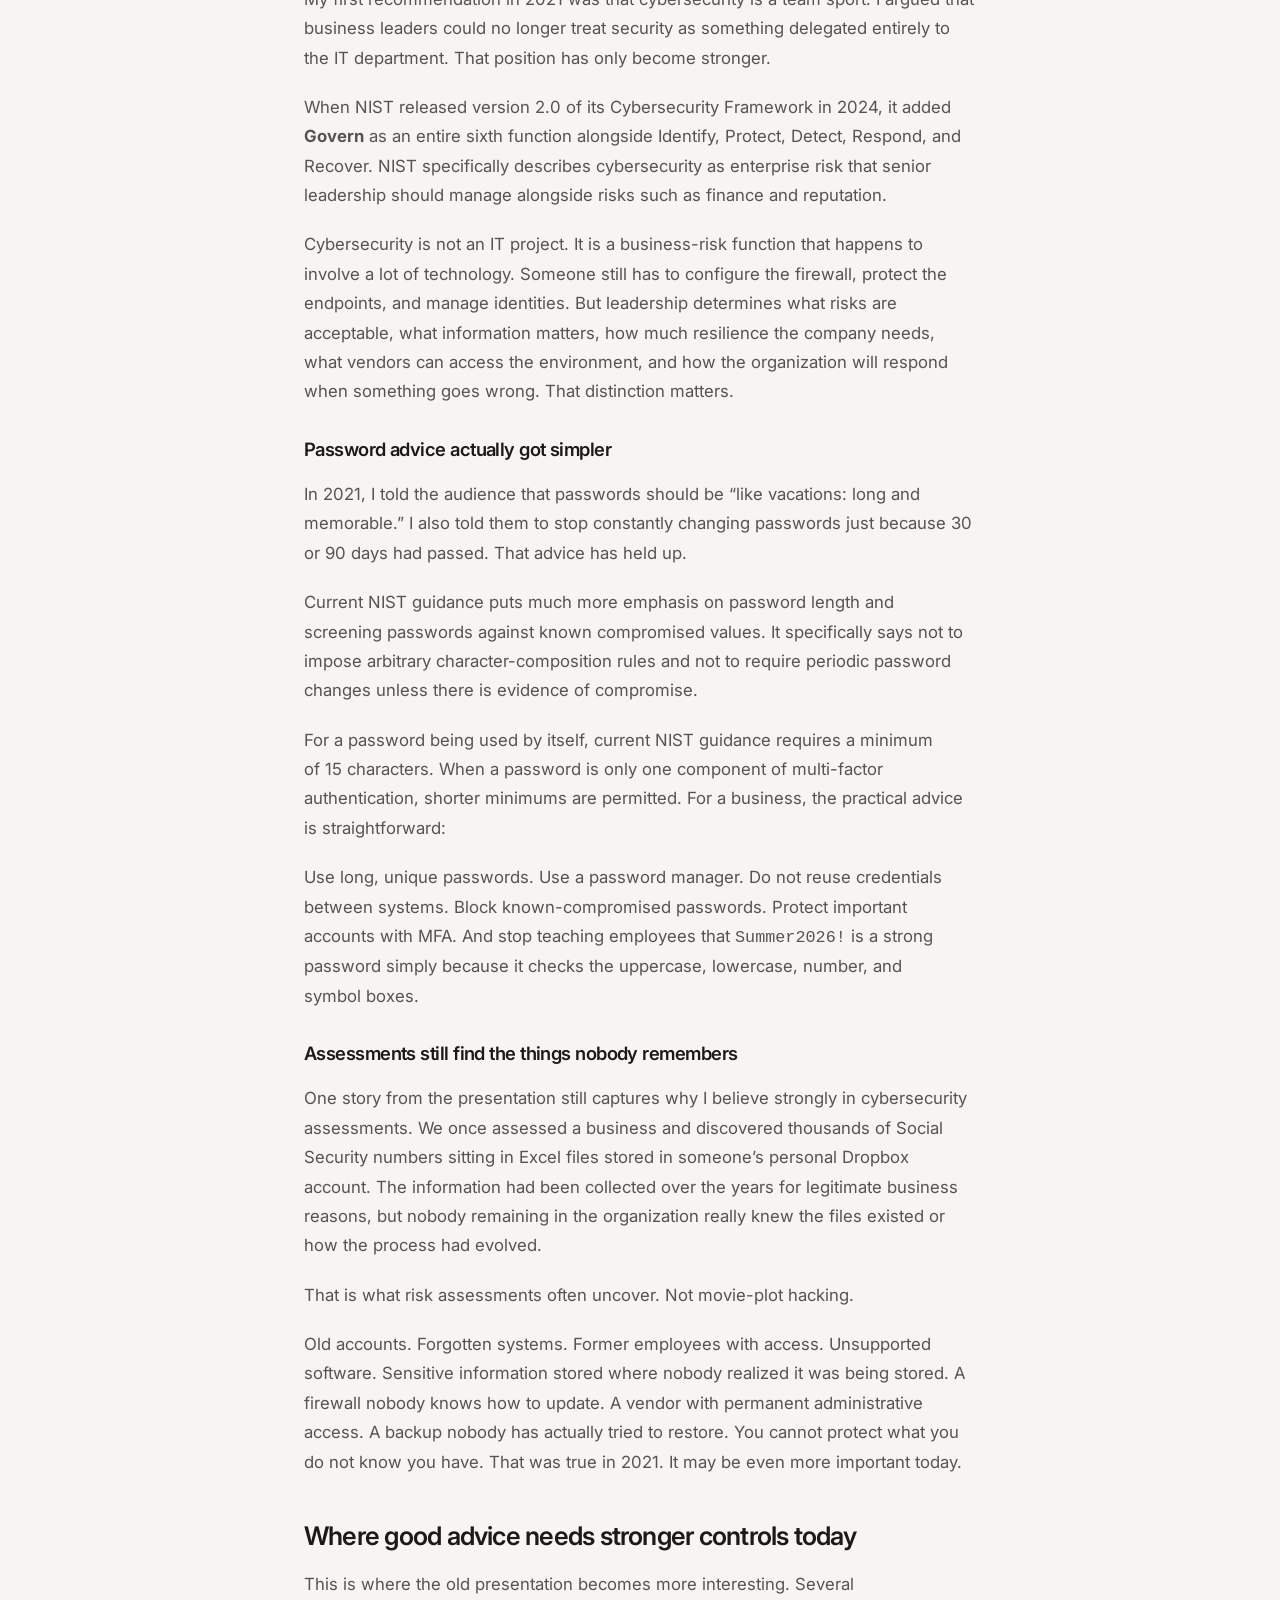
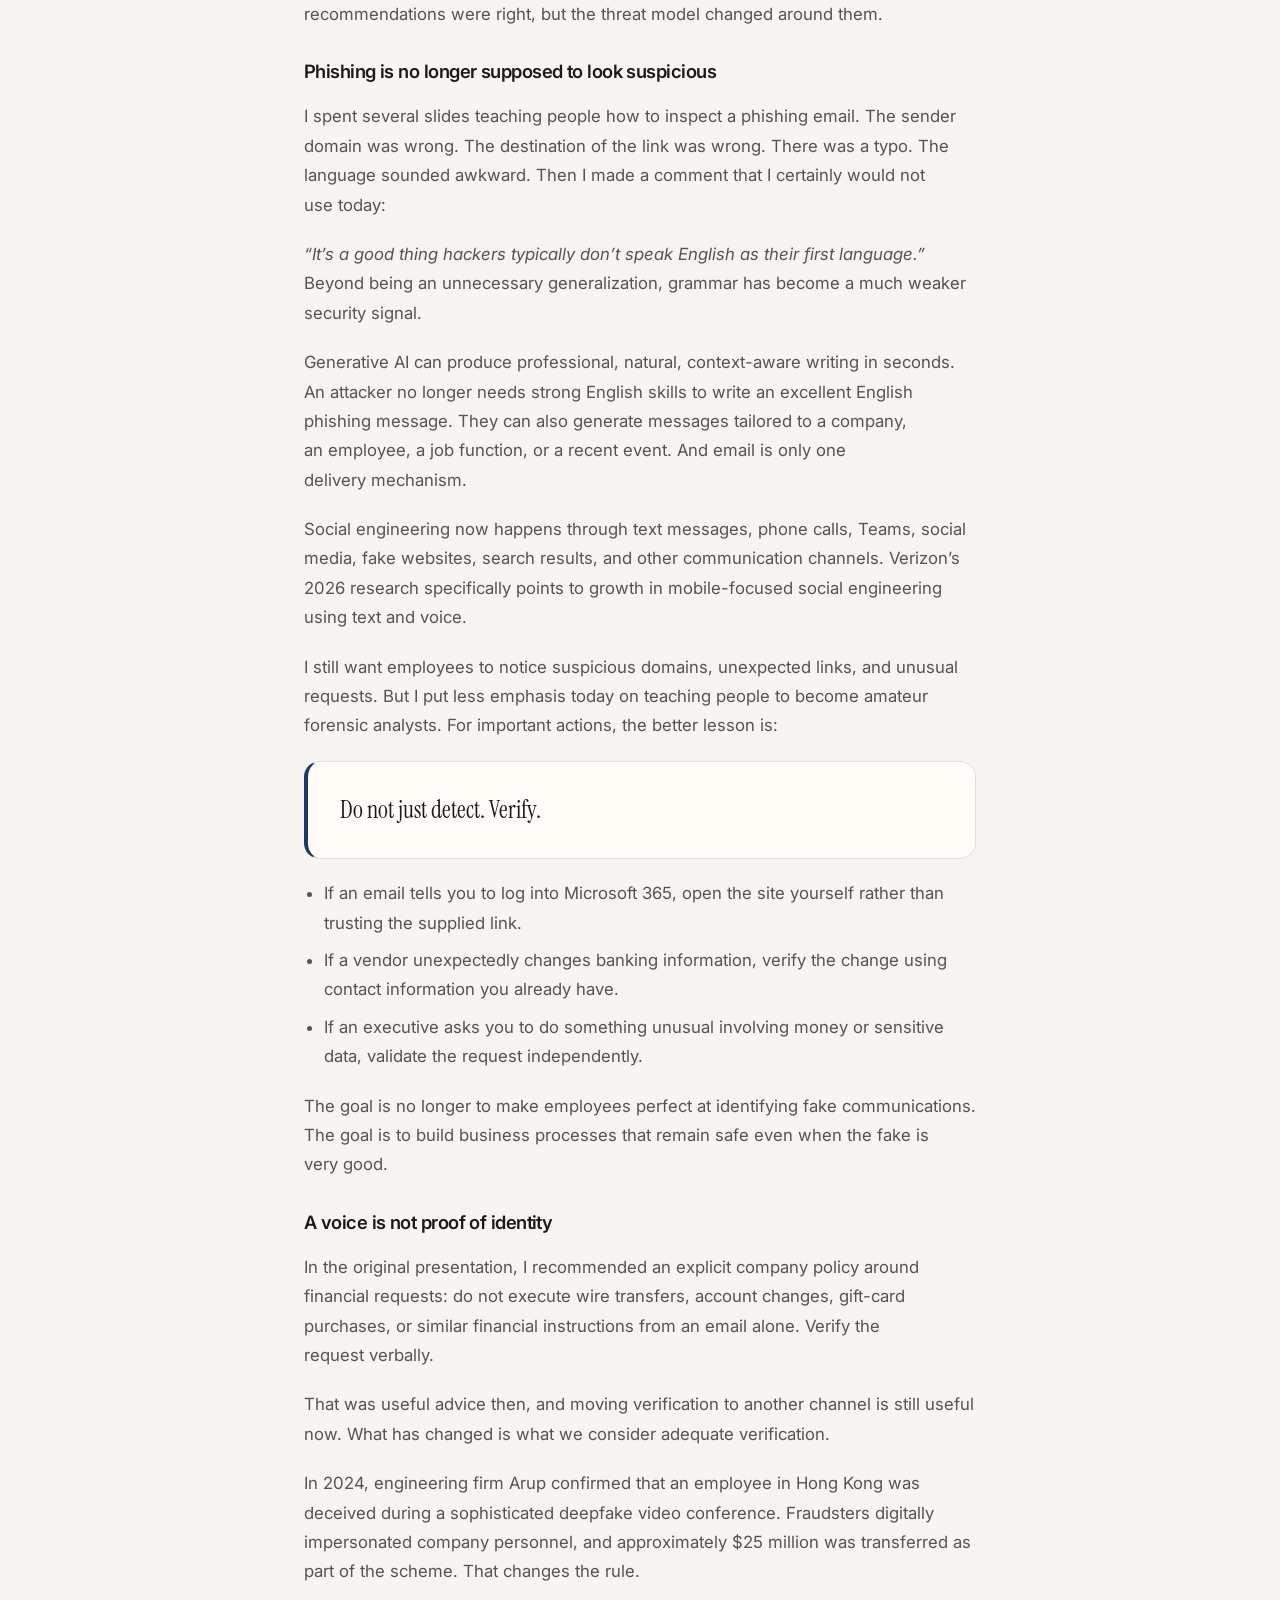
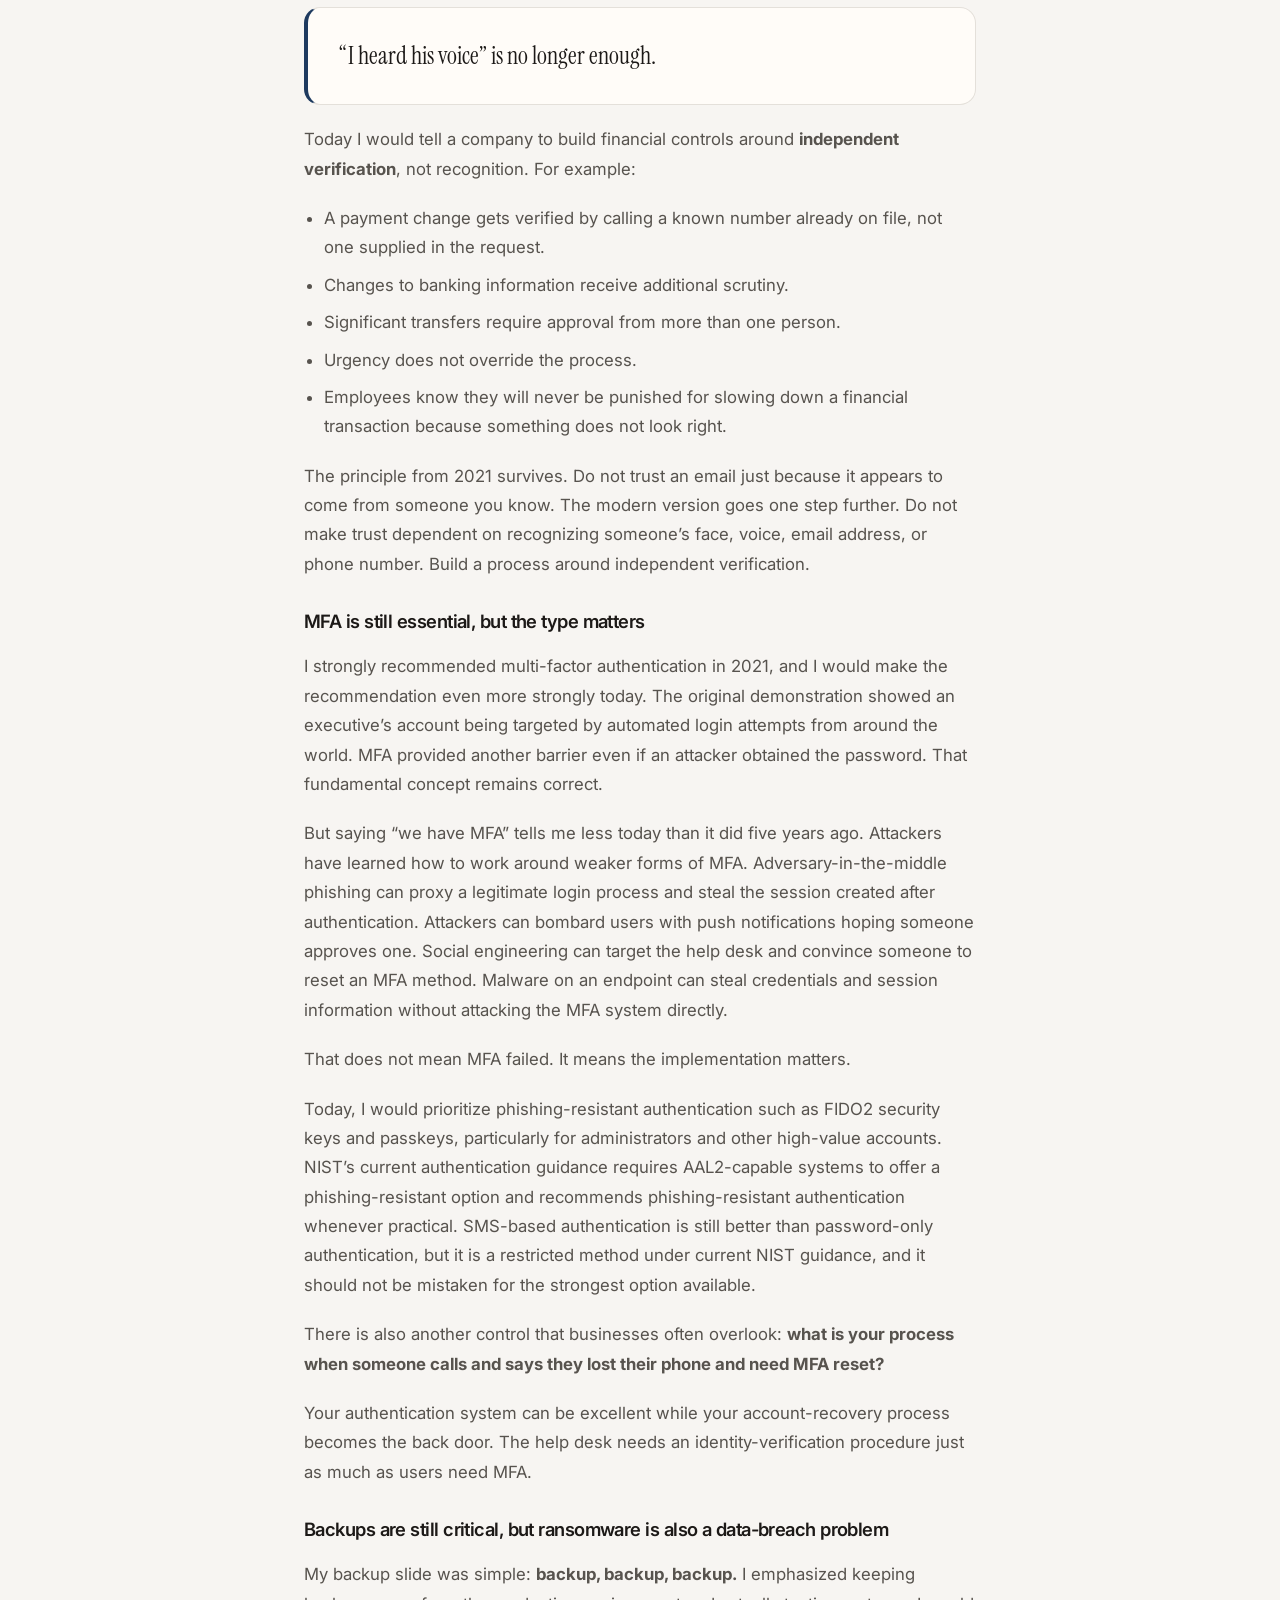
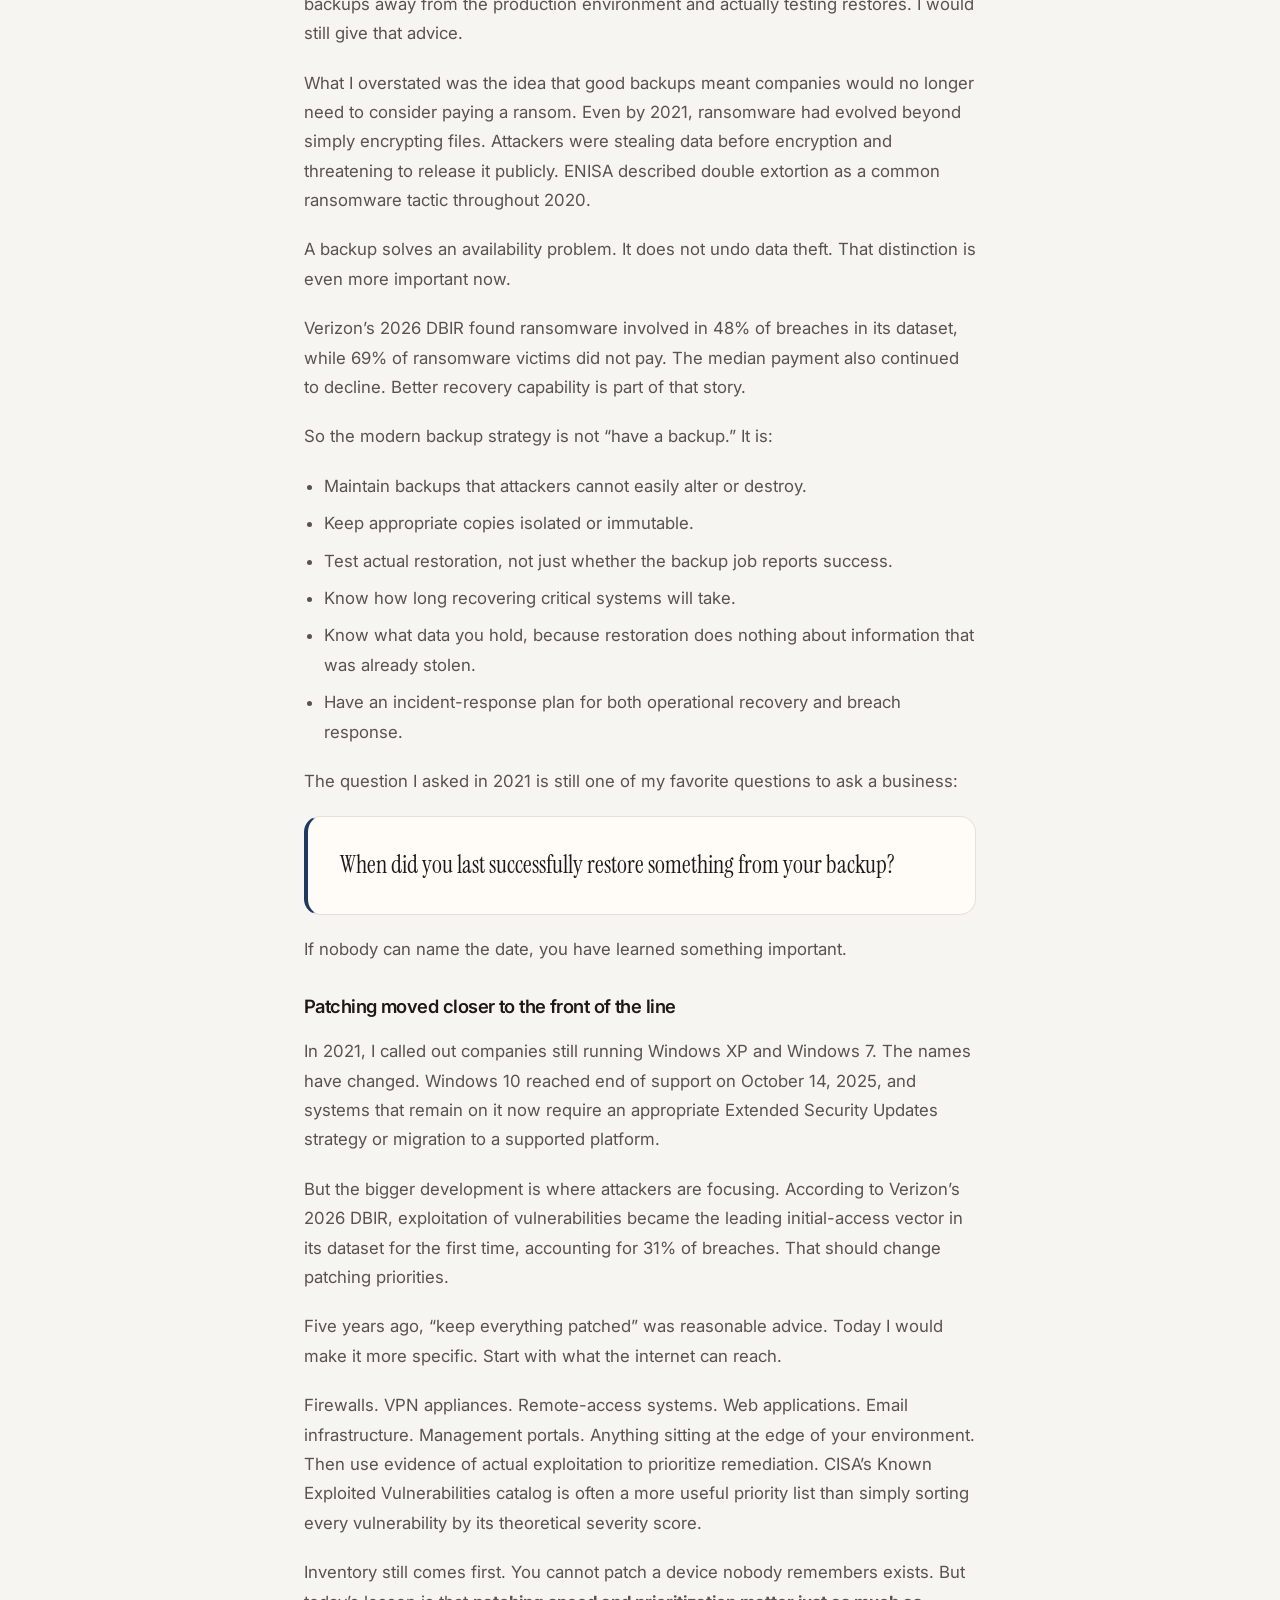
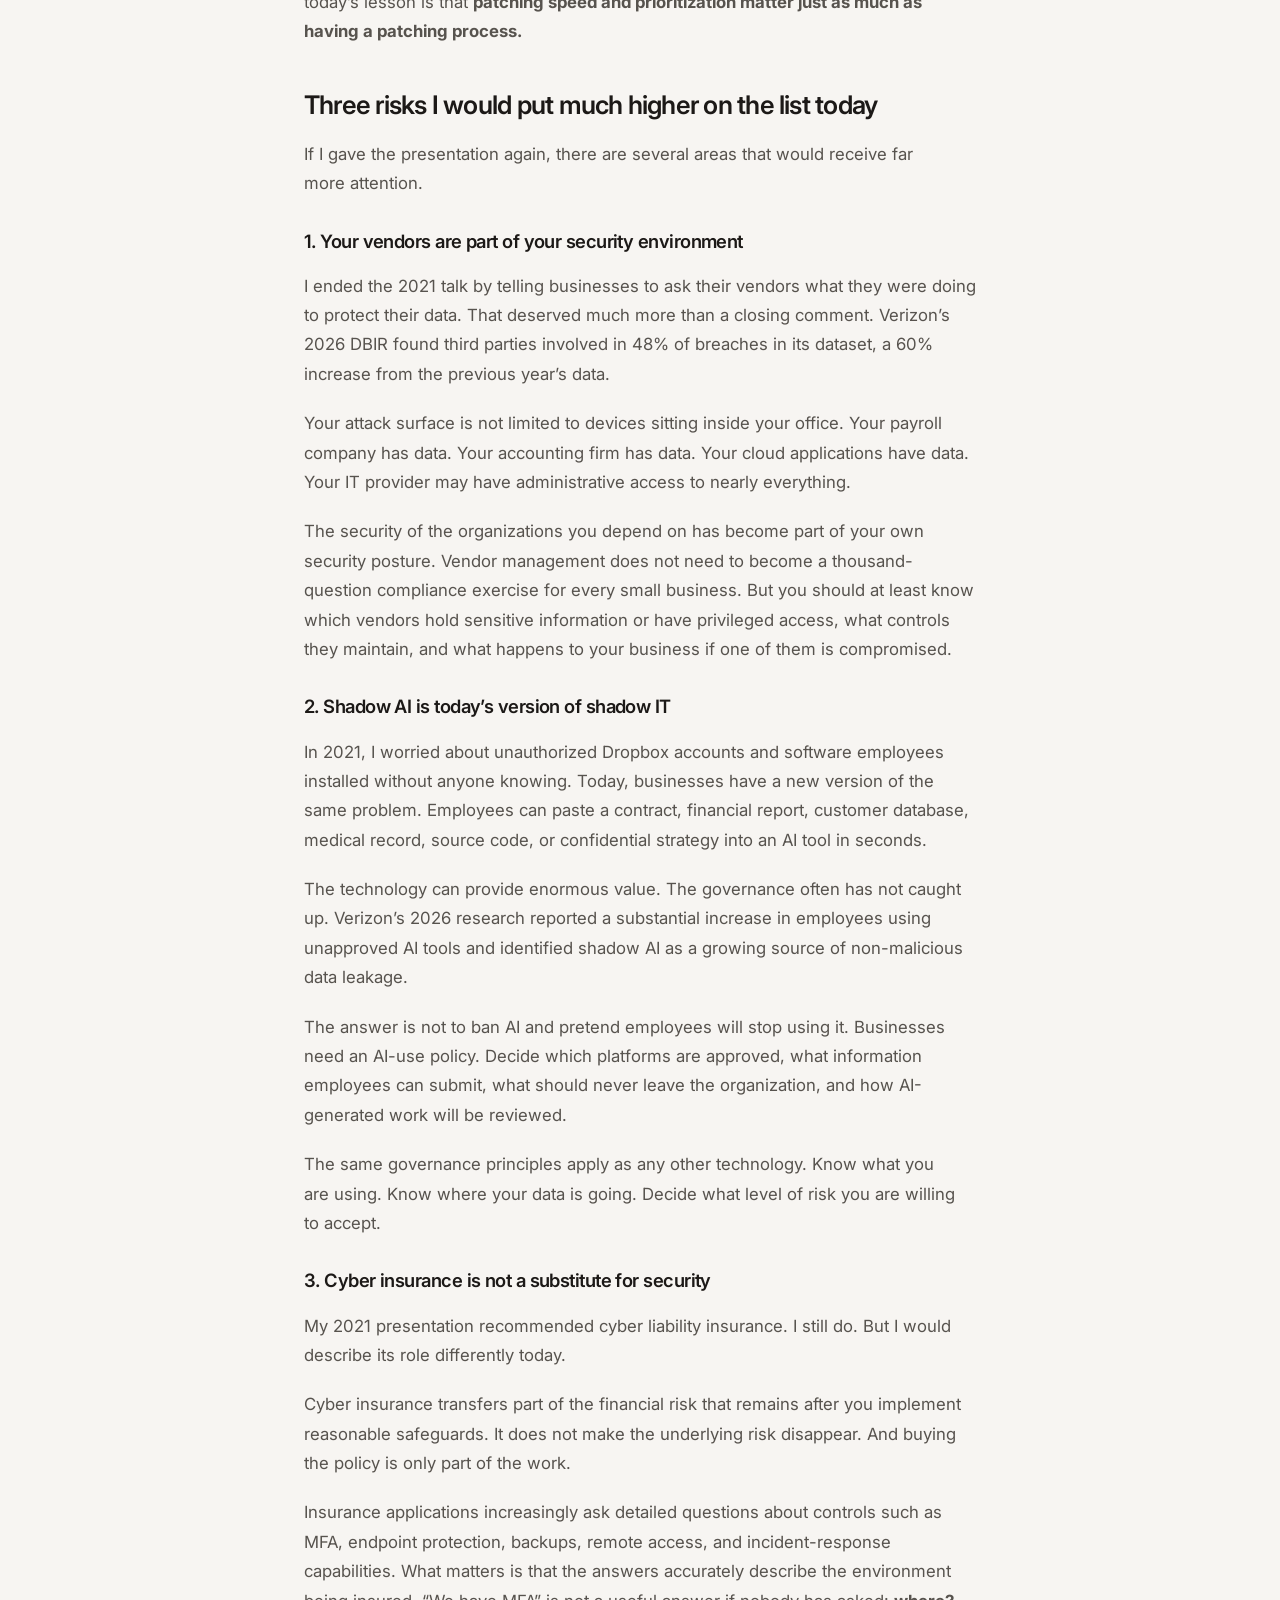
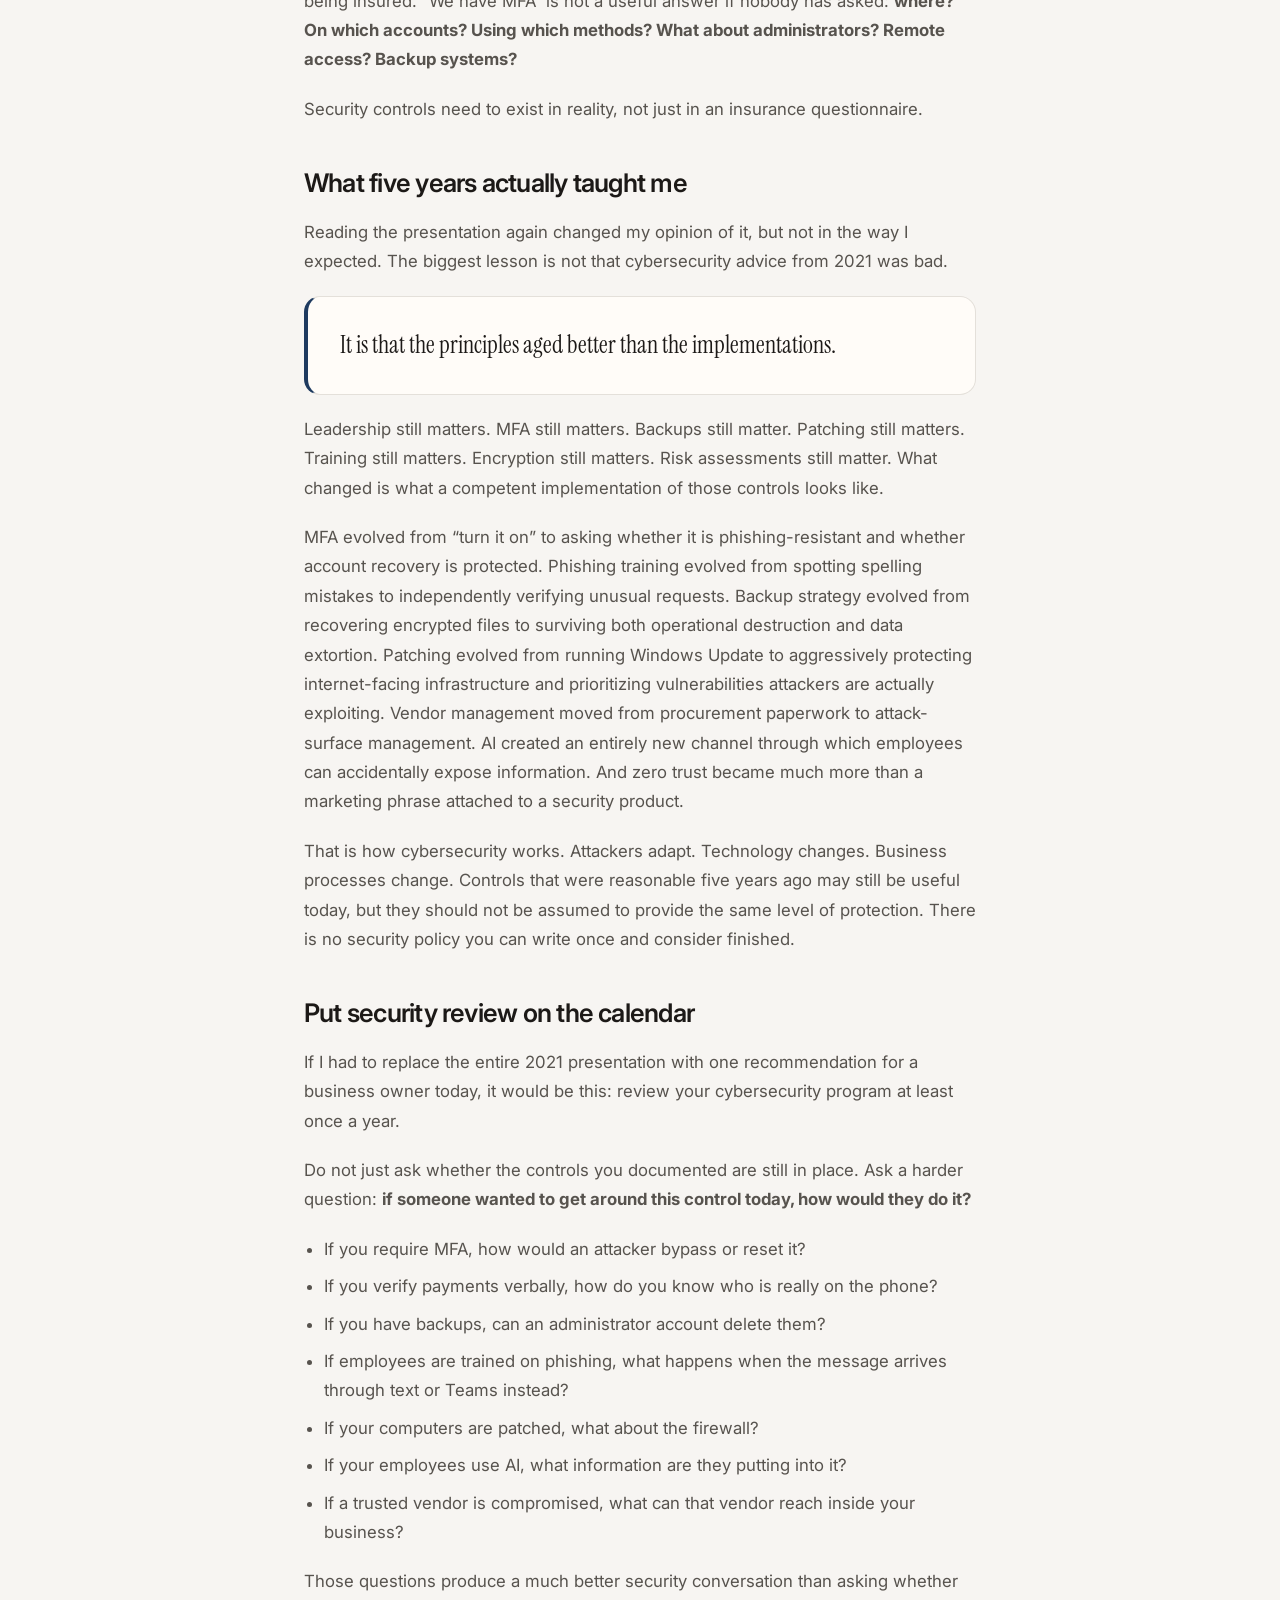
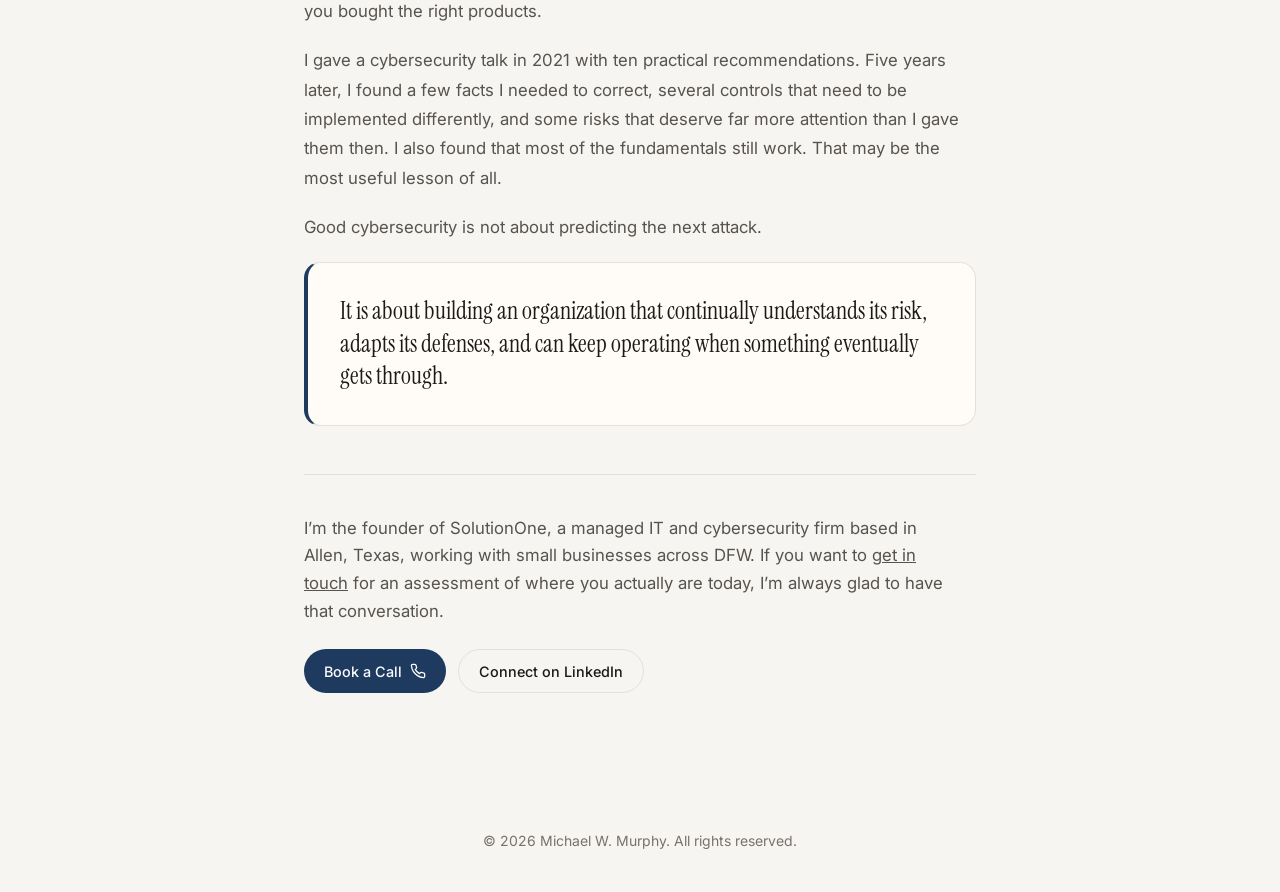
<file: insights/protecting-your-business-from-cyber-threats.html>
<!DOCTYPE html>
<html lang="en">
<head>
  <meta charset="utf-8" />
  <meta http-equiv="refresh" content="0; url=i-gave-this-security-talk-in-2021.html" />
  <link rel="canonical" href="https://michaelwmurphy.com/insights/i-gave-this-security-talk-in-2021.html" />
  <title>Redirecting… | Michael Murphy</title>
  <script>location.replace('i-gave-this-security-talk-in-2021.html');</script>
</head>
<body>
  <p>This article has been updated and moved. <a href="i-gave-this-security-talk-in-2021.html">Continue to the updated article</a>.</p>
</body>
</html>
</file>
<file: css/site.css>
:root {
  --bg: #f7f5f2;
  --surface: #fffcf8;
  --fg: #1c1917;
  --muted: #57534e;
  --subtle: #78716c;
  --border: #e4e0da;
  --accent: #1e3a5f;
  --accent-fg: #f8fafc;
  --accent-soft: #e8eef5;
  --accent-hover: #152a45;
  --so: #0050a0;
  --so-soft: #e8f1fa;
  --ate-gold: #c48414;
  --ate-soft: #fff6e4;
  --cardinal: #8b2a2e;
  --cardinal-soft: #f6eceb;
  --uv: #e8522a;
  --uv-soft: #fdeae2;
  --shc: #294635;
  --shc-soft: #eaf0ec;
  --logo-band: #ffffff;
  --radius: 1rem;
  --font: Inter, ui-sans-serif, system-ui, sans-serif;
  --serif: "Instrument Serif", Georgia, serif;
}

* { box-sizing: border-box; margin: 0; padding: 0; }
html { scroll-behavior: smooth; scroll-padding-top: 5.5rem; }
body {
  background: var(--bg);
  color: var(--fg);
  font-family: var(--font);
  line-height: 1.65;
  -webkit-font-smoothing: antialiased;
}
img { max-width: 100%; display: block; }
a { color: inherit; }
h1, h2, h3 { text-wrap: balance; letter-spacing: -0.03em; line-height: 1.15; }
p { text-wrap: pretty; }
button { font: inherit; cursor: pointer; background: none; border: none; color: inherit; }

.wrap { max-width: 72rem; margin: 0 auto; padding: 0 1.25rem; }
@media (min-width: 640px) { .wrap { padding: 0 1.5rem; } }

.nav {
  position: fixed; inset: 0 0 auto; z-index: 50;
  border-bottom: 1px solid transparent;
  background: color-mix(in srgb, var(--bg) 80%, transparent);
  backdrop-filter: blur(12px);
  transition: background-color .2s, border-color .2s;
}
.nav.scrolled {
  border-color: var(--border);
  background: color-mix(in srgb, var(--bg) 95%, transparent);
}
.nav-inner {
  max-width: 72rem; margin: 0 auto;
  height: 4.25rem;
  display: flex; align-items: center; justify-content: space-between;
  padding: 0 1.25rem;
}
.logo { font-weight: 600; font-size: 0.95rem; text-decoration: none; letter-spacing: -0.02em; }
.nav-links { display: none; gap: 2rem; list-style: none; }
.nav-links a { color: var(--muted); text-decoration: none; font-size: 0.9rem; font-weight: 500; }
.nav-links a:hover { color: var(--fg); }
.menu-btn { width: 2.75rem; height: 2.75rem; display: inline-flex; align-items: center; justify-content: center; border-radius: 0.5rem; }
.mobile-menu {
  position: fixed; inset: 0; z-index: 40; background: var(--bg);
  padding: 6rem 1.5rem 2rem; display: none; flex-direction: column; gap: 0.5rem;
}
.mobile-menu.open { display: flex; }
.mobile-menu a { min-height: 3rem; display: flex; align-items: center; font-size: 1.15rem; font-weight: 500; text-decoration: none; }
.nav-cta-desktop { display: none; }

@media (min-width: 768px) {
  .nav-links { display: flex; }
  .menu-btn { display: none; }
  .nav-cta-desktop { display: inline-flex; }
}

.btn {
  display: inline-flex; align-items: center; justify-content: center; gap: 0.5rem;
  min-height: 2.75rem; padding: 0 1.25rem; border-radius: 999px;
  font-size: 0.9rem; font-weight: 500; text-decoration: none;
  transition: background-color .15s, border-color .15s, transform .15s;
}
.btn:active { transform: scale(0.96); }
.btn-primary { background: var(--accent); color: var(--accent-fg); }
.btn-primary:hover { background: var(--accent-hover); }
.btn-outline { border: 1px solid var(--border); color: var(--fg); }
.btn-outline:hover { border-color: var(--muted); background: var(--surface); }

.hero {
  max-width: 72rem; margin: 0 auto;
  padding: 6rem 1.25rem 4rem;
  display: grid; gap: 2.5rem; align-items: center;
}
@media (min-width: 1024px) {
  .hero { grid-template-columns: 1.15fr 0.85fr; gap: 4rem; padding: 8rem 1.5rem 6rem; }
}
.bar { width: 3.5rem; height: 0.375rem; border-radius: 999px; background: var(--accent); margin-bottom: 1.25rem; }
.hero h1 { font-size: clamp(2.25rem, 5vw, 3.5rem); font-weight: 600; }
.tag { margin-top: 0.75rem; font-size: 1.15rem; font-weight: 500; color: var(--muted); }
.lede { margin-top: 1.5rem; max-width: 36rem; font-size: 1.05rem; color: var(--muted); }
.actions { margin-top: 2rem; display: flex; flex-wrap: wrap; gap: 0.75rem; }
.portrait { position: relative; width: 100%; max-width: 20rem; margin: 0 auto; }
@media (min-width: 1024px) { .portrait { margin-left: auto; max-width: 23rem; } }
.portrait img {
  width: 100%; height: auto; aspect-ratio: 4/5; object-fit: cover; object-position: center -4%;
  border-radius: 1rem; box-shadow: 0 20px 40px -12px rgb(28 25 23 / 0.35), 0 8px 16px -8px rgb(28 25 23 / 0.25);
}

.section { padding: 4rem 0; }
@media (min-width: 640px) { .section { padding: 6rem 0; } }
.label { font-size: 0.75rem; font-weight: 600; letter-spacing: 0.08em; text-transform: uppercase; color: var(--accent); }
.section h2 { margin-top: 0.75rem; font-size: clamp(1.75rem, 3vw, 2.25rem); font-weight: 600; }
.intro { margin-top: 1rem; max-width: 40rem; color: var(--muted); font-size: 1.05rem; }

.about-grid, .focus-grid, .company-grid, .insight-grid { margin-top: 2.5rem; display: grid; gap: 1rem; }
@media (min-width: 640px) { .focus-grid { grid-template-columns: 1fr 1fr; } }
@media (min-width: 768px) { .insight-grid { grid-template-columns: 1fr 1fr 1fr; } }
.company-grid { display: flex; flex-wrap: wrap; justify-content: center; }
.company-grid .venture { flex: 1 1 16rem; max-width: 20rem; }
@media (min-width: 1024px) { .about-grid { grid-template-columns: 1fr 1fr; gap: 4rem; } }

.about-copy { margin-top: 1.5rem; display: grid; gap: 1rem; color: var(--muted); }
.quote {
  align-self: start; background: var(--surface);
  border: 1px solid var(--border); border-left: 4px solid var(--accent);
  border-radius: 1rem; padding: 2rem;
}
.quote p { font-family: var(--serif); font-size: 1.5rem; line-height: 1.35; color: var(--fg); }
.quote footer { margin-top: 1.5rem; font-size: 0.9rem; font-weight: 500; color: var(--subtle); }

.band { background: var(--surface); border-top: 1px solid var(--border); border-bottom: 1px solid var(--border); }
.card {
  background: var(--bg); border: 1px solid var(--border); border-radius: 1rem; padding: 1.75rem;
}
.icon {
  width: 2.5rem; height: 2.5rem; border-radius: 10px;
  background: var(--accent-soft); color: var(--accent);
  display: flex; align-items: center; justify-content: center; margin-bottom: 1.25rem;
}
.card h3 { font-size: 1.15rem; font-weight: 600; }
.card p { margin-top: 0.5rem; color: var(--muted); font-size: 0.975rem; }

.venture {
  display: flex; flex-direction: column; overflow: hidden;
  border-radius: 1rem; border: 1px solid var(--border);
}
.venture.so { background: var(--so-soft); border-color: color-mix(in srgb, var(--so) 20%, var(--border)); }
.venture.ate { background: var(--ate-soft); border-color: color-mix(in srgb, var(--ate-gold) 25%, var(--border)); }
.venture.cardinal { background: var(--cardinal-soft); border-color: color-mix(in srgb, var(--cardinal) 20%, var(--border)); }
.venture.uv { background: var(--uv-soft); border-color: color-mix(in srgb, var(--uv) 20%, var(--border)); }
.venture.shc { background: var(--shc-soft); border-color: color-mix(in srgb, var(--shc) 20%, var(--border)); }
.venture-logo {
  height: 11rem; display: flex; align-items: center; justify-content: center;
  background: var(--logo-band); border-bottom: 1px solid var(--border); padding: 0 1.25rem;
}
.venture-logo img { object-fit: contain; max-width: 88%; }
.venture.so img { height: 3rem; }
.venture.ate img { height: 8rem; }
.venture.cardinal img { height: 9rem; }
.venture.uv img { height: 3.5rem; }
.venture.shc img { height: 3rem; }
.venture-body { padding: 1.5rem 1.75rem; display: flex; flex-direction: column; flex: 1; }
.kind { font-size: 0.75rem; font-weight: 600; letter-spacing: 0.08em; text-transform: uppercase; }
.venture.so .kind, .venture.so .ext { color: var(--so); }
.venture.ate .kind, .venture.ate .ext { color: var(--ate-gold); }
.venture.cardinal .kind, .venture.cardinal .ext { color: var(--cardinal); }
.venture.uv .kind, .venture.uv .ext { color: var(--uv); }
.venture.shc .kind, .venture.shc .ext { color: var(--shc); }
.venture h3 { margin-top: 0.5rem; font-size: 1.25rem; font-weight: 600; }
.venture-body > p:last-of-type { margin-top: 0.75rem; flex: 1; color: var(--muted); font-size: 0.9rem; }
.ext {
  margin-top: 1.5rem; display: inline-flex; align-items: center; gap: 0.4rem;
  min-height: 2.75rem; font-size: 0.9rem; font-weight: 500; text-decoration: none;
}

.insight .meta { font-size: 0.8rem; font-weight: 500; color: var(--subtle); }
.insight h3 { margin-top: 0.75rem; }
.note { margin-top: 2.5rem; text-align: center; color: var(--subtle); font-size: 0.9rem; }

a.insight-published {
  text-decoration: none; display: flex; flex-direction: column;
  transition: border-color .15s, background-color .15s;
}
a.insight-published:hover { border-color: var(--muted); background: var(--surface); }
a.insight-published .meta {
  color: var(--accent); font-weight: 600; letter-spacing: 0.04em; text-transform: uppercase;
}
a.insight-published .read-link {
  margin-top: 1rem; display: inline-flex; align-items: center; gap: 0.4rem;
  color: var(--accent); font-size: 0.875rem; font-weight: 600;
}
a.insight-published:hover .read-link { color: var(--accent-hover); }

.skip-link {
  position: absolute; left: -9999px; top: 0; z-index: 100;
  background: var(--accent); color: var(--accent-fg);
  padding: 0.75rem 1.25rem; border-radius: 0 0 0.5rem 0;
  font-size: 0.9rem; font-weight: 500; text-decoration: none;
}
.skip-link:focus { left: 0; }

.article-wrap { max-width: 45rem; margin: 0 auto; }
.article-wrap h1 { margin-top: 0.75rem; font-size: clamp(1.75rem, 4vw, 2.75rem); font-weight: 600; }
.byline { margin-top: 0.75rem; color: var(--muted); font-weight: 500; }
.article-hero {
  margin-top: 2rem; display: flex; justify-content: center;
  background: var(--surface); border: 1px solid var(--border); border-radius: 1rem; padding: 1.5rem;
}
.article-hero img { width: 100%; max-width: 30rem; height: auto; }
.article-hero.wide img { max-width: 100%; border-radius: 0.5rem; }
.article-body { margin-top: 2.5rem; display: grid; gap: 1.25rem; font-size: 1.05rem; line-height: 1.75; }
.article-body p { color: var(--muted); }
.article-body ul { margin-left: 1.25rem; display: grid; gap: 0.5rem; }
.article-body li { color: var(--muted); }
.article-body .quote p { color: var(--fg); }
.article-body h2 { margin-top: 1.5rem; font-size: clamp(1.35rem, 2.5vw, 1.6rem); font-weight: 600; color: var(--fg); }
.article-body h3 { margin-top: 0.75rem; font-size: 1.15rem; font-weight: 600; color: var(--fg); }
.article-cta { margin-top: 3rem; padding-top: 2.5rem; border-top: 1px solid var(--border); }
.article-cta p { color: var(--muted); font-size: 1.05rem; }
.article-cta .actions { margin-top: 1.5rem; }

.connect { background: var(--so-soft); border-bottom: 1px solid var(--border); text-align: center; }
.connect .intro { margin-left: auto; margin-right: auto; }
.connect .actions { justify-content: center; }

.footer { padding: 2.5rem 0; text-align: center; color: var(--subtle); font-size: 0.875rem; }

@media (prefers-reduced-motion: reduce) {
  html { scroll-behavior: auto; }
  .hero-stagger { animation: none !important; opacity: 1 !important; }
}
@keyframes fade-up {
  from { opacity: 0; transform: translateY(12px); }
  to { opacity: 1; transform: none; }
}
.hero-stagger { opacity: 0; animation: fade-up .5s cubic-bezier(0.22,1,0.36,1) forwards; }
.hero-stagger:nth-child(1) { animation-delay: 40ms; }
.hero-stagger:nth-child(2) { animation-delay: 120ms; }
.hero-stagger:nth-child(3) { animation-delay: 200ms; }
.hero-stagger:nth-child(4) { animation-delay: 280ms; }
.hero-stagger:nth-child(5) { animation-delay: 320ms; }
</file>
